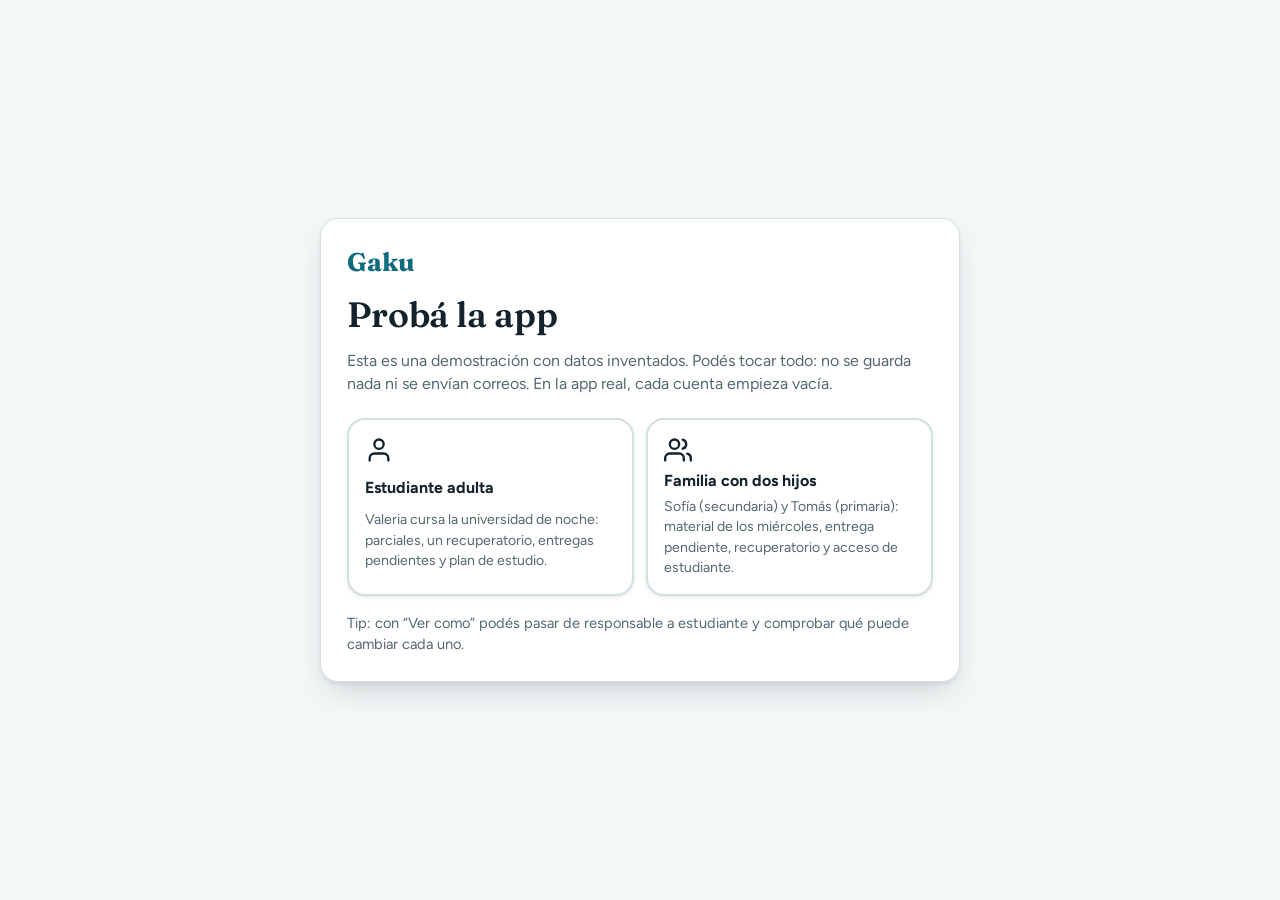
<file: demo.html>
<!doctype html><html lang="es"><head><meta charset="utf-8"><meta name="viewport" content="width=device-width, initial-scale=1, viewport-fit=cover"><title>Gaku — demo</title><style>@font-face{font-family:Fraunces;font-style:normal;font-weight:100 900;font-display:swap;src:url([data-uri]) format('woff2')}@font-face{font-family:Figtree;font-style:normal;font-weight:300 900;font-display:swap;src:url([data-uri]) format('woff2')}
:root {
  --bg: #f4f7f8; --surface: #fff; --surface2: #eaf0f2; --ink: #14232b; --muted: #55676f; --line: #d3dfe3;
  --accent: #0f6b7d; --accent-ink: #fff; --accent-soft: #d8edf1; --accent2: #3f8f6b;
  --ok: #276f4d; --warn: #8f5500; --bad: #b0372b; --info: #28589f;
  --s0: #0f6b7d; --s1: #3f8f6b; --s2: #b9740f; --s3: #a04a8f; --s4: #4a6fc4; --s5: #c0503f; --s6: #6b8e23; --s7: #7a5c3e;
  --shadow: 0 1px 2px rgba(20, 35, 43, .06), 0 8px 24px rgba(20, 35, 43, .08);
  --r: 14px; --fs: 16px; color-scheme: light;
}
:root[data-pal=plum] { --bg: #faf6f9; --surface2: #f3eaf1; --ink: #2a1830; --muted: #6a5470; --line: #e5d6e2; --accent: #7b3f8f; --accent-soft: #eddcf2; --accent2: #c46f8d; }
:root[data-mode=dark] { --bg: #0e171c; --surface: #15232a; --surface2: #1c2d36; --ink: #e8f1f4; --muted: #9db1ba; --line: #29414c; --accent: #5cc0d2; --accent-ink: #06222a; --accent-soft: #17353d; --accent2: #6cc79a; --ok: #7fd3a8; --warn: #f2b55e; --bad: #ff9486; --info: #92b8f6; --s0: #4fbfd4; --s1: #6cc79a; --s2: #e3a23f; --s3: #d98ac8; --s4: #86a5ee; --s5: #ec8575; --s6: #a7c95a; --s7: #c4a07a; --shadow: 0 1px 2px rgba(0, 0, 0, .3), 0 8px 24px rgba(0, 0, 0, .3); color-scheme: dark; }
:root[data-mode=dark][data-pal=plum] { --bg: #1a1020; --surface: #251831; --surface2: #2f2040; --ink: #f4e9f7; --muted: #bba5c3; --line: #43305a; --accent: #d7a1ee; --accent-ink: #2a1033; --accent-soft: #3a2550; --accent2: #f0a3bd; }
:root[data-ts=s] { --fs: 14.5px; } :root[data-ts=l] { --fs: 18px; } :root[data-ts=xl] { --fs: 20px; }
@media (prefers-reduced-motion: reduce) { *, *::before, *::after { animation-duration: .001ms !important; transition-duration: .001ms !important; scroll-behavior: auto !important; } }

*, *::before, *::after { box-sizing: border-box; }
html { font-size: var(--fs); -webkit-text-size-adjust: 100%; }
body { margin: 0; background: var(--bg); color: var(--ink); font-family: Figtree, system-ui, -apple-system, 'Segoe UI', Roboto, sans-serif; line-height: 1.45; min-height: 100vh; }
body.noscroll { overflow: hidden; }
h1, h2, h3, h4 { font-family: Fraunces, Georgia, serif; font-weight: 600; margin: 0; line-height: 1.2; text-wrap: balance; letter-spacing: -.01em; }
h1 { font-size: 1.7rem; } h2 { font-size: 1.15rem; } h3 { font-size: 1.1rem; } h4 { font-size: .95rem; margin: .8rem 0 .3rem; }
p { margin: 0 0 .6rem; } a { color: var(--accent); }
button, input, select, textarea { font: inherit; color: inherit; }
button { cursor: pointer; }
:focus-visible { outline: 3px solid var(--accent); outline-offset: 2px; border-radius: 6px; }
.muted { color: var(--muted); } .small { font-size: .85rem; } .sp { flex: 1; } .center { justify-content: center; }
.skip { position: absolute; left: -999px; top: 0; background: var(--accent); color: var(--accent-ink); padding: .5rem 1rem; z-index: 100; } .skip:focus { left: 8px; top: 8px; }
code { background: var(--surface2); padding: .1em .4em; border-radius: 6px; }

/* botones */
.btn { display: inline-flex; align-items: center; justify-content: center; gap: .4rem; min-height: 40px; padding: .45rem .9rem; border-radius: 10px; border: 1px solid var(--line); background: var(--surface); text-decoration: none; color: var(--ink); font-weight: 600; font-size: .92rem; transition: background .15s, border-color .15s; }
.btn:hover { border-color: var(--accent); }
.btn.primary { background: var(--accent); color: var(--accent-ink); border-color: var(--accent); }
.btn.primary:hover { filter: brightness(1.08); }
.btn.danger { background: var(--bad); color: #fff; border-color: var(--bad); }
.btn.danger-o { color: var(--bad); border-color: color-mix(in srgb, var(--bad) 50%, var(--line)); }
.btn.ghost { border-color: transparent; background: transparent; color: var(--accent); }
.btn.block { width: 100%; } .btn.sm { min-height: 34px; padding: .25rem .65rem; font-size: .85rem; } .btn.lg { min-height: 52px; padding: .6rem 1.6rem; font-size: 1.05rem; }
.btn[disabled] { opacity: .5; cursor: not-allowed; }
.ib { display: inline-grid; place-items: center; width: 40px; height: 40px; border-radius: 10px; border: 0; background: transparent; color: var(--ink); } .ib:hover { background: var(--surface2); }
.ib.sm { width: 32px; height: 32px; } .ib.xs { width: 22px; height: 22px; border-radius: 6px; } .ib.on { color: var(--accent); background: var(--accent-soft); }
.btnrow { display: flex; gap: .5rem; align-items: center; margin-top: .8rem; flex-wrap: wrap; } .btnrow.wrap { flex-wrap: wrap; }
.chips { display: flex; flex-wrap: wrap; gap: .4rem; }
.chip { display: inline-flex; align-items: center; gap: .3rem; min-height: 34px; padding: .2rem .75rem; border-radius: 999px; border: 1px solid var(--line); background: var(--surface); font-size: .88rem; text-decoration: none; color: var(--ink); }
.chip.on { background: var(--accent-soft); border-color: var(--accent); color: var(--ink); font-weight: 600; }
.pill { display: inline-flex; align-items: center; gap: .25rem; padding: .08rem .55rem; border-radius: 999px; font-size: .76rem; font-weight: 600; background: var(--surface2); color: var(--ink); white-space: nowrap; }
.pill.ok { background: color-mix(in srgb, var(--ok) 15%, var(--surface)); color: var(--ok); } .pill.warn { background: color-mix(in srgb, var(--warn) 16%, var(--surface)); color: var(--warn); }
.pill.bad { background: color-mix(in srgb, var(--bad) 14%, var(--surface)); color: var(--bad); } .pill.info { background: color-mix(in srgb, var(--info) 14%, var(--surface)); color: var(--info); }
.stag { display: inline-flex; align-items: center; gap: .35rem; font-size: .8rem; color: var(--muted); } .stag i { width: 9px; height: 9px; border-radius: 3px; display: inline-block; }
.tag { font-size: .78rem; color: var(--muted); display: inline-flex; align-items: center; gap: .15rem; }
.warnbox { display: flex; gap: .4rem; align-items: flex-start; padding: .6rem .8rem; border-radius: 10px; background: color-mix(in srgb, var(--warn) 13%, var(--surface)); color: var(--ink); border: 1px solid color-mix(in srgb, var(--warn) 40%, var(--line)); font-size: .9rem; margin: .5rem 0; }
.okmsg { color: var(--ok); font-weight: 600; display: flex; gap: .3rem; align-items: center; } .err { color: var(--bad); font-weight: 600; }
.hint { font-size: .8rem; color: var(--muted); margin: .25rem 0 0; }

/* layout */
.app { min-height: 100vh; display: grid; grid-template-columns: 1fr; }
.col { min-width: 0; display: flex; flex-direction: column; }
.rail { display: none; }
.top { position: sticky; top: 0; z-index: 20; display: flex; align-items: center; gap: .4rem; padding: .5rem max(14px, env(safe-area-inset-right)) .5rem max(14px, env(safe-area-inset-left)); background: color-mix(in srgb, var(--bg) 92%, transparent); backdrop-filter: blur(8px); border-bottom: 1px solid var(--line); }
.brand { display: flex; align-items: center; gap: .55rem; font-family: Fraunces, serif; font-weight: 700; font-size: 1.05rem; }
.logo { display: none; }
.who { min-width: 0; } .whoname { font-weight: 600; color: var(--muted); }
.stu { display: flex; gap: .3rem; overflow-x: auto; } .stub { display: inline-flex; align-items: center; gap: .4rem; border: 1px solid var(--line); background: var(--surface); border-radius: 999px; padding: .15rem .7rem .15rem .2rem; min-height: 36px; } .stub.on { background: var(--accent-soft); border-color: var(--accent); font-weight: 700; }
.ini { display: inline-grid; place-items: center; width: 28px; height: 28px; border-radius: 50%; background: var(--accent); color: var(--accent-ink); font-size: .72rem; font-weight: 700; }
.avatar { width: 38px; height: 38px; border-radius: 50%; border: 0; background: var(--accent-soft); color: var(--accent); font-weight: 700; }
.savest { font-size: .78rem; color: var(--muted); white-space: nowrap; } .savest.ok::before { content: '✓ '; } .savest.bad { color: var(--bad); font-weight: 700; }
.view { flex: 1; padding: 1rem max(16px, env(safe-area-inset-right)) 120px max(16px, env(safe-area-inset-left)); width: 100%; max-width: 1180px; margin: 0 auto; outline: none; }
.bottom { position: fixed; left: 0; right: 0; bottom: 0; z-index: 30; display: grid; grid-template-columns: repeat(5, 1fr); background: var(--surface); border-top: 1px solid var(--line); padding-bottom: env(safe-area-inset-bottom, 0); }
.nl { display: flex; flex-direction: column; align-items: center; gap: 2px; padding: .5rem .2rem; text-decoration: none; color: var(--muted); font-size: .72rem; font-weight: 600; min-height: 56px; justify-content: center; }
.nl.on { color: var(--accent); } .nl.on svg { stroke-width: 2.6; }
.fab { position: fixed; right: max(16px, env(safe-area-inset-right)); bottom: calc(72px + env(safe-area-inset-bottom, 0)); z-index: 31; width: 56px; height: 56px; border-radius: 18px; border: 0; background: var(--accent); color: var(--accent-ink); box-shadow: var(--shadow); display: grid; place-items: center; }
.m-only { display: flex; }
@media (min-width: 760px) {
  .app { grid-template-columns: 220px 1fr; }
  .rail { display: flex; flex-direction: column; gap: 1rem; position: sticky; top: 0; height: 100vh; padding: 1rem .8rem; border-right: 1px solid var(--line); background: var(--surface); overflow-y: auto; }
  .rail nav { display: flex; flex-direction: column; gap: 2px; } .rail hr { border: 0; border-top: 1px solid var(--line); margin: .5rem 0; width: 100%; }
  .rail .nl { flex-direction: row; gap: .7rem; padding: .55rem .7rem; border-radius: 10px; font-size: .92rem; min-height: 42px; justify-content: flex-start; } .rail .nl.on { background: var(--accent-soft); }
  .rail-foot { margin-top: auto; }
  .bottom, .fab, .m-only { display: none; }
  .view { padding-bottom: 60px; }
}
.demo .rail { top: 38px; height: calc(100vh - 38px); }
.demobar { display: flex; align-items: center; gap: .6rem; flex-wrap: wrap; padding: .35rem 1rem; background: var(--warn); color: #fff; font-size: .82rem; position: sticky; top: 0; z-index: 40; grid-column: 1 / -1; }
:root[data-mode=dark] .demobar { color: #1a1200; }
.demobar .btn { min-height: 28px; padding: .1rem .6rem; color: var(--ink); } .demobar select { border-radius: 8px; padding: .1rem .3rem; background: var(--surface); color: var(--ink); border: 1px solid var(--line); }
@media (max-width: 520px) { .dtxt { display: none; } }
.demo .top { top: 38px; } @media (max-width: 520px) { .demo .top { top: 0; } .demobar { position: static; } }

/* páginas */
.page-h { display: flex; align-items: center; justify-content: space-between; gap: .6rem; margin-bottom: .8rem; flex-wrap: wrap; }
.kicker { font-size: .85rem; color: var(--muted); font-weight: 600; margin: 0 0 2px; }
.sec { margin: 1.4rem 0; } .sec-h { display: flex; align-items: center; justify-content: space-between; gap: .5rem; margin-bottom: .4rem; padding-bottom: .35rem; border-bottom: 1px solid var(--line); flex-wrap: wrap; }
.lnk { font-size: .85rem; font-weight: 600; }
.banner { display: flex; align-items: center; gap: .6rem; padding: .7rem .9rem; border-radius: 12px; background: var(--accent-soft); margin: .6rem 0; } .banner.help { background: color-mix(in srgb, var(--warn) 14%, var(--surface)); } .banner .btn { margin-left: auto; }
.empty { display: grid; justify-items: center; gap: .5rem; text-align: center; color: var(--muted); padding: 1.4rem 1rem; } .empty.big { padding: 4rem 1rem; }
.empty svg { opacity: .6; }
.next { display: flex; align-items: center; gap: .9rem; width: 100%; text-align: left; border: 1px solid var(--line); border-left: 6px solid var(--accent); background: var(--surface); padding: .9rem 1rem; border-radius: 14px; margin: .5rem 0 1rem; }
.next.bad { border-left-color: var(--bad); } .next.warn { border-left-color: var(--warn); } .next.ok, .next.calm { border-left-color: var(--ok); }
.ni { display: grid; place-items: center; width: 42px; height: 42px; border-radius: 12px; background: var(--surface2); flex: none; }
.nb { display: grid; gap: 1px; flex: 1; min-width: 0; } .nb small { color: var(--muted); font-weight: 600; font-size: .75rem; text-transform: uppercase; letter-spacing: .05em; } .nb strong { font-family: Fraunces, serif; font-size: 1.15rem; } .nb span { color: var(--muted); font-size: .9rem; }
.grp { margin: .3rem 0 .8rem; } .grp > small { display: block; font-size: .75rem; font-weight: 700; text-transform: uppercase; letter-spacing: .05em; color: var(--muted); margin: .4rem 0 .2rem; } .bad-t { color: var(--bad) !important; }

/* filas */
.row { display: flex; align-items: center; gap: .6rem; width: 100%; padding: .65rem .2rem; border: 0; border-bottom: 1px solid var(--line); background: transparent; text-align: left; text-decoration: none; color: var(--ink); min-height: 52px; }
button.row:hover, a.row:hover, .row:hover { background: color-mix(in srgb, var(--accent) 5%, transparent); }
.row.on { background: var(--accent-soft); }
.row-main { flex: 1; min-width: 0; display: grid; gap: 2px; background: none; border: 0; text-align: left; padding: 0; color: inherit; } button.row-main { cursor: pointer; } .row-main.link .rt { color: var(--accent); }
.rt { font-weight: 600; overflow-wrap: anywhere; } .row.done .rt { text-decoration: line-through; color: var(--muted); } .row.done .rt { text-decoration-thickness: 1px; }
.meta { display: flex; flex-wrap: wrap; align-items: center; gap: .2rem .6rem; font-size: .8rem; color: var(--muted); } .when { display: inline-flex; align-items: center; gap: .2rem; }
.snip { color: var(--muted); font-size: .85rem; overflow: hidden; text-overflow: ellipsis; white-space: nowrap; }
.tick { flex: none; width: 28px; height: 28px; border-radius: 50%; border: 2px solid var(--muted); background: transparent; display: grid; place-items: center; color: var(--accent-ink); } .tick.on { background: var(--ok); border-color: var(--ok); }
.ico { flex: none; width: 34px; height: 34px; border-radius: 10px; background: var(--surface2); display: grid; place-items: center; } .ico.ex { background: color-mix(in srgb, var(--warn) 18%, var(--surface)); color: var(--warn); }
.row.cls { padding-left: 0; } .row.cls.past { opacity: .6; } .row.cls.canc .rt { text-decoration: line-through; color: var(--muted); } .row.cls.now { background: color-mix(in srgb, var(--ok) 9%, var(--surface)); border-radius: 12px; }
.ctime { width: 4.3rem; flex: none; display: grid; text-align: right; line-height: 1.15; } .ctime b { font-variant-numeric: tabular-nums; } .ctime small { color: var(--muted); }
.cbar { width: 5px; align-self: stretch; border-radius: 4px; background: var(--c, var(--accent)); flex: none; min-height: 28px; } .cbar.big { height: 40px; width: 6px; }
.timeline { display: grid; } .allday { margin-bottom: .6rem; padding-bottom: .4rem; border-bottom: 1px dashed var(--line); } .allday > small { font-size: .75rem; font-weight: 700; text-transform: uppercase; color: var(--muted); letter-spacing: .05em; }
.nowline { display: flex; align-items: center; gap: .5rem; color: var(--bad); font-size: .78rem; font-weight: 700; margin: 2px 0; } .nowline::after { content: ''; flex: 1; height: 2px; background: var(--bad); border-radius: 2px; }
.chipline { display: flex; flex-wrap: wrap; gap: .3rem .9rem; }
.qn input, .filters input, .searchbar input { width: 100%; min-height: 44px; padding: .5rem .8rem; border-radius: 12px; border: 1px solid var(--line); background: var(--surface); }
.searchbar { display: flex; align-items: center; gap: .5rem; padding: 0 .8rem; border: 1px solid var(--line); border-radius: 12px; background: var(--surface); margin-bottom: 1rem; } .searchbar input { border: 0; background: transparent; }
.stack { display: grid; gap: .6rem; } .stack.sm { gap: .2rem; }

/* agenda */
.seg { display: inline-flex; border: 1px solid var(--line); border-radius: 10px; overflow: hidden; background: var(--surface); } .seg button { border: 0; background: transparent; padding: .4rem .8rem; min-height: 38px; font-weight: 600; font-size: .88rem; } .seg button.on { background: var(--accent); color: var(--accent-ink); }
.ag-nav { display: flex; align-items: center; gap: .3rem; margin-bottom: .8rem; } .ag-title { flex: 1; text-align: center; font-family: Fraunces, serif; font-size: 1.1rem; }
.weekgrid { display: grid; grid-template-columns: 1fr; gap: .8rem; } .daybox { border: 1px solid var(--line); border-radius: 14px; padding: .5rem .7rem .7rem; background: var(--surface); min-width: 0; } .daybox.today { border-color: var(--accent); box-shadow: 0 0 0 1px var(--accent); }
.dayh { display: flex; align-items: center; gap: .5rem; background: none; border: 0; padding: .2rem 0 .4rem; font-weight: 700; width: 100%; text-align: left; } .dayh span { font-family: Fraunces, serif; font-size: 1.2rem; }
.daybox .row { padding: .4rem 0; min-height: 44px; }
@media (min-width: 1000px) { .weekgrid { grid-template-columns: repeat(7, minmax(0, 1fr)); gap: .5rem; } .weekgrid .daybox { padding: .4rem; } .weekgrid .ctime { width: 2.6rem; font-size: .78rem; } .weekgrid .ctime small { display: none; } .weekgrid .meta .pill { display: none; } .weekgrid .tick { width: 22px; height: 22px; } .weekgrid .btn.sm, .weekgrid .row .btn { display: none; } .weekgrid .row { flex-wrap: wrap; } }
.mgrid { display: grid; grid-template-columns: repeat(7, 1fr); gap: 3px; } .mh { text-align: center; font-size: .75rem; font-weight: 700; color: var(--muted); padding: .2rem 0; }
.mc { aspect-ratio: 1 / .85; min-height: 46px; display: flex; flex-direction: column; align-items: center; justify-content: flex-start; gap: 3px; padding: 4px 2px; border-radius: 10px; border: 1px solid var(--line); background: var(--surface); } .mc.out { opacity: .45; } .mc.today { border-color: var(--accent); font-weight: 800; } .mc.sel { background: var(--accent-soft); box-shadow: 0 0 0 2px var(--accent); } .mc.off { background: repeating-linear-gradient(45deg, var(--surface), var(--surface) 6px, var(--surface2) 6px, var(--surface2) 12px); }
.dots { display: flex; gap: 3px; } .dots i, .legend i { min-width: 8px; height: 8px; border-radius: 50%; display: inline-grid; place-items: center; font-size: .55rem; font-style: normal; color: #fff; } .dots .t, .legend .t { background: var(--info); min-width: 12px; height: 12px; border-radius: 4px; } .dots .c, .legend .c { background: var(--accent); } .dots .e, .legend .e { background: var(--warn); min-width: 12px; height: 12px; border-radius: 4px; font-weight: 800; }
.legend { color: var(--muted); font-size: .78rem; display: flex; gap: .4rem; align-items: center; flex-wrap: wrap; margin-top: .5rem; }
.split { display: grid; gap: 1rem; } @media (min-width: 900px) { .split { grid-template-columns: minmax(320px, 1fr) minmax(300px, 1fr); align-items: start; } }

/* master / detalle */
.md { display: grid; gap: 1.2rem; } .md .detail { min-width: 0; } .md .master { min-width: 0; }
.has-detail .md .master { display: none; } .md .detail:empty { display: none; }
.v-materias:not(.has-detail) .md .detail, .v-apuntes:not(.has-detail) .md .detail { display: none; }
@media (min-width: 900px) { .md { grid-template-columns: 330px 1fr; align-items: start; } .has-detail .md .master, .v-materias:not(.has-detail) .md .detail, .v-apuntes:not(.has-detail) .md .detail { display: block; } .md .master { position: sticky; top: 70px; max-height: calc(100vh - 90px); overflow-y: auto; padding-right: .3rem; } .back { display: none !important; } }
.scard { display: flex; align-items: center; gap: .7rem; padding: .7rem .8rem; border: 1px solid var(--line); border-radius: 14px; margin-bottom: .5rem; text-decoration: none; color: var(--ink); background: var(--surface); } .scard.on { border-color: var(--accent); background: var(--accent-soft); }
.sc-b { display: grid; flex: 1; min-width: 0; } .sc-b small { color: var(--muted); }
.sd-h { display: flex; align-items: center; gap: .5rem; margin-bottom: .6rem; flex-wrap: wrap; }
.tabs { display: flex; gap: .2rem; overflow-x: auto; border-bottom: 1px solid var(--line); margin-bottom: 1rem; } .tabs a { padding: .55rem .8rem; text-decoration: none; color: var(--muted); font-weight: 600; border-bottom: 3px solid transparent; white-space: nowrap; } .tabs a.on { color: var(--accent); border-bottom-color: var(--accent); }
.facts { display: grid; grid-template-columns: repeat(auto-fit, minmax(160px, 1fr)); gap: .6rem; margin-bottom: 1rem; } .fact { padding: .6rem .8rem; border-radius: 12px; background: var(--surface); border: 1px solid var(--line); display: grid; } .fact small { color: var(--muted); font-size: .75rem; text-transform: uppercase; letter-spacing: .05em; font-weight: 700; } .fact strong { font-size: 1rem; }
.avg { display: flex; align-items: center; gap: .8rem; } .avg-n { font-family: Fraunces, serif; font-size: 2.4rem; font-weight: 700; }
.gbar { position: relative; height: 10px; border-radius: 6px; background: var(--surface2); margin: .5rem 0; } .gbar i { position: absolute; inset: 0 auto 0 0; border-radius: 6px; background: var(--ok); } .gbar i.bad { background: var(--bad); } .gbar b { position: absolute; top: -4px; bottom: -4px; width: 2px; background: var(--ink); }
.glist { list-style: none; padding: 0; margin: .4rem 0; } .glist li { display: flex; justify-content: space-between; gap: .8rem; padding: .35rem 0; border-bottom: 1px dashed var(--line); font-size: .9rem; } .glist small { color: var(--muted); }
.filters { display: grid; gap: .5rem; margin-bottom: .8rem; } .filters select { min-height: 42px; border-radius: 10px; border: 1px solid var(--line); background: var(--surface); padding: 0 .6rem; }

/* editor de apuntes */
.ne { display: grid; gap: .7rem; }
.title-in { flex: 1; min-width: 160px; font-family: Fraunces, serif; font-size: 1.4rem; font-weight: 600; border: 0; background: transparent; border-bottom: 2px solid transparent; padding: .2rem 0; } .title-in:focus { outline: 0; border-bottom-color: var(--accent); }
.privnote { font-size: .8rem; color: var(--muted); display: flex; align-items: center; gap: .3rem; margin: 0; }
.nmeta { display: grid; grid-template-columns: repeat(auto-fit, minmax(150px, 1fr)); gap: .5rem; } .nmeta label { font-size: .75rem; font-weight: 700; color: var(--muted); display: grid; gap: 2px; text-transform: uppercase; letter-spacing: .04em; } .nmeta select, .nmeta input { min-height: 38px; border: 1px solid var(--line); border-radius: 8px; background: var(--surface); padding: 0 .5rem; font-weight: 400; text-transform: none; letter-spacing: 0; }
.toolbar { display: flex; gap: .2rem; flex-wrap: wrap; padding: .3rem; border: 1px solid var(--line); border-radius: 10px; background: var(--surface); } .tbtn { min-width: 36px; height: 36px; border-radius: 8px; border: 0; background: transparent; font-weight: 700; } .tbtn:hover { background: var(--surface2); }
.editor { min-height: 280px; padding: 1rem; border: 1px solid var(--line); border-radius: 12px; background: var(--surface); line-height: 1.6; outline: none; } .editor:focus { border-color: var(--accent); box-shadow: 0 0 0 2px var(--accent-soft); } .editor h3 { margin: .6rem 0 .2rem; } .editor ul, .editor ol { padding-left: 1.4rem; margin: .3rem 0; }
.ck { position: relative; padding: .15rem 0 .15rem 2rem; min-height: 1.6rem; } .ck::before { content: ''; position: absolute; left: 0; top: .3rem; width: 1.15rem; height: 1.15rem; border: 2px solid var(--muted); border-radius: 5px; cursor: pointer; } .ck.done { color: var(--muted); text-decoration: line-through; } .ck.done::before { background: var(--ok); border-color: var(--ok); } .ck.done::after { content: '✓'; position: absolute; left: .18rem; top: .1rem; color: #fff; font-size: .85rem; font-weight: 800; }
.nacts { display: flex; gap: .4rem; flex-wrap: wrap; align-items: center; } .nacts small { font-weight: 700; color: var(--muted); }
.made { display: flex; gap: .4rem; flex-wrap: wrap; align-items: center; } .made small { font-weight: 700; color: var(--muted); }
.nfoot { display: grid; gap: .5rem; } .tags { display: flex; gap: .4rem; flex-wrap: wrap; align-items: center; } .tags input { border: 1px dashed var(--line); border-radius: 8px; padding: .2rem .5rem; background: transparent; width: 9rem; } .nl2 { display: flex; gap: .5rem; flex-wrap: wrap; align-items: center; } .nlinks { display: flex; gap: .4rem; flex-wrap: wrap; }

/* formularios */
.form { display: flex; flex-wrap: wrap; gap: .8rem; } .field { flex: 1 1 100%; min-width: 0; display: grid; gap: .25rem; align-content: start; } .field.half { flex: 1 1 calc(50% - .4rem); min-width: 140px; }
.field > label { font-weight: 600; font-size: .85rem; } .req { color: var(--bad); }
input[type=text], input[type=email], input[type=password], input[type=url], input[type=number], input[type=date], input[type=time], input[type=search], select, textarea { width: 100%; min-height: 42px; padding: .45rem .65rem; border: 1px solid var(--line); border-radius: 10px; background: var(--surface); } textarea { resize: vertical; min-height: 80px; }
input:focus, select:focus, textarea:focus { border-color: var(--accent); }
.dt { display: grid; grid-template-columns: 1.4fr 1fr; gap: .5rem; } .chk { display: flex; gap: .6rem; align-items: center; min-height: 40px; } .chk input { width: 20px; height: 20px; accent-color: var(--accent); } .chk.big { font-weight: 600; margin: .4rem 0; }
.le { display: grid; gap: .4rem; } .le-row { display: flex; gap: .4rem; align-items: center; } .le-row input[type=text], .le-row input[type=url] { flex: 1; min-width: 0; } .le-row input[type=checkbox] { width: 20px; height: 20px; accent-color: var(--accent); } .le-row select { width: auto; min-height: 36px; }
.swatches { display: flex; gap: .5rem; flex-wrap: wrap; } .sw { width: 36px; height: 36px; border-radius: 50%; border: 3px solid transparent; display: grid; place-items: center; color: #fff; } .sw.on { border-color: var(--ink); }
.inline { display: flex; gap: .5rem; }
.cfg { display: grid; gap: .8rem; } .row-inputs { display: grid; grid-template-columns: repeat(auto-fit, minmax(110px, 1fr)); gap: .6rem; } .lbl { display: grid; gap: 2px; font-size: .8rem; font-weight: 600; }

/* hoja / diálogo */
.overlay { position: fixed; inset: 0; z-index: 60; background: rgba(8, 16, 20, .55); display: flex; align-items: flex-end; justify-content: center; }
.sheet { width: 100%; max-width: 560px; max-height: 92vh; display: flex; flex-direction: column; background: var(--surface); border-radius: 20px 20px 0 0; box-shadow: var(--shadow); animation: up .2s ease-out; padding-bottom: env(safe-area-inset-bottom, 0); } .sheet.wide { max-width: 720px; }
@keyframes up { from { transform: translateY(24px); opacity: 0; } to { transform: none; opacity: 1; } }
.sheet-head { display: flex; align-items: center; justify-content: space-between; padding: .8rem 1rem .4rem 1.2rem; } .sheet-body { overflow-y: auto; padding: .4rem 1.2rem 1.2rem; display: grid; gap: .8rem; align-content: start; }
@media (min-width: 760px) { .overlay { align-items: center; } .sheet { border-radius: 20px; } }
.cf-msg { font-weight: 600; font-size: 1.05rem; }
.qa { display: grid; grid-template-columns: repeat(auto-fit, minmax(130px, 1fr)); gap: .6rem; } .qa-b { display: grid; justify-items: center; gap: .4rem; padding: 1rem .5rem; border: 1px solid var(--line); border-radius: 14px; background: var(--surface); font-weight: 600; } .qa-b:hover { border-color: var(--accent); background: var(--accent-soft); }
#toasts { position: fixed; z-index: 90; left: 50%; transform: translateX(-50%); bottom: calc(80px + env(safe-area-inset-bottom, 0)); display: grid; gap: .4rem; width: min(92vw, 420px); }
.toast { background: var(--ink); color: var(--bg); padding: .7rem 1rem; border-radius: 12px; font-weight: 600; box-shadow: var(--shadow); animation: up .2s; } .toast.bad { background: var(--bad); color: #fff; } .toast.out { opacity: 0; transition: opacity .4s; }
@media (min-width: 760px) { #toasts { bottom: 24px; } }

/* acceso y onboarding */
.auth { min-height: 100vh; display: grid; place-items: center; padding: 1.2rem; } .auth-card { width: 100%; max-width: 420px; background: var(--surface); border: 1px solid var(--line); border-radius: 20px; padding: 1.6rem; box-shadow: var(--shadow); display: grid; gap: .8rem; } .auth-card.wide { max-width: 640px; }
.brand-lg { display: flex; align-items: center; gap: .6rem; font-family: Fraunces, serif; font-weight: 700; font-size: 1.15rem; }
.links { display: flex; justify-content: space-between; gap: 1rem; flex-wrap: wrap; font-size: .9rem; margin: 0; }
.onb { min-height: 100vh; padding: 1rem; display: grid; place-items: start center; } .onb-card { width: 100%; max-width: 720px; background: var(--surface); border: 1px solid var(--line); border-radius: 20px; padding: 1.4rem; display: grid; gap: 1rem; box-shadow: var(--shadow); margin-top: 1rem; }
.onb-top { display: flex; justify-content: space-between; align-items: center; flex-wrap: wrap; gap: .4rem; } .onb-top p { margin: 0; }
.prog { display: grid; grid-template-columns: repeat(5, 1fr); gap: 6px; } .prog i { height: 6px; border-radius: 4px; background: var(--surface2); } .prog i.on { background: var(--accent); }
.onb-body { display: grid; gap: .9rem; }
.choice { display: grid; grid-template-columns: repeat(auto-fit, minmax(220px, 1fr)); gap: .8rem; } .ch { display: grid; gap: .3rem; justify-items: start; text-align: left; padding: 1rem; border-radius: 16px; border: 2px solid var(--line); background: var(--surface); } .ch span { color: var(--muted); font-size: .88rem; } .ch.on, .ch:hover { border-color: var(--accent); background: var(--accent-soft); }
.swatchrow { display: flex; gap: 4px; } .swatchrow i { width: 26px; height: 26px; border-radius: 8px; display: block; }
.pal-ocean .swatchrow i:nth-child(1) { background: #0f6b7d; } .pal-ocean .swatchrow i:nth-child(2) { background: #2a4f6e; } .pal-ocean .swatchrow i:nth-child(3) { background: #9fd1b5; }
.pal-plum .swatchrow i:nth-child(1) { background: #7b3f8f; } .pal-plum .swatchrow i:nth-child(2) { background: #b9a4e0; } .pal-plum .swatchrow i:nth-child(3) { background: #d98aa5; }
.card { border: 1px solid var(--line); border-radius: 14px; padding: .9rem; background: var(--surface); } .card.row { display: flex; justify-content: space-between; align-items: center; } .card-h { display: flex; justify-content: space-between; align-items: center; margin-bottom: .6rem; }
.menu { display: grid; gap: .5rem; } .mrow { display: flex; align-items: center; gap: .8rem; padding: .8rem; border: 1px solid var(--line); border-radius: 14px; text-decoration: none; color: var(--ink); background: var(--surface); } .mrow span:nth-child(2) { display: grid; flex: 1; } .mrow small { color: var(--muted); }
.bigcode { font-family: ui-monospace, monospace; font-size: 1.8rem; letter-spacing: .15em; text-align: center; font-weight: 700; margin: .5rem 0; }
.mailstat { margin-top: .8rem; } details summary { cursor: pointer; font-weight: 600; margin: .4rem 0; }

/* estudio */
.ex-prog { display: grid; gap: .3rem; padding: .6rem 0; border-bottom: 1px solid var(--line); } .pbar { height: 8px; background: var(--surface2); border-radius: 6px; overflow: hidden; } .pbar i { display: block; height: 100%; background: var(--accent); border-radius: 6px; transition: width .3s; }
.srow { display: flex; align-items: center; } .srow .row { flex: 1; }
.tips { margin: 0; padding-left: 1.2rem; display: grid; gap: .3rem; }
.big-clock { font-family: Fraunces, serif; font-size: 4.5rem; text-align: center; font-variant-numeric: tabular-nums; font-weight: 600; margin: .4rem 0; }
.quiz { display: grid; gap: .8rem; } .qtext { font-family: Fraunces, serif; font-size: 1.3rem; margin: 0; } .qans { padding: .8rem; background: var(--accent-soft); border-radius: 12px; }
.sheet .grp { margin: 0; }
@media print { .rail, .bottom, .fab, .top, .demobar { display: none !important; } }

.demobar label { display: inline-flex; align-items: center; gap: .4rem; margin: 0; }
@media (max-width: 520px) { .demobar { padding: .3rem .7rem; gap: .4rem; } .demobar label { font-size: 0; } .demobar label select { font-size: .8rem; max-width: 150px; } .top .brand span:last-child { display: none; } .stub .nm { max-width: 6.5rem; overflow: hidden; text-overflow: ellipsis; white-space: nowrap; } .stub:not(.on) .nm { display: none; } .stub:not(.on) { padding-right: .2rem; } }
.ne .sd-h .sp { display: none; } .title-in { flex: 3 1 240px; min-width: 0; width: auto; } .ne .sd-h { gap: .3rem; }
.ne .sd-h .savest { margin-left: auto; }
.banner svg, .next svg, .warnbox svg { flex: none; }


/* ===== marca: solo el nombre ===== */
.brand, .brand-lg { font-family: Fraunces, serif; font-weight: 700; letter-spacing: .01em; }
.brand-lg { font-size: 1.6rem; color: var(--accent); }
.brand { font-size: 1.25rem; color: var(--accent); }
.gk-banner { display: flex; align-items: center; gap: .6rem; flex-wrap: wrap; padding: .55rem .9rem; margin: 0 0 .9rem; border-radius: 12px; background: var(--accent-soft); border: 1px solid color-mix(in srgb, var(--accent) 35%, var(--line)); font-size: .92rem; }
.gk-banner.bad { background: color-mix(in srgb, var(--bad) 12%, var(--surface)); border-color: color-mix(in srgb, var(--bad) 45%, var(--line)); }
.gk-banner .sp { flex: 1; }
.lockcard .k { font: 700 1.1rem ui-monospace, Menlo, Consolas, monospace; letter-spacing: .05em; }
.lockcard .fine { font-size: .82rem; color: var(--muted); }
.embed .demobar { display: none; } .embed .demo .top { top: 0; }

/* ===== mejoras visuales: tamaños, sombras, relieve y movimiento (solo estilo) ===== */
:root { --r: 16px; --sh1: 0 1px 2px rgba(20, 35, 43, .06), 0 2px 8px -2px rgba(20, 35, 43, .08); --sh2: 0 2px 4px rgba(20, 35, 43, .06), 0 14px 30px -10px rgba(20, 35, 43, .22); --ease: .2s ease; }
:root[data-mode=dark] { --sh1: 0 1px 2px rgba(0, 0, 0, .35), 0 2px 8px -2px rgba(0, 0, 0, .4); --sh2: 0 2px 4px rgba(0, 0, 0, .4), 0 14px 30px -10px rgba(0, 0, 0, .65); }

/* tamaños y espacio */
h1 { font-size: clamp(1.7rem, 1.35rem + 1.1vw, 2.2rem); }
h2 { font-size: clamp(1.15rem, 1.05rem + .45vw, 1.4rem); }
h3 { font-size: clamp(1.1rem, 1.03rem + .3vw, 1.25rem); }
.small, .hint, .tag, .stag, .savest { font-size: clamp(.85rem, .82rem + .12vw, .92rem); }
.meta { font-size: clamp(.82rem, .8rem + .1vw, .88rem); }
.kicker { font-size: clamp(.88rem, .85rem + .12vw, .96rem); }
.nb strong { font-size: clamp(1.15rem, 1.08rem + .3vw, 1.3rem); }
.view { padding-top: 1.4rem; }
@media (min-width: 1500px) { .view { max-width: 1280px; } }
@media (min-width: 760px) { .app { grid-template-columns: 228px 1fr; } .view { padding-top: 1.8rem; padding-left: clamp(20px, 1.6vw, 28px); padding-right: clamp(20px, 1.6vw, 28px); } }
@media (min-width: 1000px) { .weekgrid { gap: .4rem; } .weekgrid .daybox { padding: .35rem; } .weekgrid .rt { overflow-wrap: break-word; hyphens: auto; } }
.page-h { margin-bottom: 1.1rem; }
.sec { margin: 1.9rem 0; }
.sec-h { margin-bottom: .6rem; padding-bottom: .5rem; }
.stack { gap: .85rem; }
.stack.sm { gap: .3rem; }
.scard { margin-bottom: .75rem; padding: .85rem 1rem; }
.facts { gap: .85rem; }
.qa { gap: .85rem; }
.form { gap: 1rem; }
.cfg { gap: 1rem; }
.menu { gap: .7rem; }
.row { min-height: 56px; padding-top: .75rem; padding-bottom: .75rem; }
.btn { min-height: 44px; padding: .55rem 1.1rem; font-size: .95rem; }
.btn.sm { min-height: 36px; padding: .3rem .75rem; font-size: .88rem; }
.btn.lg { min-height: 56px; padding: .7rem 1.8rem; font-size: 1.08rem; }
.chip, .stub { min-height: 38px; }
input[type=text], input[type=email], input[type=password], input[type=url], input[type=number], input[type=date], input[type=time], input[type=search], select, textarea { min-height: 46px; padding: .55rem .8rem; border-radius: 12px; font-size: 1rem; transition: border-color var(--ease), box-shadow var(--ease), background var(--ease); }
.qn input, .filters input, .searchbar input { min-height: 48px; }
.filters select { min-height: 46px; }
.field > label, .lbl { font-size: .9rem; }
.chk { min-height: 44px; }
.weekgrid .meta { font-size: .8rem; }

/* tarjetas */
.card, .scard, .daybox, .fact, .mrow, .qa-b, .ch, .next, .stub, .auth-card, .onb-card, .gk-banner, .banner { border-radius: 18px; }
.card, .scard, .daybox, .fact, .mrow, .qa-b, .ch, .next { box-shadow: var(--sh1); transition: transform var(--ease), box-shadow var(--ease), border-color var(--ease), background var(--ease); }
.card { padding: 1.1rem 1.15rem; }
.daybox { padding: .6rem .85rem .8rem; }
.auth-card, .onb-card { box-shadow: var(--sh2); }
.sheet { box-shadow: var(--sh2); }
@media (min-width: 760px) { .sheet { border-radius: 22px; } }
.overlay { backdrop-filter: blur(3px); }
@media (hover: hover) and (pointer: fine) {
  .card:not(:has(input, select, textarea)):hover, .scard:hover, .fact:hover, .mrow:hover, .qa-b:hover, .ch:hover, button.next:hover, a.next:hover { transform: translateY(-2px); box-shadow: var(--sh2); }
  .card:hover, .daybox:hover { box-shadow: var(--sh2); }
  .scard:hover, .mrow:hover { border-color: color-mix(in srgb, var(--accent) 55%, var(--line)); }
}
.next { padding: 1.05rem 1.2rem; }
.ni { width: 46px; height: 46px; border-radius: 14px; }
.daybox.today { box-shadow: 0 0 0 1px var(--accent), var(--sh1); }
.mc { transition: transform var(--ease), box-shadow var(--ease), border-color var(--ease); }

/* botones */
.btn { box-shadow: 0 1px 2px rgba(20, 35, 43, .07); transition: background var(--ease), border-color var(--ease), box-shadow var(--ease), transform var(--ease), filter var(--ease), color var(--ease); }
.btn:hover { box-shadow: 0 4px 12px -4px rgba(20, 35, 43, .22); }
.btn:active { transform: scale(.98); box-shadow: 0 1px 2px rgba(20, 35, 43, .1); }
.btn.primary { box-shadow: inset 0 1px 0 rgba(255, 255, 255, .2), 0 6px 14px -8px var(--accent); }
.btn.primary:hover { box-shadow: inset 0 1px 0 rgba(255, 255, 255, .22), 0 10px 22px -8px var(--accent); }
.btn.danger { box-shadow: inset 0 1px 0 rgba(255, 255, 255, .18), 0 6px 14px -8px var(--bad); }
.btn.danger:hover { filter: brightness(1.08); box-shadow: inset 0 1px 0 rgba(255, 255, 255, .2), 0 10px 22px -8px var(--bad); }
.btn.danger-o:hover { background: color-mix(in srgb, var(--bad) 9%, var(--surface)); border-color: var(--bad); }
.btn.ghost { box-shadow: none; }
.btn.ghost:hover { background: var(--accent-soft); box-shadow: none; }
.btn[disabled], .btn[disabled]:hover, .btn[disabled]:active { box-shadow: none; transform: none; filter: none; }
.ib { transition: background var(--ease), color var(--ease), transform var(--ease); }
.ib:active { transform: scale(.94); }
.fab { width: 60px; height: 60px; border-radius: 20px; box-shadow: var(--sh2); transition: transform var(--ease), box-shadow var(--ease), filter var(--ease); }
.fab:hover { filter: brightness(1.08); }
.fab:active { transform: scale(.95); }
.chip, .seg button, .tabs a, .stub, .tick { transition: background var(--ease), border-color var(--ease), color var(--ease), box-shadow var(--ease), transform var(--ease); }
.chip:hover { border-color: var(--accent); }
.tick:hover { border-color: var(--accent); transform: scale(1.06); }
.seg button:hover:not(.on) { background: var(--surface2); }
.tabs a:hover:not(.on) { color: var(--ink); border-bottom-color: var(--line); }
.row { transition: background var(--ease); }

/* barra lateral y navegación inferior */
.nl { transition: background var(--ease), color var(--ease); }
.nl svg { transition: transform var(--ease), stroke-width var(--ease); }
.bottom .nl svg { width: 24px; height: 24px; }
.bottom .nl { font-size: .74rem; }
@media (min-width: 760px) {
  .rail { padding: 1.2rem .9rem; box-shadow: 1px 0 0 var(--line); }
  .rail .nl { position: relative; padding: .65rem .8rem; gap: .8rem; font-size: .95rem; min-height: 46px; }
  .rail .nl svg { width: 22px; height: 22px; flex: none; }
  .rail .nl:hover { background: color-mix(in srgb, var(--accent) 8%, transparent); color: var(--ink); }
  .rail .nl:hover svg { transform: scale(1.08); }
  .rail .nl.on { background: var(--accent-soft); color: var(--accent); font-weight: 700; }
  .rail .nl.on::before { content: ''; position: absolute; left: -.9rem; top: 9px; bottom: 9px; width: 4px; border-radius: 0 4px 4px 0; background: var(--accent); }
  .rail .brand { font-size: 1.5rem; padding-left: .3rem; }
  .rail .btn.primary { min-height: 48px; }
}

/* estados vacíos */
.empty { gap: .8rem; padding: 2rem 1rem; font-size: clamp(1rem, .96rem + .2vw, 1.1rem); }
.empty.big { padding: 4.5rem 1rem; }
.empty svg { box-sizing: content-box; width: 40px; height: 40px; padding: 16px; border-radius: 50%; background: var(--accent-soft); color: var(--accent); opacity: 1; }
.empty .btn { min-height: 48px; padding: .6rem 1.4rem; font-size: 1rem; }
.empty .btn:not(.primary):not(.ghost) { border-color: var(--accent); color: var(--accent); font-weight: 700; background: var(--accent-soft); }

/* foco de teclado */
:focus-visible { outline: 2px solid var(--accent); outline-offset: 2px; }
input:focus-visible, select:focus-visible, textarea:focus-visible { outline: 2px solid var(--accent); outline-offset: 1px; }
input:focus, select:focus, textarea:focus { border-color: var(--accent); box-shadow: 0 0 0 4px color-mix(in srgb, var(--accent) 18%, transparent); }
.editor:focus { box-shadow: 0 0 0 4px color-mix(in srgb, var(--accent) 18%, transparent); }

/* movimiento reducido: sin transiciones ni desplazamientos */
@media (prefers-reduced-motion: reduce) {
  .card:hover, .scard:hover, .fact:hover, .mrow:hover, .qa-b:hover, .ch:hover, .next:hover, .btn:active, .ib:active, .fab:active, .tick:hover, .rail .nl:hover svg { transform: none !important; }
  .sheet, .toast, .overlay { animation: none !important; }
  * { transition: none !important; }
}
</style></head><body><div id="root"></div><script>window.MRE_DEMO=true;
'use strict';
/* ===== Núcleo: utilidades, DOM, iconos, fechas, estado, API ===== */
const BRAND = window.MRE_BRAND || (() => { try { return JSON.parse(document.querySelector('meta[name=mre-brand]').content); } catch (e) { return { name: 'Gaku', short: 'Gaku' }; } })();
const DEMO = !!window.MRE_DEMO;
const LOCAL = !!window.GAKU_LOCAL;   // versión de un solo archivo (pago único)
const NOSRV = DEMO || LOCAL;        // sin servidor propio: sin correo, sin adjuntos, sin cuentas
const $ = (s, r = document) => r.querySelector(s);
/* append tolerante: aplana listas e ignora null/false */
(() => { const o = Element.prototype.append; Element.prototype.append = function (...a) { return o.apply(this, a.flat(Infinity).filter((x) => x != null && x !== false)); }; })();

function h(tag, a, ...kids) {
  const el = document.createElement(tag);
  if (a) for (const k in a) {
    const v = a[k];
    if (v == null || v === false) continue;
    if (k === 'class') el.className = v;
    else if (k.startsWith('on')) el.addEventListener(k.slice(2), v);
    else if (k === 'html') el.innerHTML = v;
    else if (k === 'value' || k === 'checked' || k === 'disabled' || k === 'selected') el[k] = v;
    else if (k === 'style' && typeof v === 'object') { for (const sk in v) sk.startsWith('--') ? el.style.setProperty(sk, v[sk]) : (el.style[sk] = v[sk]); }
    else if (v === true) el.setAttribute(k, '');
    else el.setAttribute(k, v);
  }
  add(el, kids);
  return el;
}
function add(el, kids) { for (const c of kids.flat(Infinity)) { if (c == null || c === false) continue; el.append(c.nodeType ? c : document.createTextNode(String(c))); } return el; }
const clear = (el) => { while (el.firstChild) el.removeChild(el.firstChild); return el; };
const esc = (s) => String(s ?? '').replace(/[&<>"']/g, (c) => ({ '&': '&amp;', '<': '&lt;', '>': '&gt;', '"': '&quot;', "'": '&#39;' }[c]));
const uid = () => { const a = 'abcdefghijklmnopqrstuvwxyz0123456789'; let s = ''; const r = crypto.getRandomValues(new Uint8Array(12)); for (const b of r) s += a[b % 36]; return s; };
const debounce = (fn, ms) => { let t; const f = (...a) => { clearTimeout(t); t = setTimeout(() => fn(...a), ms); }; f.flush = (...a) => { clearTimeout(t); fn(...a); }; f.cancel = () => clearTimeout(t); return f; };
const by = (f, dir = 1) => (a, b) => { const x = f(a), y = f(b); return x < y ? -dir : x > y ? dir : 0; };
const plural = (n, a, b) => n === 1 ? `${n} ${a}` : `${n} ${b}`;
const norm = (s) => String(s ?? '').normalize('NFD').replace(/[̀-ͯ]/g, '').toLowerCase();

/* ---------- iconos ---------- */
const IC = {
  home: 'M3 9l9-7 9 7v11a2 2 0 0 1-2 2H5a2 2 0 0 1-2-2z M9 22V12h6v10',
  calendar: 'M5 4h14a2 2 0 0 1 2 2v14a2 2 0 0 1-2 2H5a2 2 0 0 1-2-2V6a2 2 0 0 1 2-2z M16 2v4 M8 2v4 M3 10h18',
  book: 'M4 19.5A2.5 2.5 0 0 1 6.5 17H20 M6.5 2H20v20H6.5A2.5 2.5 0 0 1 4 19.5v-15A2.5 2.5 0 0 1 6.5 2z',
  note: 'M14 2H6a2 2 0 0 0-2 2v16a2 2 0 0 0 2 2h12a2 2 0 0 0 2-2V8z M14 2v6h6 M16 13H8 M16 17H8 M10 9H8',
  more: 'M3 6h18 M3 12h18 M3 18h18',
  plus: 'M12 5v14 M5 12h14',
  search: 'M11 19a8 8 0 1 0 0-16 8 8 0 0 0 0 16z M21 21l-4.35-4.35',
  check: 'M20 6L9 17l-5-5',
  x: 'M18 6L6 18 M6 6l12 12',
  clock: 'M12 22a10 10 0 1 0 0-20 10 10 0 0 0 0 20z M12 6v6l4 2',
  bag: 'M4 7h16a2 2 0 0 1 2 2v10a2 2 0 0 1-2 2H4a2 2 0 0 1-2-2V9a2 2 0 0 1 2-2z M16 21V5a2 2 0 0 0-2-2h-4a2 2 0 0 0-2 2v16',
  user: 'M20 21v-2a4 4 0 0 0-4-4H8a4 4 0 0 0-4 4v2 M12 11a4 4 0 1 0 0-8 4 4 0 0 0 0 8z',
  users: 'M17 21v-2a4 4 0 0 0-4-4H5a4 4 0 0 0-4 4v2 M9 11a4 4 0 1 0 0-8 4 4 0 0 0 0 8z M23 21v-2a4 4 0 0 0-3-3.87 M16 3.13a4 4 0 0 1 0 7.75',
  bell: 'M18 8A6 6 0 0 0 6 8c0 7-3 9-3 9h18s-3-2-3-9 M13.73 21a2 2 0 0 1-3.46 0',
  trash: 'M3 6h18 M19 6l-1 14a2 2 0 0 1-2 2H8a2 2 0 0 1-2-2L5 6 M10 11v6 M14 11v6 M9 6V4a1 1 0 0 1 1-1h4a1 1 0 0 1 1 1v2',
  edit: 'M12 20h9 M16.5 3.5a2.12 2.12 0 0 1 3 3L7 19l-4 1 1-4z',
  chevL: 'M15 18l-6-6 6-6', chevR: 'M9 18l6-6-6-6', chevD: 'M6 9l6 6 6-6',
  star: 'M12 2l3.09 6.26L22 9.27l-5 4.87 1.18 6.88L12 17.77l-6.18 3.25L7 14.14 2 9.27l6.91-1.01z',
  link: 'M10 13a5 5 0 0 0 7.54.54l3-3a5 5 0 0 0-7.07-7.07l-1.72 1.71 M14 11a5 5 0 0 0-7.54-.54l-3 3a5 5 0 0 0 7.07 7.07l1.71-1.71',
  clip: 'M21.44 11.05l-9.19 9.19a6 6 0 0 1-8.49-8.49l9.19-9.19a4 4 0 0 1 5.66 5.66l-9.2 9.19a2 2 0 0 1-2.83-2.83l8.49-8.48',
  alert: 'M10.29 3.86L1.82 18a2 2 0 0 0 1.71 3h16.94a2 2 0 0 0 1.71-3L13.71 3.86a2 2 0 0 0-3.42 0z M12 9v4 M12 17h.01',
  flag: 'M4 15s1-1 4-1 5 2 8 2 4-1 4-1V3s-1 1-4 1-5-2-8-2-4 1-4 1z M4 22v-7',
  play: 'M5 3l14 9-14 9z', pause: 'M6 4h4v16H6z M14 4h4v16h-4z',
  sun: 'M12 17a5 5 0 1 0 0-10 5 5 0 0 0 0 10z M12 1v2 M12 21v2 M4.22 4.22l1.42 1.42 M18.36 18.36l1.42 1.42 M1 12h2 M21 12h2 M4.22 19.78l1.42-1.42 M18.36 5.64l1.42-1.42',
  moon: 'M21 12.79A9 9 0 1 1 11.21 3 7 7 0 0 0 21 12.79z',
  sliders: 'M4 21v-7 M4 10V3 M12 21v-9 M12 8V3 M20 21v-5 M20 12V3 M1 14h6 M9 8h6 M17 16h6',
  download: 'M21 15v4a2 2 0 0 1-2 2H5a2 2 0 0 1-2-2v-4 M7 10l5 5 5-5 M12 15V3',
  upload: 'M21 15v4a2 2 0 0 1-2 2H5a2 2 0 0 1-2-2v-4 M17 8l-5-5-5 5 M12 3v12',
  help: 'M12 22a10 10 0 1 0 0-20 10 10 0 0 0 0 20z M9.09 9a3 3 0 0 1 5.83 1c0 2-3 3-3 3 M12 17h.01',
  mail: 'M4 4h16a2 2 0 0 1 2 2v12a2 2 0 0 1-2 2H4a2 2 0 0 1-2-2V6a2 2 0 0 1 2-2z M22 6l-10 7L2 6',
  list: 'M8 6h13 M8 12h13 M8 18h13 M3 6h.01 M3 12h.01 M3 18h.01',
  cap: 'M22 10L12 5 2 10l10 5 10-5z M6 12v5c3 3 9 3 12 0v-5',
  target: 'M12 22a10 10 0 1 0 0-20 10 10 0 0 0 0 20z M12 18a6 6 0 1 0 0-12 6 6 0 0 0 0 12z M12 14a2 2 0 1 0 0-4 2 2 0 0 0 0 4z',
  lock: 'M5 11h14a2 2 0 0 1 2 2v7a2 2 0 0 1-2 2H5a2 2 0 0 1-2-2v-7a2 2 0 0 1 2-2z M7 11V7a5 5 0 0 1 10 0v4',
  logout: 'M9 21H5a2 2 0 0 1-2-2V5a2 2 0 0 1 2-2h4 M16 17l5-5-5-5 M21 12H9',
  copy: 'M20 9h-9a2 2 0 0 0-2 2v9a2 2 0 0 0 2 2h9a2 2 0 0 0 2-2v-9a2 2 0 0 0-2-2z M5 15H4a2 2 0 0 1-2-2V4a2 2 0 0 1 2-2h9a2 2 0 0 1 2 2v1',
  repeat: 'M17 1l4 4-4 4 M3 11V9a4 4 0 0 1 4-4h14 M7 23l-4-4 4-4 M21 13v2a4 4 0 0 1-4 4H3',
  bold: 'M6 4h8a4 4 0 0 1 0 8H6z M6 12h9a4 4 0 0 1 0 8H6z',
  italic: 'M19 4h-9 M14 20H5 M15 4L9 20',
  box: 'M5 3h14a2 2 0 0 1 2 2v14a2 2 0 0 1-2 2H5a2 2 0 0 1-2-2V5a2 2 0 0 1 2-2z',
};
/* sin logo: la marca es solo el nombre */
function logoMark() { return null; }
function icon(name, size = 20, cls = '') {
  const s = document.createElementNS('http://www.w3.org/2000/svg', 'svg');
  s.setAttribute('viewBox', '0 0 24 24'); s.setAttribute('width', size); s.setAttribute('height', size);
  s.setAttribute('fill', 'none'); s.setAttribute('stroke', 'currentColor'); s.setAttribute('stroke-width', '2');
  s.setAttribute('stroke-linecap', 'round'); s.setAttribute('stroke-linejoin', 'round'); s.setAttribute('aria-hidden', 'true');
  if (cls) s.setAttribute('class', cls);
  for (const d of (IC[name] || '').split(' M')) { const p = document.createElementNS('http://www.w3.org/2000/svg', 'path'); p.setAttribute('d', (d.startsWith('M') ? '' : 'M') + d); s.append(p); }
  return s;
}

/* ---------- fechas (cadenas locales YYYY-MM-DD / HH:mm) ---------- */
const DOWN = ['domingo', 'lunes', 'martes', 'miércoles', 'jueves', 'viernes', 'sábado'];
const DOWS = ['Dom', 'Lun', 'Mar', 'Mié', 'Jue', 'Vie', 'Sáb'];
const DOWL = ['D', 'L', 'M', 'M', 'J', 'V', 'S'];
const MON = ['enero', 'febrero', 'marzo', 'abril', 'mayo', 'junio', 'julio', 'agosto', 'septiembre', 'octubre', 'noviembre', 'diciembre'];
const p2 = (n) => String(n).padStart(2, '0');
const D = {
  parse: (s) => { const [y, m, d] = s.slice(0, 10).split('-').map(Number); return new Date(y, m - 1, d, 12); },
  str: (d) => `${d.getFullYear()}-${p2(d.getMonth() + 1)}-${p2(d.getDate())}`,
  add: (s, n) => { const d = D.parse(s); d.setDate(d.getDate() + n); return D.str(d); },
  dow: (s) => D.parse(s).getDay(),
  diff: (a, b) => Math.round((D.parse(b) - D.parse(a)) / 864e5),
  weekStart: (s, ws) => D.add(s, -((D.dow(s) - ws + 7) % 7)),
  monthStart: (s) => s.slice(0, 8) + '01',
  addMonths: (s, n) => { const d = D.parse(s); d.setDate(1); d.setMonth(d.getMonth() + n); return D.str(d); },
  daysIn: (s) => { const d = D.parse(s); return new Date(d.getFullYear(), d.getMonth() + 1, 0).getDate(); },
  long: (s) => { const d = D.parse(s); return `${DOWN[d.getDay()]} ${d.getDate()} de ${MON[d.getMonth()]}`; },
  short: (s) => { const d = D.parse(s); return `${DOWS[d.getDay()]} ${d.getDate()}/${d.getMonth() + 1}`; },
  month: (s) => { const d = D.parse(s); return `${MON[d.getMonth()]} ${d.getFullYear()}`; },
  rel: (s, today) => { const n = D.diff(today, s); return n === 0 ? 'hoy' : n === 1 ? 'mañana' : n === -1 ? 'ayer' : n > 1 && n < 7 ? 'el ' + DOWN[D.dow(s)] : D.short(s); },
};
const cap1 = (s) => s.charAt(0).toUpperCase() + s.slice(1);
const mins = (t) => { const [a, b] = String(t || '0:0').split(':').map(Number); return a * 60 + (b || 0); };
const hm = (m) => `${p2(Math.floor(m / 60) % 24)}:${p2(m % 60)}`;
function fmtTime(t) {
  if (!t) return '';
  if (!S.me?.settings?.hour12) return t;
  const [a, b] = t.split(':').map(Number);
  return `${a % 12 || 12}:${p2(b)} ${a < 12 ? 'a. m.' : 'p. m.'}`;
}
function nowIn(tz) {
  try {
    const f = new Intl.DateTimeFormat('en-CA', { timeZone: tz, year: 'numeric', month: '2-digit', day: '2-digit', hour: '2-digit', minute: '2-digit', hourCycle: 'h23' });
    const o = {}; for (const p of f.formatToParts(new Date())) o[p.type] = p.value;
    return { date: `${o.year}-${o.month}-${o.day}`, time: `${o.hour}:${o.minute}` };
  } catch (e) { const d = new Date(); return { date: D.str(d), time: `${p2(d.getHours())}:${p2(d.getMinutes())}` }; }
}
function clock() { const st = curStudent(); return nowIn(S.me?.settings?.tz || st?.tz || Intl.DateTimeFormat().resolvedOptions().timeZone); }
const today = () => clock().date;

/* ---------- estado ---------- */
const S = {
  me: null, member: null, family: null, students: [], recs: new Map(), members: [], invites: [],
  since: 0, csrf: '', meta: null, ver: 0, sid: null, online: true, lastSync: 0,
};
const isGuardian = () => S.member?.role === 'guardian';
const isFamily = () => S.family?.mode === 'family';
const liveStudents = () => S.students.filter((s) => !s.deleted);
const activeStudents = () => liveStudents().filter((s) => !s.settings?.archived);
function curStudent() {
  const l = liveStudents();
  if (S.member?.role === 'student') return l.find((s) => s.id === S.member.student_id) || l[0];
  return l.find((s) => s.id === S.sid) || activeStudents()[0] || l[0];
}
function flat(r) { return { ...r.data, id: r.id, _type: r.type, _sid: r.student_id, _vis: r.visibility, _by: r.created_by, _upd: r.updated_at }; }
const META = ['id', '_type', '_sid', '_vis', '_by', '_upd'];
const stripMeta = (o) => { const x = { ...o }; for (const k of META) delete x[k]; return x; };
let _rc = { ver: -1, sid: null, map: {} };
function R(type, sid) {
  const st = sid === undefined ? curStudent() : { id: sid };
  const key = type + '|' + (st?.id || '');
  if (_rc.ver !== S.ver) _rc = { ver: S.ver, map: {} };
  if (_rc.map[key]) return _rc.map[key];
  const out = [];
  for (const r of S.recs.values()) if (r.type === type && !r.deleted && (r.student_id === null || r.student_id === st?.id)) out.push(flat(r));
  return (_rc.map[key] = out);
}
const get = (id) => { const r = S.recs.get(id); return r && !r.deleted ? flat(r) : null; };
const subjectOf = (id) => id ? get(id) : null;
const teacherOf = (id) => id ? get(id) : null;
const colorOf = (sub) => `var(--s${(sub?.color ?? 0) % 8})`;
const myUid = () => S.me?.id;
const canWrite = (type) => isGuardian() || ['task', 'material', 'note', 'quiz', 'question', 'help', 'bag', 'session', 'plan'].includes(type);
const canEditRec = (o) => isGuardian() || (o._by === myUid() && canWrite(o._type));

/* ---------- eventos de cambio ---------- */
const listeners = new Set();
function bump() { S.ver++; for (const f of listeners) f(); }

/* ---------- API ---------- */
class ApiError extends Error { constructor(m, status, code) { super(m); this.status = status; this.code = code; } }
const Remote = {
  async call(method, path, body, params) {
    const url = 'api.php?r=' + path + (params ? '&' + new URLSearchParams(params) : '');
    const opt = { method, headers: { 'X-CSRF': S.csrf }, credentials: 'same-origin' };
    if (body instanceof FormData) opt.body = body; else if (body !== undefined) { opt.headers['Content-Type'] = 'application/json'; opt.body = JSON.stringify(body); }
    let res;
    try { res = await fetch(url, opt); } catch (e) { S.online = false; throw new ApiError('Sin conexión con el servidor. Reintentamos solos.', 0, 'offline'); }
    S.online = true;
    let j = null; try { j = await res.json(); } catch (e) { }
    if (j && j.csrf) S.csrf = j.csrf;
    if (!res.ok) {
      if (res.status === 402 && j?.access) { S.access = j.access; setTimeout(updateChrome, 0); }
      if (j?.error === 'csrf' && !opt._retry) { await Remote.call('GET', 'meta'); return Remote.call(method, path, body, params); }
      throw new ApiError(j?.message || 'Error del servidor', res.status, j?.error);
    }
    return j;
  },
};
let Backend = Remote;
const api = (m, p, b, q) => Backend.call(m, p, b, q);

/* ---------- aplicar respuesta de sync ---------- */
function applySync(j) {
  if (j.user || j.member !== undefined) {
    if (j.user) S.me = j.user; S.member = j.member; S.family = j.family;
  }
  if (j.csrf) S.csrf = j.csrf;
  if (j.access !== undefined) S.access = j.access;
  if (j.students) S.students = j.students;
  if (j.members) S.members = j.members;
  if (j.invites) S.invites = j.invites;
  if (j.full) S.recs = new Map();
  for (const r of j.records || []) { if (r.deleted) S.recs.delete(r.id); else S.recs.set(r.id, r); }
  if (j.server_time) S.since = Math.max(S.since, ...(j.records || []).map((r) => r.updated_at), 0);
  if (j.full && !(j.records || []).length) S.since = Math.max(S.since, 1);
  S.lastSync = Date.now();
  bump();
}
async function syncNow(full) {
  const j = await api('GET', 'sync', undefined, full || !S.since ? undefined : { since: S.since });
  applySync(j);
  return j;
}

/* ---------- mutaciones optimistas ---------- */
const saving = { n: 0, err: null };
const saveListeners = new Set();
function saveState(delta, err) { saving.n += delta; if (err !== undefined) saving.err = err; for (const f of saveListeners) f(); }
async function mutate(opt, fn, rollback) {
  saveState(1);
  try { const r = await fn(); saveState(-1, null); return r; }
  catch (e) { rollback && rollback(); bump(); saveState(-1, e.message); toast(e.message || 'No se pudo guardar', 'bad'); throw e; }
}
/** Crea o modifica un registro. obj puede traer id (modifica) o no (crea). */
function put(type, obj, opts = {}) {
  const cur = obj.id ? S.recs.get(obj.id) : null;
  const sid = opts.sid !== undefined ? opts.sid : (cur ? cur.student_id : (opts.family ? null : curStudent()?.id ?? null));
  const data = stripMeta(obj);
  if (cur) {
    const old = cur.data; const patch = {};
    for (const k of new Set([...Object.keys(old), ...Object.keys(data)])) if (JSON.stringify(old[k]) !== JSON.stringify(data[k])) patch[k] = data[k] === undefined ? null : data[k];
    if (!Object.keys(patch).length && !opts.vis) return Promise.resolve(obj);
    const prev = cur; const next = { ...cur, data: { ...old, ...data }, updated_at: Date.now() };
    if (opts.vis) next.visibility = opts.vis;
    S.recs.set(cur.id, next); bump();
    return mutate(opts, async () => {
      const r = await api('PATCH', 'records/' + cur.id, { data: patch, ...(opts.vis ? { visibility: opts.vis } : {}) });
      S.recs.set(cur.id, r.record); S.since = Math.max(S.since, r.record.updated_at); bump(); return flat(r.record);
    }, () => S.recs.set(prev.id, prev));
  }
  const id = uid();
  const rec = { id, type, student_id: sid, data, visibility: opts.vis || 'family', created_by: myUid(), updated_by: myUid(), created_at: Date.now(), updated_at: Date.now(), deleted: false };
  S.recs.set(id, rec); bump();
  return mutate(opts, async () => {
    const r = await api('POST', 'records', { id, type, student_id: sid, data, visibility: opts.vis || 'family' });
    S.recs.set(id, r.record); S.since = Math.max(S.since, r.record.updated_at); bump(); return flat(r.record);
  }, () => S.recs.delete(id));
}
function del(id) {
  const prev = S.recs.get(id); if (!prev) return Promise.resolve();
  S.recs.delete(id); bump();
  return mutate({}, async () => { await api('DELETE', 'records/' + id); }, () => S.recs.set(id, prev));
}
async function delMany(ids) { for (const id of ids) await del(id); }

/* ---------- toasts, diálogos, hojas ---------- */
function toast(msg, kind = '') {
  let box = $('#toasts'); if (!box) { box = h('div', { id: 'toasts', role: 'status', 'aria-live': 'polite' }); document.body.append(box); }
  const t = h('div', { class: 'toast ' + kind }, msg); box.append(t);
  setTimeout(() => t.classList.add('out'), 3600); setTimeout(() => t.remove(), 4000);
}
let sheetStack = [];
function sheet(title, build, opts = {}) {
  const prevFocus = document.activeElement;
  const body = h('div', { class: 'sheet-body' });
  const close = () => { ov.remove(); sheetStack = sheetStack.filter((x) => x !== ov); document.body.classList.toggle('noscroll', sheetStack.length > 0); if (opts.onClose) opts.onClose(); if (!sheetStack.length && typeof refresh === 'function') refresh(); prevFocus && prevFocus.focus && prevFocus.focus(); };
  const ov = h('div', { class: 'overlay', onmousedown: (e) => { if (e.target === ov) close(); } },
    h('div', { class: 'sheet' + (opts.wide ? ' wide' : ''), role: 'dialog', 'aria-modal': 'true', 'aria-label': title },
      h('div', { class: 'sheet-head' }, h('h2', null, title), h('button', { class: 'ib', 'aria-label': 'Cerrar', onclick: close }, icon('x'))), body));
  ov.addEventListener('keydown', (e) => {
    if (e.key === 'Escape') { e.stopPropagation(); close(); }
    if (e.key === 'Tab') {
      const f = [...ov.querySelectorAll('button,[href],input,select,textarea,[tabindex]:not([tabindex="-1"]),[contenteditable=true]')].filter((x) => !x.disabled && x.offsetParent !== null);
      if (!f.length) return; const first = f[0], last = f[f.length - 1];
      if (e.shiftKey && document.activeElement === first) { e.preventDefault(); last.focus(); } else if (!e.shiftKey && document.activeElement === last) { e.preventDefault(); first.focus(); }
    }
  });
  document.body.append(ov); sheetStack.push(ov); document.body.classList.add('noscroll');
  add(body, build(close));
  setTimeout(() => { const f = body.querySelector('input:not([type=hidden]),select,textarea,button.primary'); f && f.focus(); }, 30);
  return close;
}
const sheetOpen = () => sheetStack.length > 0;
function confirmDlg(msg, okLabel = 'Confirmar', danger = false, detail = '') {
  return new Promise((res) => {
    let done = false;
    const close = sheet('Confirmar', (cl) => [
      h('p', { class: 'cf-msg' }, msg), detail && h('p', { class: 'muted' }, detail),
      h('div', { class: 'btnrow' }, h('button', { class: 'btn', onclick: () => { done = true; cl(); res(false); } }, 'Cancelar'),
        h('button', { class: 'btn ' + (danger ? 'danger' : 'primary'), onclick: () => { done = true; cl(); res(true); } }, okLabel)),
    ], { onClose: () => { if (!done) res(false); } });
  });
}

/* ---------- formularios dirigidos por esquema ---------- */
/** field: {k,label,type,options,required,hint,placeholder,min,max,rows,show:(v)=>bool} */
function buildForm(fields, value, onChange) {
  const v = { ...value };
  const wrap = h('div', { class: 'form' });
  const els = {};
  const paint = () => {
    clear(wrap);
    for (const f of fields) {
      if (f.show && !f.show(v)) continue;
      const id = 'f_' + f.k;
      let inp;
      const ch = (val) => { v[f.k] = val; onChange && onChange(v, f.k); if (f.reactive) paint(); };
      switch (f.type) {
        case 'textarea': inp = h('textarea', { id, rows: f.rows || 3, placeholder: f.placeholder || '', value: v[f.k] ?? '', oninput: (e) => { v[f.k] = e.target.value; } }); break;
        case 'select': inp = h('select', { id, onchange: (e) => ch(e.target.value) }, (typeof f.options === 'function' ? f.options(v) : f.options).map((o) => { const [val, lab] = Array.isArray(o) ? o : [o, o]; return h('option', { value: val, selected: String(v[f.k] ?? '') === String(val) }, lab); })); break;
        case 'checkbox': inp = h('label', { class: 'chk', for: id }, h('input', { type: 'checkbox', id, checked: !!v[f.k], onchange: (e) => ch(e.target.checked) }), h('span', null, f.text || f.label)); break;
        case 'number': inp = h('input', { id, type: 'number', inputmode: 'decimal', step: f.step || 'any', min: f.min, max: f.max, value: v[f.k] ?? '', placeholder: f.placeholder || '', oninput: (e) => { v[f.k] = e.target.value === '' ? null : Number(e.target.value); } }); break;
        case 'date': inp = h('input', { id, type: 'date', value: v[f.k] ?? '', oninput: (e) => ch(e.target.value) }); break;
        case 'time': inp = h('input', { id, type: 'time', value: v[f.k] ?? '', oninput: (e) => ch(e.target.value) }); break;
        case 'datetime': {
          const [dd, tt] = String(v[f.k] || '').split('T');
          const upd = () => { const d = $('#' + id + '_d', wrap).value, t = $('#' + id + '_t', wrap).value; v[f.k] = d ? (t ? d + 'T' + t : d) : ''; };
          inp = h('div', { class: 'dt' }, h('input', { id: id + '_d', type: 'date', value: dd || '', 'aria-label': f.label + ' (fecha)', oninput: upd }), h('input', { id: id + '_t', type: 'time', value: tt || '', 'aria-label': f.label + ' (hora)', oninput: upd }));
          break;
        }
        case 'chips': inp = h('div', { class: 'chips', role: 'group', 'aria-label': f.label }, f.options.map((o) => { const [val, lab] = Array.isArray(o) ? o : [o, o]; const on = f.multi ? (v[f.k] || []).includes(val) : v[f.k] === val; return h('button', { type: 'button', class: 'chip' + (on ? ' on' : ''), 'aria-pressed': on, onclick: () => { if (f.multi) { const a = new Set(v[f.k] || []); a.has(val) ? a.delete(val) : a.add(val); ch([...a]); } else ch(val); paint(); } }, on && icon('check', 14), lab); })); break;
        case 'color': inp = h('div', { class: 'swatches', role: 'radiogroup', 'aria-label': 'Color' }, [0, 1, 2, 3, 4, 5, 6, 7].map((i) => h('button', { type: 'button', role: 'radio', 'aria-checked': (v[f.k] ?? 0) === i, 'aria-label': 'Color ' + (i + 1), class: 'sw' + ((v[f.k] ?? 0) === i ? ' on' : ''), style: { background: `var(--s${i})` }, onclick: () => { ch(i); paint(); } }, (v[f.k] ?? 0) === i && icon('check', 14)))); break;
        case 'custom': inp = f.render(v, paint); break;
        default: inp = h('input', { id, type: f.type || 'text', value: v[f.k] ?? '', placeholder: f.placeholder || '', autocomplete: f.autocomplete || 'off', maxlength: f.max || 200, oninput: (e) => { v[f.k] = e.target.value; onChange && onChange(v, f.k); } });
      }
      els[f.k] = inp;
      wrap.append(h('div', { class: 'field' + (f.half ? ' half' : '') }, f.type !== 'checkbox' && h('label', { for: id }, f.label, f.required && h('span', { class: 'req', 'aria-hidden': 'true' }, ' *')), inp, f.hint && h('p', { class: 'hint' }, f.hint)));
    }
  };
  paint();
  return {
    el: wrap, v,
    validate() { for (const f of fields) { if (f.show && !f.show(v)) continue; if (f.required && (v[f.k] == null || String(v[f.k]).trim() === '')) { const e = els[f.k]; e && e.focus && e.focus(); toast(`Completá: ${f.label}`, 'bad'); return false; } } return true; },
  };
}
/** Hoja de edición estándar con guardar/eliminar. */
function editSheet(title, fields, value, { onSave, onDelete, extra, saveLabel = 'Guardar', wide } = {}) {
  return sheet(title, (close) => {
    const form = buildForm(fields, value);
    let busy = false;
    return [form.el, extra && extra(form, close), h('div', { class: 'btnrow' },
      onDelete && h('button', { class: 'btn danger-o', onclick: async () => { if (await confirmDlg('¿Eliminar este elemento?', 'Eliminar', true, 'Esta acción no se puede deshacer.')) { close(); onDelete(); } } }, icon('trash', 16), 'Eliminar'),
      h('span', { class: 'sp' }),
      h('button', { class: 'btn', onclick: close }, 'Cancelar'),
      h('button', { class: 'btn primary', onclick: async () => { if (busy || !form.validate()) return; busy = true; try { const r = await onSave(form.v, close); if (r !== false) close(); } catch (e) { busy = false; } } }, saveLabel))];
  }, { wide });
}

/* ---------- componentes chicos ---------- */
const ib = (name, label, fn, cls = '') => h('button', { class: 'ib ' + cls, 'aria-label': label, title: label, onclick: fn }, icon(name));
function empty(msg, label, fn, ic = 'check') { return h('div', { class: 'empty' }, icon(ic, 28), h('p', null, msg), label && h('button', { class: 'btn', onclick: fn }, icon('plus', 16), label)); }
const pill = (txt, cls = '', ic) => h('span', { class: 'pill ' + cls }, ic && icon(ic, 12), txt);
function subjTag(sub) { return sub ? h('span', { class: 'stag' }, h('i', { style: { background: colorOf(sub) } }), sub.name) : null; }
function copyText(txt) { return (navigator.clipboard?.writeText(txt) || Promise.reject()).then(() => toast('Copiado'), () => { prompt1(txt); }); }
function prompt1(txt) { sheet('Copiá este texto', () => [h('textarea', { rows: 3, readonly: true, onfocus: (e) => e.target.select() }, txt)]); }
function download(name, text, mime = 'application/json') {
  const a = h('a', { href: URL.createObjectURL(new Blob([text], { type: mime })), download: name }); document.body.append(a); a.click(); a.remove();
}

'use strict';
/* ===== Lógica: clases (recurrencia, excepciones, solapes), notas, promedios, planificador ===== */
const DONE_TASK = ['terminada', 'entregada', 'revisada'];
const TASK_ST = ['pendiente', 'en proceso', 'terminada', 'entregada', 'revisada'];
const MAT_ST = ['conseguir', 'tenemos', 'mochila', 'llevado'];
const MAT_LABEL = { conseguir: 'Hay que conseguirlo', tenemos: 'Lo tenemos', mochila: 'En la mochila', llevado: 'Llevado' };
const isDoneTask = (t) => DONE_TASK.includes(t.status);
const isReadyMat = (m) => m.status === 'mochila' || m.status === 'llevado';
const PRI = { alta: 0, media: 1, baja: 2 };
const taskDueDate = (t) => (t.due || '').slice(0, 10);
const taskDueTime = (t) => (t.due || '').length > 10 ? t.due.slice(11, 16) : '';

/* ---------- períodos / no-lectivos ---------- */
function offPeriod(date) {
  for (const p of R('period')) if (!p.archived && (p.kind === 'vacaciones' || p.kind === 'feriado') && p.from && date >= p.from && date <= (p.to || p.from)) return p;
  return null;
}
function termOf(date) { return R('period').find((p) => p.kind === 'periodo' && p.from <= date && date <= (p.to || p.from)) || null; }

/* ---------- clases ---------- */
function slotRuns(sl, date) {
  if (D.dow(date) !== Number(sl.dow)) return false;
  if (sl.from && date < sl.from) return false;
  if (sl.to && date > sl.to) return false;
  if (sl.recur === 'biweekly') {
    const a = sl.from || '2000-01-03';
    const w = Math.floor(D.diff(a, date) / 7);
    if (((w % 2) + 2) % 2 !== 0) return false;
  }
  return true;
}
/** Ocurrencias de clase de una fecha (incluye canceladas marcadas). */
function classesOn(date, sid) {
  const sl = R('slot', sid), ex = R('exception', sid);
  const off = offPeriod(date);
  const out = [];
  for (const s of sl) {
    if (!slotRuns(s, date)) continue;
    const o = { slot: s, sub: subjectOf(s.subjectId), start: s.start, end: s.end, room: s.room || '', date, cancelled: false, moved: false, note: '' };
    const e = ex.find((x) => x.slotId === s.id && x.date === date);
    if (e) { if (e.kind === 'cancel') { o.cancelled = true; o.note = e.note || ''; } else { o.moved = true; o.start = e.start || o.start; o.end = e.end || o.end; o.room = e.room ?? o.room; o.note = e.note || ''; } o.exc = e; }
    if (off) o.cancelled = true, o.off = off;
    out.push(o);
  }
  // clases sueltas por excepción 'add'
  for (const e of ex) if (e.kind === 'add' && e.date === date) out.push({ slot: null, sub: subjectOf(e.subjectId), start: e.start, end: e.end, room: e.room || '', date, cancelled: false, moved: false, extra: true, exc: e, note: e.note || '' });
  return out.sort(by((o) => o.start));
}
const classesActive = (date, sid) => classesOn(date, sid).filter((c) => !c.cancelled);
const overlapT = (a1, a2, b1, b2) => mins(a1) < mins(b2) && mins(b1) < mins(a2);
/** Busca choques de horario con otras clases del estudiante (hasta 20 semanas). */
function findOverlaps(draft, ignoreId, sid) {
  const out = [];
  if (!draft.start || !draft.end || draft.dow == null || draft.dow === '') return out;
  if (mins(draft.end) <= mins(draft.start)) return out;
  const from = draft.from || today();
  const limit = draft.to && draft.to < D.add(from, 7 * 20) ? draft.to : D.add(from, 7 * 20);
  let d = from; while (D.dow(d) !== Number(draft.dow)) d = D.add(d, 1);
  const me = { ...draft, id: '__draft', from: draft.from || '2000-01-03' };
  if (draft.recur === 'biweekly' && !draft.from) me.from = d;
  for (; d <= limit; d = D.add(d, 7)) {
    if (!slotRuns(me, d)) continue;
    for (const o of classesOn(d, sid)) {
      if (o.cancelled || (o.slot && o.slot.id === ignoreId)) continue;
      if (overlapT(draft.start, draft.end, o.start, o.end)) { out.push({ date: d, other: o }); break; }
    }
    if (out.length >= 3) break;
  }
  return out;
}
/** Aplica un cambio sobre una ocurrencia: scope = 'this' | 'following' | 'all'. changes=null → eliminar. */
async function applySlotScope(sl, date, scope, changes) {
  const sid = sl._sid;
  const exs = R('exception', sid).filter((x) => x.slotId === sl.id);
  if (scope === 'all') {
    if (changes === null) { await del(sl.id); await delMany(exs.map((x) => x.id)); return; }
    await put('slot', { ...sl, ...changes }, { sid }); return;
  }
  if (scope === 'following') {
    const atStart = !sl.from || date <= sl.from;
    if (atStart) return applySlotScope(sl, date, 'all', changes);
    const oldTo = sl.to || '';
    await put('slot', { ...sl, to: D.add(date, -1) }, { sid });
    if (changes !== null) {
      const ns = { ...stripMeta(sl), ...changes, from: date, to: oldTo };
      delete ns.id;
      const created = await put('slot', ns, { sid });
      for (const x of exs.filter((x) => x.date >= date)) await put('exception', { ...x, slotId: created.id }, { sid });
    } else await delMany(exs.filter((x) => x.date >= date).map((x) => x.id));
    return;
  }
  // solo esta
  const prev = exs.find((x) => x.date === date);
  const e = changes === null ? { slotId: sl.id, date, kind: 'cancel' } : { slotId: sl.id, date, kind: 'move', start: changes.start ?? sl.start, end: changes.end ?? sl.end, room: changes.room ?? sl.room ?? '', note: changes.note || '' };
  await put('exception', prev ? { ...prev, ...e } : e, { sid });
}

/* ---------- agenda: eventos del día ---------- */
function dayItems(date, sid) {
  const items = [];
  for (const c of classesOn(date, sid)) items.push({ kind: 'class', time: c.start, c, date });
  for (const t of R('task', sid)) if (taskDueDate(t) === date) items.push({ kind: 'task', time: taskDueTime(t), t, date });
  for (const e of R('exam', sid)) if (e.date === date) items.push({ kind: 'exam', time: e.time || '', e, date });
  for (const m of R('material', sid)) if (m.needDate === date) items.push({ kind: 'material', time: '', m, date });
  for (const v of R('event', sid)) if (v.date === date) items.push({ kind: 'event', time: v.time || '', v, date });
  for (const s of R('session', sid)) if (s.date === date) items.push({ kind: 'session', time: s.start, s, date });
  return items.sort(by((x) => x.time || '99:99'));
}

/* ---------- materiales ---------- */
/** Materiales recurrentes (ej. "todos los miércoles") se evalúan por fecha. */
function materialsFor(date, sid) {
  const out = [];
  for (const m of R('material', sid)) {
    if (m.recur === 'weekly') { if (Number(m.dow) === D.dow(date)) out.push({ m, date, recurring: true, status: (m.log || []).find((l) => l.date === date)?.s || 'conseguir' }); }
    else if (m.needDate === date) out.push({ m, date, recurring: false, status: m.status });
  }
  return out;
}
async function setMaterialStatus(m, date, s) {
  const log = (m.log || []).filter((l) => l.date !== date);
  if (m.recur === 'weekly') { log.push({ date, s, at: Date.now() }); return put('material', { ...m, log: log.slice(-60) }); }
  return put('material', { ...m, status: s, log: [...(m.log || []).slice(-20), { date, s, at: Date.now() }] });
}

/* ---------- apuntes: saneado de HTML ---------- */
const OK_TAGS = new Set(['B', 'STRONG', 'I', 'EM', 'U', 'UL', 'OL', 'LI', 'H3', 'H4', 'P', 'DIV', 'BR', 'SPAN', 'A', 'MARK']);
const OK_CLASS = new Set(['ck', 'done']);
function sanitize(html) {
  const doc = new DOMParser().parseFromString('<body>' + (html || '') + '</body>', 'text/html');
  const walk = (node) => {
    for (const c of [...node.childNodes]) {
      if (c.nodeType === 3) continue;
      if (c.nodeType !== 1) { c.remove(); continue; }
      if (!OK_TAGS.has(c.tagName)) {
        if (['SCRIPT', 'STYLE', 'IFRAME', 'OBJECT', 'EMBED', 'SVG', 'MATH', 'TEMPLATE'].includes(c.tagName.toUpperCase())) { c.remove(); continue; }
        walk(c); c.replaceWith(...c.childNodes); continue;
      }
      for (const a of [...c.attributes]) {
        if (a.name === 'class') { const k = a.value.split(/\s+/).filter((x) => OK_CLASS.has(x)).join(' '); k ? c.setAttribute('class', k) : c.removeAttribute('class'); }
        else if (a.name === 'href' && c.tagName === 'A' && /^https?:\/\//i.test(a.value)) { c.setAttribute('rel', 'noopener noreferrer'); c.setAttribute('target', '_blank'); }
        else c.removeAttribute(a.name);
      }
      if (c.tagName === 'A' && !c.getAttribute('href')) { walk(c); c.replaceWith(...c.childNodes); continue; }
      walk(c);
    }
  };
  walk(doc.body);
  return doc.body.innerHTML;
}
const htmlText = (html) => { const d = new DOMParser().parseFromString('<body>' + (html || '').replace(/<\/(li|p|div|h[1-6])>|<br\s*\/?>/gi, ' ') + '</body>', 'text/html'); return (d.body.textContent || '').replace(/\s+/g, ' ').trim(); };

/* ---------- notas y promedios ---------- */
const scale = () => ({ min: 0, max: 10, pass: 6, decimals: 1, ...(S.family?.settings?.scale || {}) });
const fmtGrade = (g) => g == null || g === '' ? '—' : Number(g).toLocaleString('es-AR', { minimumFractionDigits: 0, maximumFractionDigits: scale().decimals });
function examGradeEff(e, sub) {
  // Si tiene recuperatorios vinculados con nota, aplica la política de la materia.
  const recs = R('exam').filter((x) => x.kind === 'recup' && x.parentId === e.id && x.grade != null);
  if (e.grade == null && !recs.length) return null;
  const best = recs.length ? recs.sort(by((x) => x.date)).slice(-1)[0] : null;
  if (!best) return { g: e.grade, note: '' };
  if (e.grade == null) return { g: best.grade, note: 'recuperatorio' };
  const pol = sub?.recup || 'replace';
  if (pol === 'avg') return { g: (Number(e.grade) + Number(best.grade)) / 2, note: 'promedio con recuperatorio' };
  if (pol === 'max') return { g: Math.max(e.grade, best.grade), note: 'la mejor de las dos' };
  return { g: best.grade, note: 'reemplazada por recuperatorio' };
}
function subjectAverage(subjectId, termId) {
  const sub = subjectOf(subjectId); const items = [];
  const term = termId ? get(termId) : null;
  const inTerm = (d) => !term || (d && d >= term.from && d <= (term.to || term.from));
  for (const e of R('exam')) {
    if (e.subjectId !== subjectId || e.kind === 'recup' || !inTerm(e.date)) continue;
    const eg = examGradeEff(e, sub); if (!eg) continue;
    items.push({ label: e.title, g: Number(eg.g), w: Number(e.weight || 1), note: eg.note, id: e.id });
  }
  for (const t of R('task')) if (t.subjectId === subjectId && t.grade != null && t.grade !== '' && inTerm(taskDueDate(t))) items.push({ label: t.title, g: Number(t.grade), w: Number(t.weight || 1), note: '', id: t.id });
  if (!items.length) return null;
  const sw = items.reduce((a, b) => a + b.w, 0);
  const avg = items.reduce((a, b) => a + b.g * b.w, 0) / (sw || 1);
  const sc = scale();
  const expl = items.length === 1 ? `Una sola nota: ${fmtGrade(items[0].g)}.` : `Promedio ponderado = (${items.map((i) => `${fmtGrade(i.g)}×${i.w}`).join(' + ')}) ÷ ${sw} = ${fmtGrade(avg)}`;
  return { avg, items, expl, pass: avg >= sc.pass, sc };
}

/* ---------- planificador de estudio (reglas, sin IA externa) ---------- */
const planCfg = () => {
  const p = R('plan')[0];
  return { days: [1, 2, 3, 4, 5], from: '17:00', to: '20:00', sessionMin: 40, breakMin: 10, ...(p || {}), _rec: p || null };
};
function freeBlocks(date, cfg, busy) {
  if (!cfg.days.includes(D.dow(date))) return [];
  if (offPeriod(date)) return [];
  let free = [[mins(cfg.from), mins(cfg.to)]];
  const cut = (a, b) => { const n = []; for (const [x, y] of free) { if (b <= x || a >= y) n.push([x, y]); else { if (a > x) n.push([x, a]); if (b < y) n.push([b, y]); } } free = n; };
  for (const c of classesActive(date)) cut(mins(c.start) - 15, mins(c.end) + 15);
  for (const b of busy) if (b.date === date) cut(mins(b.start), mins(b.end) + cfg.breakMin);
  const out = [];
  for (const [x, y] of free) { let t = x; while (t + cfg.sessionMin <= y) { out.push({ date, start: hm(t), end: hm(t + cfg.sessionMin) }); t += cfg.sessionMin + cfg.breakMin; } }
  return out;
}
/** Genera sesiones para todos los exámenes próximos. No toca sesiones hechas ni manuales. */
function buildPlan(opts = {}) {
  const cfg = planCfg(); const t0 = today();
  const exams = R('exam').filter((e) => e.date >= t0 && !e.skipPlan).sort(by((e) => e.date));
  const keep = R('session').filter((s) => s.done || !s.auto || s.date < t0);
  const busy = keep.map((s) => ({ date: s.date, start: s.start, end: s.end }));
  const out = []; const warns = [];
  for (const e of exams) {
    const last = D.add(e.date, -1); const startFrom = D.diff(t0, last) > 14 ? D.add(last, -13) : t0;
    const topics = (e.topics || []).filter((x) => !x.done);
    const need = [];
    if (!(e.topics || []).length) { need.push({ topic: e.title || 'Estudiar', w: 2 }); need.push({ topic: 'Repaso', w: 1 }); }
    else { for (const tp of topics) for (let i = 0; i < Math.max(1, Math.min(3, Number(tp.diff) || 1)); i++) need.push({ topic: tp.t, w: 1 }); if (topics.length) need.push({ topic: 'Repaso general', w: 1 }, { topic: 'Autoevaluación', w: 1 }); }
    const doneN = keep.filter((s) => s.examId === e.id && s.done).length;
    if (!need.length) continue;
    const slots = [];
    for (let d = startFrom; d <= last; d = D.add(d, 1)) for (const b of freeBlocks(d, cfg, [...busy, ...out])) slots.push(b);
    const cap = slots.length; const n = need.length;
    // distribuir parejo: tomar n slots repartidos; los últimos dos quedan para repaso
    let pick = [];
    if (cap >= n) { for (let i = 0; i < n; i++) pick.push(slots[Math.floor(i * cap / n)]); } else pick = slots.slice();
    if (cap < n) { const miss = (n - cap) * cfg.sessionMin; warns.push({ examId: e.id, title: e.title, missingMin: miss, sessions: n - cap }); }
    // ordenar: temas por dificultad primero
    pick.forEach((s, i) => { const nd = need[i]; if (nd) out.push({ examId: e.id, topic: nd.topic, date: s.date, start: s.start, end: s.end, auto: true, done: false, subjectId: e.subjectId }); });
    if (cap < n) { for (let i = cap; i < n; i++) { /* quedan sin lugar */ } }
    if (doneN) { /* sesiones hechas se mantienen */ }
  }
  return { sessions: out, warns, cfg };
}
async function applyPlan() {
  const { sessions, warns } = buildPlan();
  const t0 = today();
  const old = R('session').filter((s) => s.auto && !s.done && s.date >= t0);
  const missed = R('session').filter((s) => s.auto && !s.done && s.date < t0);
  await delMany([...old, ...missed].map((s) => s.id));
  for (const s of sessions) await put('session', s);
  return { count: sessions.length, warns, missed: missed.length };
}
function examProgress(e) {
  const ss = R('session').filter((s) => s.examId === e.id);
  const done = ss.filter((s) => s.done).length;
  const tp = e.topics || []; const tdone = tp.filter((x) => x.done).length;
  const parts = []; if (ss.length) parts.push(done / ss.length); if (tp.length) parts.push(tdone / tp.length);
  return { sessions: ss.length, done, topics: tp.length, tdone, pct: parts.length ? Math.round(100 * parts.reduce((a, b) => a + b, 0) / parts.length) : 0 };
}

/* ---------- Hoy: próxima acción y alertas ---------- */
function nextAction(sid) {
  const c = clock(); const t0 = c.date;
  const tasks = R('task', sid).filter((t) => !isDoneTask(t) && taskDueDate(t));
  const od = tasks.filter((t) => taskDueDate(t) < t0).sort(by((t) => t.due));
  if (od.length) return { tone: 'bad', ic: 'alert', title: od[0].title, why: `Estaba para ${D.rel(taskDueDate(od[0]), t0)}. Pasó la fecha, conviene resolverla primero.`, rec: od[0] };
  const ex = R('exam', sid).filter((e) => e.date >= t0 && D.diff(t0, e.date) <= 3).sort(by((e) => e.date + (e.time || '')));
  if (ex.length) { const p = examProgress(ex[0]); return { tone: 'warn', ic: 'flag', title: `${ex[0].kind === 'recup' ? 'Recuperatorio' : 'Examen'}: ${ex[0].title}`, why: `${cap1(D.rel(ex[0].date, t0))}${ex[0].time ? ' a las ' + fmtTime(ex[0].time) : ''}. Progreso de estudio: ${p.pct}%.`, rec: ex[0] }; }
  const soon = tasks.filter((t) => D.diff(t0, taskDueDate(t)) <= 1).sort(by((t) => (PRI[t.priority] ?? 1) * 1e6 + (t.due.length)));
  if (soon.length) return { tone: 'warn', ic: 'clock', title: soon[0].title, why: `Para ${D.rel(taskDueDate(soon[0]), t0)}${taskDueTime(soon[0]) ? ' a las ' + fmtTime(taskDueTime(soon[0])) : ''}.`, rec: soon[0] };
  const tm = D.add(t0, 1);
  const mat = materialsFor(tm, sid).filter((x) => !isReadyMat({ status: x.status }));
  if (mat.length) return { tone: 'warn', ic: 'bag', title: `Preparar: ${mat[0].m.name}`, why: `Se necesita mañana y todavía figura como “${MAT_LABEL[mat[0].status].toLowerCase()}”.`, rec: mat[0].m };
  const sess = R('session', sid).filter((s) => s.date === t0 && !s.done).sort(by((s) => s.start));
  if (sess.length) return { tone: 'ok', ic: 'target', title: `Estudiar: ${sess[0].topic}`, why: `Sesión planificada a las ${fmtTime(sess[0].start)}.`, rec: sess[0] };
  return null;
}
function prepTomorrow(sid) {
  const t0 = today(); const tm = D.add(t0, 1);
  return {
    date: tm, off: offPeriod(tm),
    classes: classesActive(tm, sid),
    mats: materialsFor(tm, sid),
    tasks: R('task', sid).filter((t) => !isDoneTask(t) && taskDueDate(t) === tm),
    exams: R('exam', sid).filter((e) => e.date === tm || (D.diff(tm, e.date) > 0 && D.diff(tm, e.date) <= 3)),
  };
}

/* ---------- búsqueda global ---------- */
function searchAll(q) {
  const n = norm(q).trim(); if (!n) return [];
  const out = [];
  for (const r of S.recs.values()) {
    if (r.deleted) continue;
    const st = curStudent(); if (r.student_id && st && r.student_id !== st.id) continue;
    const d = r.data; let hay = '', title = '';
    switch (r.type) {
      case 'subject': title = d.name; hay = [d.name, d.room, d.notes].join(' '); break;
      case 'teacher': title = d.name; hay = [d.name, d.email, d.notes].join(' '); break;
      case 'task': case 'exam': case 'event': title = d.title; hay = [d.title, d.notes, (d.steps || []).map((s) => s.t).join(' '), (d.topics || []).map((s) => s.t).join(' ')].join(' '); break;
      case 'note': title = d.title || 'Sin título'; hay = [d.title, htmlText(d.html), (d.tags || []).join(' ')].join(' '); break;
      case 'material': title = d.name; hay = [d.name, d.note].join(' '); break;
      case 'question': title = d.text; hay = d.text; break;
      default: continue;
    }
    if (norm(hay + ' ' + title).includes(n)) out.push({ rec: flat(r), type: r.type, title: title || '(sin título)' });
  }
  return out.slice(0, 60);
}

'use strict';
/* ===== Formularios de cada tipo de registro ===== */
const subjOpts = (none = 'Sin materia') => [['', none], ...R('subject').sort(by((s) => norm(s.name))).map((s) => [s.id, s.name])];
const teacherOpts = () => [['', 'Sin docente'], ...R('teacher', null).concat(R('teacher')).filter((t, i, a) => a.findIndex((x) => x.id === t.id) === i).sort(by((t) => norm(t.name))).map((t) => [t.id, t.name])];
const KINDS = ['tarea', 'trabajo práctico', 'lectura', 'práctica', 'proyecto', 'otro'];
const needsDelivery = (k) => !['lectura', 'práctica'].includes(k);

/* editor de listas simples (pasos, temas, enlaces) */
function listEditor(v, key, { ph = 'Escribir…', toggle = false, extra }) {
  v[key] = (v[key] || []).map((x) => ({ ...x }));
  const box = h('div', { class: 'le' });
  const paint = () => {
    clear(box);
    v[key].forEach((it, i) => {
      box.append(h('div', { class: 'le-row' },
        toggle && h('input', { type: 'checkbox', checked: !!it.done, 'aria-label': 'Hecho', onchange: (e) => { it.done = e.target.checked; } }),
        h('input', { type: 'text', value: it.t || '', placeholder: ph, 'aria-label': ph, oninput: (e) => { it.t = e.target.value; } }),
        extra && extra(it, i, paint),
        h('button', { type: 'button', class: 'ib sm', 'aria-label': 'Quitar', onclick: () => { v[key].splice(i, 1); paint(); } }, icon('x', 16))));
    });
    box.append(h('button', { type: 'button', class: 'btn sm', onclick: () => { v[key].push(toggle ? { t: '', done: false } : { t: '' }); paint(); const ins = box.querySelectorAll('input[type=text]'); ins[ins.length - 1]?.focus(); } }, icon('plus', 14), 'Agregar'));
  };
  paint();
  return box;
}
function cleanList(a) { return (a || []).filter((x) => (x.t || '').trim()).map((x) => ({ ...x, t: x.t.trim() })); }

/* archivos adjuntos (solo con servidor) */
function filesEditor(v) {
  v.files = (v.files || []).slice();
  const box = h('div', { class: 'files' });
  const paint = () => {
    clear(box);
    for (const f of v.files) box.append(h('div', { class: 'le-row' }, icon('clip', 16), h('a', { href: 'api.php?r=files/' + f.id, target: '_blank', rel: 'noopener' }, f.name), h('button', { type: 'button', class: 'ib sm', 'aria-label': 'Quitar archivo', onclick: () => { v.files = v.files.filter((x) => x !== f); paint(); } }, icon('x', 16))));
    if (NOSRV) { box.append(h('p', { class: 'hint' }, LOCAL ? 'Adjuntar archivos está en la versión con suscripción.' : 'Adjuntar archivos funciona en la app instalada (aquí, en la demo, no se guardan archivos).')); return; }
    const inp = h('input', { type: 'file', hidden: true, accept: 'image/*,.pdf,.txt,.docx,.xlsx,.pptx', onchange: async (e) => {
      const file = e.target.files[0]; if (!file) return;
      if (file.size > 5 * 1024 * 1024) { toast('El archivo supera los 5 MB', 'bad'); return; }
      const fd = new FormData(); fd.append('file', file); const st = curStudent(); if (st) fd.append('student_id', st.id);
      try { const r = await api('POST', 'files', fd); v.files.push({ id: r.file.id, name: r.file.name }); paint(); } catch (er) { toast(er.message, 'bad'); }
    } });
    box.append(inp, h('button', { type: 'button', class: 'btn sm', onclick: () => inp.click() }, icon('clip', 14), 'Adjuntar archivo'), h('span', { class: 'hint' }, ' Hasta 5 MB: imágenes, PDF, texto, Word, Excel, PowerPoint.'));
  };
  paint();
  return box;
}

/* ---------- tarea ---------- */
function openTask(t, defaults = {}) {
  if (t && !canEditRec(t)) return viewTask(t);
  const v0 = t ? { ...t } : { kind: 'tarea', priority: 'media', status: 'pendiente', deliver: true, steps: [], links: [], files: [], due: defaults.due || '', subjectId: defaults.subjectId || '', title: defaults.title || '', notes: defaults.notes || '', ...defaults.extra };
  const fields = [
    { k: 'title', label: 'Título', required: true, max: 120, placeholder: 'Ej.: Ejercicios 4 a 8 de la página 52' },
    { k: 'subjectId', label: 'Materia', type: 'select', options: () => subjOpts(), half: true },
    { k: 'kind', label: 'Tipo', type: 'select', options: KINDS, half: true, reactive: true },
    { k: 'due', label: 'Para cuándo', type: 'datetime', hint: 'Si no ponés hora, queda para todo el día.' },
    { k: 'priority', label: 'Prioridad', type: 'select', options: ['alta', 'media', 'baja'], half: true },
    { k: 'estimateMin', label: 'Tiempo estimado (min)', type: 'number', min: 0, half: true },
    { k: 'deliver', type: 'checkbox', label: '', text: 'Hay que entregarla (terminar y entregar son pasos distintos)' },
    { k: 'status', label: 'Estado', type: 'select', options: TASK_ST, reactive: true },
    { k: 'steps', label: 'Pasos', type: 'custom', render: (v) => listEditor(v, 'steps', { ph: 'Paso…', toggle: true }) },
    { k: 'links', label: 'Enlaces', type: 'custom', render: (v) => listEditor(v, 'links', { ph: 'Título', extra: (it) => h('input', { type: 'url', value: it.url || '', placeholder: 'https://…', 'aria-label': 'Dirección', oninput: (e) => { it.url = e.target.value; } }) }) },
    { k: 'files', label: 'Archivos', type: 'custom', render: (v) => filesEditor(v) },
    { k: 'notes', label: 'Notas', type: 'textarea' },
    { k: 'grade', label: 'Nota obtenida', type: 'number', half: true, show: (v) => DONE_TASK.includes(v.status) },
    { k: 'weight', label: 'Peso en el promedio', type: 'number', min: 0, half: true, show: (v) => DONE_TASK.includes(v.status) && v.grade != null },
  ];
  return editSheet(t ? 'Tarea' : 'Nueva tarea', fields, v0, {
    wide: true,
    onSave: async (v) => {
      const o = { ...v, steps: cleanList(v.steps), links: cleanList(v.links).filter((l) => l.url), title: v.title.trim() };
      if (v.kind && !needsDelivery(v.kind) && !t) o.deliver = false;
      if (DONE_TASK.includes(o.status) && !o.doneAt) o.doneAt = Date.now();
      const r = await put('task', o);
      if (o.due && !t) toast('Tarea guardada');
      return r;
    },
    onDelete: t && (() => del(t.id).then(() => toast('Tarea eliminada'))),
  });
}
function viewTask(t) {
  return sheet('Tarea', (close) => {
    const sub = subjectOf(t.subjectId);
    const steps = (t.steps || []).map((s) => ({ ...s }));
    const box = h('div', { class: 'stack' });
    const paintSteps = () => { clear(sl); steps.forEach((s) => sl.append(h('label', { class: 'chk' }, h('input', { type: 'checkbox', checked: !!s.done, onchange: (e) => { s.done = e.target.checked; put('task', { ...t, steps }); } }), h('span', null, s.t)))); };
    const sl = h('div', { class: 'stack sm' }); paintSteps();
    add(box, [h('h3', null, t.title), h('div', { class: 'meta' }, subjTag(sub), t.due && pill(`Para ${D.short(taskDueDate(t))}${taskDueTime(t) ? ' ' + fmtTime(taskDueTime(t)) : ''}`, '', 'clock'), t.priority && pill('Prioridad ' + t.priority)),
      t.notes && h('p', null, t.notes), steps.length ? [h('h4', null, 'Pasos'), sl] : null,
      (t.links || []).length ? [h('h4', null, 'Enlaces'), ...t.links.map((l) => h('a', { href: l.url, target: '_blank', rel: 'noopener noreferrer' }, l.t || l.url))] : null,
      (t.files || []).length ? [h('h4', null, 'Archivos'), ...t.files.map((f) => h('a', { href: 'api.php?r=files/' + f.id, target: '_blank', rel: 'noopener' }, f.name))] : null,
      h('div', { class: 'field' }, h('label', { for: 'vt_st' }, 'Tu avance'), h('select', { id: 'vt_st', onchange: (e) => { put('task', { ...t, steps, status: e.target.value }); toast('Estado actualizado'); } }, TASK_ST.map((s) => h('option', { value: s, selected: s === t.status }, cap1(s))))),
      h('div', { class: 'btnrow' }, h('button', { class: 'btn', onclick: () => { close(); openHelp(t); } }, icon('help', 16), 'Pedir ayuda'), h('span', { class: 'sp' }), h('button', { class: 'btn primary', onclick: close }, 'Listo'))]);
    return [box];
  });
}
function openHelp(t) {
  return editSheet('Pedir ayuda', [{ k: 'text', label: 'Qué te cuesta', type: 'textarea', required: true, placeholder: 'Ej.: No entiendo el ejercicio 6' }], { text: '', taskId: t?.id || '', subjectId: t?.subjectId || '' }, { saveLabel: 'Enviar', onSave: async (v) => { await put('help', { ...v, resolved: false }); toast('Pedido enviado a tu familia'); } });
}

/* ---------- examen / recuperatorio ---------- */
function openExam(e, defaults = {}) {
  if (e && !canEditRec(e)) return viewExam(e);
  const v0 = e ? { ...e } : { kind: 'exam', title: '', subjectId: defaults.subjectId || '', date: defaults.date || '', time: '', topics: [], weight: 1, ...defaults.extra };
  const fields = [
    { k: 'kind', label: 'Qué es', type: 'select', options: [['exam', 'Examen'], ['recup', 'Recuperatorio']], reactive: true },
    { k: 'title', label: 'Título', required: true, placeholder: 'Ej.: Parcial 1 — Funciones' },
    { k: 'subjectId', label: 'Materia', type: 'select', options: () => subjOpts(), reactive: true },
    { k: 'parentId', label: 'Examen que recupera', type: 'select', show: (v) => v.kind === 'recup', options: (v) => [['', 'Elegir…'], ...R('exam').filter((x) => x.kind !== 'recup' && x.id !== v.id && (!v.subjectId || x.subjectId === v.subjectId)).map((x) => [x.id, `${x.title} (${D.short(x.date || '2000-01-01')})`])] },
    { k: 'date', label: 'Fecha', type: 'date', required: true, half: true }, { k: 'time', label: 'Hora', type: 'time', half: true },
    { k: 'room', label: 'Aula / lugar', half: true }, { k: 'weight', label: 'Peso en el promedio', type: 'number', min: 0, half: true, hint: 'Ej.: 1 = normal, 2 = vale el doble.' },
    { k: 'topics', label: 'Temas a estudiar', type: 'custom', render: (v) => listEditor(v, 'topics', { ph: 'Tema…', toggle: true, extra: (it) => h('select', { 'aria-label': 'Dificultad', title: 'Dificultad', onchange: (ev) => { it.diff = Number(ev.target.value); } }, [[1, 'Fácil'], [2, 'Media'], [3, 'Difícil']].map(([n, l]) => h('option', { value: n, selected: (it.diff || 2) === n }, l))) }) },
    { k: 'grade', label: `Nota obtenida (${scale().min}–${scale().max})`, type: 'number', half: true }, { k: 'notes', label: 'Notas', type: 'textarea' },
  ];
  return editSheet(e ? (e.kind === 'recup' ? 'Recuperatorio' : 'Examen') : 'Nuevo examen', fields, v0, {
    wide: true,
    onSave: async (v) => {
      const o = { ...v, topics: cleanList(v.topics).map((x) => ({ ...x, diff: x.diff || 2 })), title: v.title.trim() };
      if (o.kind === 'recup' && !o.parentId) { toast('Elegí qué examen recupera', 'bad'); return false; }
      if (o.grade != null && (o.grade < scale().min || o.grade > scale().max)) { toast(`La nota debe estar entre ${scale().min} y ${scale().max}`, 'bad'); return false; }
      const r = await put('exam', o);
      if (!e) { toast('Guardado. Podés armar el plan de estudio en “Estudio”.'); }
      return r;
    },
    onDelete: e && (() => del(e.id).then(async () => { await delMany(R('session').filter((s) => s.examId === e.id).map((s) => s.id)); toast('Examen eliminado'); })),
  });
}
function viewExam(e) {
  return sheet(e.kind === 'recup' ? 'Recuperatorio' : 'Examen', (close) => {
    const topics = (e.topics || []).map((x) => ({ ...x }));
    const p = examProgress(e);
    return [h('h3', null, e.title), h('div', { class: 'meta' }, subjTag(subjectOf(e.subjectId)), pill(`${D.long(e.date)}${e.time ? ' · ' + fmtTime(e.time) : ''}`, '', 'calendar'), e.room && pill(e.room)),
      topics.length ? [h('h4', null, 'Temas'), ...topics.map((x) => h('label', { class: 'chk' }, h('input', { type: 'checkbox', checked: !!x.done, onchange: (ev) => { x.done = ev.target.checked; put('exam', { ...e, topics }); } }), h('span', null, x.t)))] : null,
      h('p', { class: 'muted' }, `Progreso de estudio: ${p.pct}%`), h('div', { class: 'btnrow' }, h('span', { class: 'sp' }), h('button', { class: 'btn primary', onclick: close }, 'Listo'))];
  });
}

/* ---------- materia y docente ---------- */
function openSubject(s) {
  const v0 = s ? { ...s } : { name: '', color: R('subject').length % 8, recup: 'replace', teacherId: '', room: '', newTeacher: '' };
  const fields = [
    { k: 'name', label: 'Nombre de la materia', required: true, max: 60, placeholder: 'Ej.: Matemática' },
    { k: 'color', label: 'Color', type: 'color' },
    { k: 'teacherId', label: 'Docente', type: 'select', options: () => teacherOpts() },
    { k: 'newTeacher', label: 'O agregar un docente nuevo', placeholder: 'Nombre y apellido', hint: 'Si lo completás, se crea y queda asignado.' },
    { k: 'room', label: 'Aula habitual', half: true },
    { k: 'recup', label: 'Si hay recuperatorio, la nota final es…', type: 'select', options: [['replace', 'La del recuperatorio'], ['max', 'La más alta'], ['avg', 'El promedio de ambas']], half: true },
    { k: 'notes', label: 'Notas de la materia', type: 'textarea' },
  ];
  return editSheet(s ? 'Materia' : 'Nueva materia', fields, v0, {
    onSave: async (v) => {
      const o = { ...v, name: v.name.trim() }; delete o.newTeacher;
      if (v.newTeacher && v.newTeacher.trim()) { const t = await put('teacher', { name: v.newTeacher.trim() }, { sid: null }); o.teacherId = t.id; }
      const r = await put('subject', o); if (!s) toast('Materia creada'); return r;
    },
    onDelete: s && (async () => {
      const kids = [...R('slot'), ...R('exception')].filter((x) => x.subjectId === s.id || R('slot').find((sl) => sl.id === x.slotId && sl.subjectId === s.id));
      await delMany(kids.map((k) => k.id)); await del(s.id); toast('Materia eliminada');
      for (const r of [...R('task'), ...R('exam'), ...R('note'), ...R('material')].filter((x) => x.subjectId === s.id)) await put(r._type, { ...r, subjectId: '' });
      if (location.hash.startsWith('#/materias/')) go('materias');
    }),
  });
}
function openTeacher(t) {
  return editSheet(t ? 'Docente' : 'Nuevo docente', [{ k: 'name', label: 'Nombre', required: true }, { k: 'email', label: 'Correo', type: 'email' }, { k: 'notes', label: 'Notas', type: 'textarea' }], t ? { ...t } : { name: '' }, {
    onSave: (v) => put('teacher', v, { sid: null }), onDelete: t && (() => del(t.id)),
  });
}

/* ---------- clases (horarios) ---------- */
function openSlot(sl, defaults = {}) {
  const v0 = sl ? { ...sl } : { subjectId: defaults.subjectId || '', dow: defaults.dow ?? 1, start: defaults.start || '08:00', end: defaults.end || '09:00', room: '', recur: 'weekly', from: defaults.from || '', to: '' };
  const fields = [
    { k: 'subjectId', label: 'Materia', type: 'select', required: true, options: () => subjOpts('Elegir…') },
    { k: 'dow', label: 'Día', type: 'chips', options: [1, 2, 3, 4, 5, 6, 0].map((d) => [d, DOWS[d]]) },
    { k: 'start', label: 'Desde', type: 'time', required: true, half: true }, { k: 'end', label: 'Hasta', type: 'time', required: true, half: true },
    { k: 'room', label: 'Aula', half: true }, { k: 'recur', label: 'Se repite', type: 'select', options: [['weekly', 'Todas las semanas'], ['biweekly', 'Semana por medio']], half: true },
    { k: 'from', label: 'Empieza el', type: 'date', half: true, hint: 'Vacío = desde siempre.' }, { k: 'to', label: 'Termina el', type: 'date', half: true },
  ];
  return editSheet(sl ? 'Clase semanal' : 'Nueva clase semanal', fields, v0, {
    extra: (form) => { const warn = h('div', { class: 'warnbox', hidden: true, role: 'alert' }); form.el.addEventListener('input', () => check()); form.el.addEventListener('click', () => setTimeout(check, 0)); const check = () => { const o = findOverlaps(form.v, sl?.id, sl?._sid); warn.hidden = !o.length; clear(warn); if (o.length) add(warn, [icon('alert', 16), ` Se superpone con ${o[0].other.sub?.name || 'otra clase'} (${fmtTime(o[0].other.start)}–${fmtTime(o[0].other.end)}) el ${D.short(o[0].date)}.`]); }; setTimeout(check, 50); return warn; },
    onSave: async (v) => {
      if (mins(v.end) <= mins(v.start)) { toast('La hora de fin tiene que ser después del inicio', 'bad'); return false; }
      if (v.to && v.from && v.to < v.from) { toast('La fecha final no puede ser anterior a la inicial', 'bad'); return false; }
      const o = findOverlaps(v, sl?.id, sl?._sid);
      if (o.length && !(await confirmDlg(`Se superpone con ${o[0].other.sub?.name || 'otra clase'} el ${D.short(o[0].date)}. ¿Guardar igual?`, 'Guardar igual'))) return false;
      await put('slot', { ...v, dow: Number(v.dow) }); toast('Clase guardada');
    },
    onDelete: sl && (async () => { await del(sl.id); await delMany(R('exception').filter((x) => x.slotId === sl.id).map((x) => x.id)); }),
  });
}
/** Ocurrencia de una clase en una fecha: ver, mover, cancelar, con alcance. */
function openClass(oc) {
  return sheet(oc.sub?.name || 'Clase', (close) => {
    const sl = oc.slot; const date = oc.date;
    const st = { scope: 'this' };
    const scopeSel = () => sl ? h('div', { class: 'field' }, h('label', null, 'Aplicar a'), h('div', { class: 'chips', role: 'radiogroup' }, [['this', 'Solo esta clase'], ['following', 'Esta y las siguientes'], ['all', 'Todas']].map(([k, l]) => h('button', { type: 'button', class: 'chip' + (st.scope === k ? ' on' : ''), role: 'radio', 'aria-checked': st.scope === k, onclick: (e) => { st.scope = k; [...e.target.parentNode.children].forEach((c) => { const on = c === e.target; c.classList.toggle('on', on); c.setAttribute('aria-checked', on); }); } }, l)))) : null;
    const f = buildForm([{ k: 'start', label: 'Desde', type: 'time', half: true }, { k: 'end', label: 'Hasta', type: 'time', half: true }, { k: 'room', label: 'Aula', half: true }, { k: 'note', label: 'Aviso (opcional)', half: true, placeholder: 'Ej.: Viene suplente' }], { start: oc.start, end: oc.end, room: oc.room, note: oc.note });
    const canEdit = isGuardian();
    return [h('div', { class: 'meta' }, pill(D.long(date), '', 'calendar'), oc.cancelled && pill(oc.off ? oc.off.name : 'Cancelada', 'bad', 'x'), oc.moved && pill('Modificada', 'warn', 'edit'), oc.note && pill(oc.note)),
      canEdit && oc.slot ? [scopeSel(), f.el, h('div', { class: 'btnrow wrap' },
        h('button', { class: 'btn primary', onclick: async () => {
          if (mins(f.v.end) <= mins(f.v.start)) { toast('La hora de fin tiene que ser después del inicio', 'bad'); return; }
          if (st.scope === 'this') { const ov = classesActive(date).filter((c) => c !== oc && c.slot?.id !== sl.id && overlapT(f.v.start, f.v.end, c.start, c.end)); if (ov.length && !(await confirmDlg(`Se superpone con ${ov[0].sub?.name || 'otra clase'}. ¿Guardar igual?`, 'Guardar igual'))) return; }
          close(); await applySlotScope(sl, date, st.scope, { start: f.v.start, end: f.v.end, room: f.v.room, note: f.v.note }); toast('Clase actualizada');
        } }, 'Guardar cambios'),
        oc.cancelled && oc.exc ? h('button', { class: 'btn', onclick: async () => { close(); await del(oc.exc.id); toast('Clase restaurada'); } }, 'Restaurar clase') : h('button', { class: 'btn danger-o', onclick: async () => { close(); await applySlotScope(sl, date, st.scope, null); toast(st.scope === 'this' ? 'Clase cancelada solo ese día' : 'Clase eliminada'); } }, icon('x', 16), st.scope === 'this' ? 'Cancelar esta clase' : 'Eliminar'),
        h('button', { class: 'btn', onclick: () => { close(); openSlot(sl); } }, 'Editar la serie…'))] : h('p', { class: 'muted' }, `${fmtTime(oc.start)}–${fmtTime(oc.end)}${oc.room ? ' · ' + oc.room : ''}`),
      !oc.slot && oc.exc && canEdit ? h('button', { class: 'btn danger-o', onclick: async () => { close(); await del(oc.exc.id); } }, 'Quitar clase extra') : null,
      h('div', { class: 'btnrow wrap' }, oc.sub && h('button', { class: 'btn', onclick: () => { close(); go('materias/' + oc.sub.id); } }, icon('book', 16), 'Ir a la materia'),
        h('button', { class: 'btn', onclick: () => { close(); openNote(null, { subjectId: oc.sub?.id || '', date, slotId: sl?.id || '', title: `${oc.sub?.name || 'Clase'} — ${D.short(date)}` }); } }, icon('note', 16), 'Apunte de esta clase'))];
  });
}
function openExtraClass(date) {
  return editSheet('Clase extra o recuperada', [{ k: 'subjectId', label: 'Materia', type: 'select', required: true, options: () => subjOpts('Elegir…') }, { k: 'date', label: 'Fecha', type: 'date', required: true }, { k: 'start', label: 'Desde', type: 'time', required: true, half: true }, { k: 'end', label: 'Hasta', type: 'time', required: true, half: true }, { k: 'room', label: 'Aula' }], { date: date || today(), start: '08:00', end: '09:00', subjectId: '' }, { onSave: async (v) => { if (mins(v.end) <= mins(v.start)) { toast('La hora de fin tiene que ser después del inicio', 'bad'); return false; } await put('exception', { ...v, kind: 'add', slotId: '' }); } });
}

/* ---------- materiales ---------- */
function openMaterial(m, defaults = {}) {
  const v0 = m ? { ...m } : { name: defaults.name || '', subjectId: defaults.subjectId || '', recur: 'none', needDate: defaults.needDate || '', dow: 3, status: 'conseguir', note: '' };
  const fields = [
    { k: 'name', label: 'Qué hay que llevar', required: true, placeholder: 'Ej.: Compás y escuadra' },
    { k: 'subjectId', label: 'Materia', type: 'select', options: () => subjOpts(), half: true },
    { k: 'recur', label: 'Cuándo', type: 'select', options: [['none', 'Una vez'], ['weekly', 'Todas las semanas']], half: true, reactive: true },
    { k: 'needDate', label: 'Para el día', type: 'date', show: (v) => v.recur !== 'weekly', required: true },
    { k: 'dow', label: 'Día de la semana', type: 'select', show: (v) => v.recur === 'weekly', options: [1, 2, 3, 4, 5, 6, 0].map((d) => [d, cap1(DOWN[d])]) },
    { k: 'status', label: 'Estado', type: 'select', options: MAT_ST.map((s) => [s, MAT_LABEL[s]]), show: (v) => v.recur !== 'weekly' },
    { k: 'note', label: 'Nota', placeholder: 'Ej.: Comprar en la librería' },
  ];
  return editSheet(m ? 'Material' : 'Nuevo material', fields, v0, {
    onSave: async (v) => { const o = { ...v, dow: Number(v.dow) }; if (o.recur === 'weekly') o.needDate = ''; await put('material', o); }, onDelete: m && (() => del(m.id)),
  });
}

/* ---------- evento, período, pregunta ---------- */
function openEvent(e, defaults = {}) {
  return editSheet(e ? 'Evento' : 'Nuevo evento', [{ k: 'title', label: 'Título', required: true, placeholder: 'Ej.: Acto escolar, entrega de boletín' }, { k: 'date', label: 'Fecha', type: 'date', required: true, half: true }, { k: 'time', label: 'Hora', type: 'time', half: true }, { k: 'note', label: 'Nota', type: 'textarea' }], e ? { ...e } : { title: '', date: defaults.date || today(), time: '', ...defaults.extra }, { onSave: (v) => put('event', v), onDelete: e && (() => del(e.id)) });
}
const PERIOD_KINDS = [['periodo', 'Período (trimestre, cuatrimestre…)'], ['vacaciones', 'Vacaciones / receso'], ['feriado', 'Feriado / sin clases'], ['inscripcion', 'Inscripción / matrícula'], ['otro', 'Otra fecha importante']];
function openPeriod(p) {
  return editSheet(p ? 'Período' : 'Nuevo período', [{ k: 'name', label: 'Nombre', required: true, placeholder: 'Ej.: 1.er trimestre' }, { k: 'kind', label: 'Tipo', type: 'select', options: PERIOD_KINDS }, { k: 'from', label: 'Desde', type: 'date', required: true, half: true }, { k: 'to', label: 'Hasta', type: 'date', half: true, hint: 'Vacío = un solo día.' }, { k: 'archived', type: 'checkbox', label: '', text: 'Archivado (ya terminó, lo guardo para consultar)' }], p ? { ...p } : { name: '', kind: 'periodo', from: '', to: '' }, {
    onSave: async (v) => { if (v.to && v.to < v.from) { toast('La fecha final no puede ser anterior a la inicial', 'bad'); return false; } await put('period', v); }, onDelete: p && (() => del(p.id)),
  });
}
function openQuestion(q, defaults = {}) {
  return editSheet(q ? 'Pregunta' : 'Pregunta para el docente', [{ k: 'text', label: 'Pregunta', type: 'textarea', required: true }, { k: 'subjectId', label: 'Materia', type: 'select', options: () => subjOpts() }, { k: 'done', type: 'checkbox', label: '', text: 'Ya la pregunté / respondida' }], q ? { ...q } : { text: defaults.text || '', subjectId: defaults.subjectId || '', noteId: defaults.noteId || '', done: false }, { onSave: (v) => put('question', v), onDelete: q && (() => del(q.id)) });
}

/* ---------- agregar rápido (con contexto) ---------- */
function quickAdd(ctx = {}) {
  const c = { subjectId: ctx.subjectId || '', date: ctx.date || '' };
  const items = [
    ['Tarea', 'check', () => openTask(null, { subjectId: c.subjectId, due: c.date }), true],
    ['Examen', 'flag', () => openExam(null, { subjectId: c.subjectId, date: c.date }), isGuardian()],
    ['Apunte', 'note', () => openNote(null, { subjectId: c.subjectId, date: c.date }), true],
    ['Material', 'bag', () => openMaterial(null, { subjectId: c.subjectId, needDate: c.date }), true],
    ['Clase semanal', 'repeat', () => openSlot(null, { subjectId: c.subjectId }), isGuardian()],
    ['Clase extra', 'plus', () => openExtraClass(c.date), isGuardian()],
    ['Evento', 'calendar', () => openEvent(null, { date: c.date }), isGuardian()],
    ['Materia', 'book', () => openSubject(null), isGuardian()],
    ['Pregunta al docente', 'help', () => openQuestion(null, { subjectId: c.subjectId }), true],
  ].filter((x) => x[3]);
  const ctxLabel = c.subjectId ? subjectOf(c.subjectId)?.name : c.date ? D.long(c.date) : '';
  sheet('Agregar', (close) => [ctxLabel && h('p', { class: 'muted' }, 'Se agrega con: ', h('strong', null, ctxLabel)), h('div', { class: 'qa' }, items.map(([l, ic, fn]) => h('button', { class: 'qa-b', onclick: () => { close(); fn(); } }, icon(ic, 22), l)))]);
}

'use strict';
/* ===== Preferencias visuales, acceso y configuración inicial ===== */
const PALETTES = [['ocean', 'Océano', 'Azul petróleo y verde suave'], ['plum', 'Ciruela', 'Ciruela, lavanda y rosa empolvado']];
const hostMode = () => { const t = document.documentElement.getAttribute('data-theme'); return t === 'dark' || t === 'light' ? t : null; };
function applyPrefs() {
  const s = S.me?.settings || lsGet('prefs') || {};
  const r = document.documentElement;
  r.dataset.pal = s.theme || 'ocean';
  const m = s.mode || 'auto';
  r.dataset.mode = m === 'auto' ? (hostMode() || (matchMedia('(prefers-color-scheme: dark)').matches ? 'dark' : 'light')) : m;
  r.dataset.ts = s.textSize || 'm';
  const meta = $('meta[name=theme-color]'); if (meta) meta.content = r.dataset.mode === 'dark' ? '#0e171c' : '#f4f7f8';
}
matchMedia('(prefers-color-scheme: dark)').addEventListener?.('change', () => applyPrefs());
function lsGet(k) { try { return JSON.parse(localStorage.getItem('mre_' + k)); } catch (e) { return null; } }
function lsSet(k, v) { try { localStorage.setItem('mre_' + k, JSON.stringify(v)); } catch (e) { } }
async function saveSettings(patch) {
  const j = await api('PUT', 'settings', patch);
  S.me = j.user; applyPrefs(); lsSet('prefs', { theme: S.me.settings.theme, mode: S.me.settings.mode, textSize: S.me.settings.textSize }); bump(); return j;
}

/* ---------- pantallas de acceso ---------- */
function authShell(title, ...kids) {
  return h('main', { class: 'auth', id: 'main' }, h('div', { class: 'auth-card' },
    h('div', { class: 'brand-lg' }, logoMark(22+4), h('span', null, BRAND.name)),
    h('h1', null, title), ...kids));
}
function errBox() { return h('p', { class: 'err', role: 'alert', hidden: true }); }
function showErr(box, m) { box.textContent = m; box.hidden = false; }
function viewLogin() {
  const err = errBox(); const email = h('input', { type: 'email', id: 'em', autocomplete: 'email', required: true }); const pw = h('input', { type: 'password', id: 'pw', autocomplete: 'current-password', required: true });
  const submit = async (e) => { e.preventDefault(); err.hidden = true; try { const j = await api('POST', 'auth/login', { email: email.value, password: pw.value }); S.me = j.user; applyPrefs(); await afterAuth(); } catch (x) { showErr(err, x.message); } };
  return authShell('Entrar', h('form', { class: 'form', onsubmit: submit },
    h('div', { class: 'field' }, h('label', { for: 'em' }, 'Correo'), email), h('div', { class: 'field' }, h('label', { for: 'pw' }, 'Contraseña'), pw), err,
    h('button', { class: 'btn primary block' }, 'Entrar')),
    h('p', { class: 'links' }, h('a', { href: '#/olvide' }, 'Olvidé mi contraseña'), S.meta?.open_registration !== false && h('a', { href: '#/registro' }, 'Crear una cuenta')));
}
function viewRegister(invite = '') {
  const err = errBox(); const f = {};
  const mk = (k, label, type, extra) => { f[k] = h('input', { type, id: 'r_' + k, required: true, ...extra }); return h('div', { class: 'field' }, h('label', { for: 'r_' + k }, label), f[k]); };
  const submit = async (e) => { e.preventDefault(); err.hidden = true; try { const j = await api('POST', 'auth/register', { name: f.name.value, email: f.email.value, password: f.password.value, invite: invite || (f.invite?.value || '') }); S.me = j.user; applyPrefs(); await afterAuth(); } catch (x) { showErr(err, x.message); } };
  return authShell(invite ? 'Unirte a una familia' : 'Crear cuenta', invite && h('p', { class: 'muted' }, 'Tenés una invitación. Creá tu cuenta para entrar.'), h('form', { class: 'form', onsubmit: submit },
    mk('name', 'Tu nombre', 'text', { autocomplete: 'name', maxlength: 80 }), mk('email', 'Correo', 'email', { autocomplete: 'email' }), mk('password', 'Contraseña (mínimo 8 caracteres)', 'password', { autocomplete: 'new-password', minlength: 8 }),
    err, h('button', { class: 'btn primary block' }, 'Crear cuenta')), h('p', { class: 'links' }, h('a', { href: '#/entrar' }, 'Ya tengo cuenta')));
}
function viewForgot() {
  const err = errBox(); const email = h('input', { type: 'email', id: 'fe', required: true }); const ok = h('p', { class: 'okmsg', hidden: true, role: 'status' });
  return authShell('Recuperar contraseña', h('form', { class: 'form', onsubmit: async (e) => { e.preventDefault(); err.hidden = true; try { const j = await api('POST', 'auth/forgot', { email: email.value }); ok.hidden = false; ok.textContent = j.mail_configured ? 'Si el correo tiene una cuenta, te enviamos un enlace. Vence en 1 hora.' : 'Este servidor todavía no tiene el correo configurado: pedile a quien administra la app que lo configure o que restablezca tu acceso.'; } catch (x) { showErr(err, x.message); } } },
    h('div', { class: 'field' }, h('label', { for: 'fe' }, 'Correo de tu cuenta'), email), err, ok, h('button', { class: 'btn primary block' }, 'Enviar enlace')), h('p', { class: 'links' }, h('a', { href: '#/entrar' }, 'Volver')));
}
function viewReset(token) {
  const err = errBox(); const pw = h('input', { type: 'password', id: 'rp', minlength: 8, required: true, autocomplete: 'new-password' });
  return authShell('Nueva contraseña', h('form', { class: 'form', onsubmit: async (e) => { e.preventDefault(); err.hidden = true; try { await api('POST', 'auth/reset', { token, password: pw.value }); toast('Contraseña cambiada. Ya podés entrar.'); go('entrar'); } catch (x) { showErr(err, x.message); } } },
    h('div', { class: 'field' }, h('label', { for: 'rp' }, 'Contraseña nueva'), pw), err, h('button', { class: 'btn primary block' }, 'Guardar')));
}
function viewVerify(token) {
  const box = h('p', { role: 'status' }, 'Verificando…');
  api('POST', 'auth/verify', { token }).then(() => { box.textContent = '¡Listo! Tu correo quedó confirmado.'; }, (e) => { box.textContent = e.message; });
  return authShell('Confirmar correo', box, h('p', { class: 'links' }, h('a', { href: '#/' }, 'Continuar')));
}
function viewJoin(code) {
  if (S.me && !S.member) {
    const err = errBox();
    return authShell('Unirte a una familia', h('p', null, 'Vas a entrar con el código ', h('strong', null, code), '.'), err, h('button', { class: 'btn primary block', onclick: async () => { try { const j = await api('POST', 'invites/accept', { code }); S.me = j.user; await syncNow(true); toast('¡Listo! Ya estás dentro.'); go('hoy'); } catch (x) { showErr(err, x.message); } } }, 'Aceptar invitación'));
  }
  if (S.me && S.member) return authShell('Ya tenés una familia', h('p', null, 'Esta cuenta ya pertenece a una. Para usar la invitación, entrá con otra cuenta o creá una nueva.'), h('a', { class: 'btn block', href: '#/hoy' }, 'Volver'));
  return viewRegister(code);
}
async function afterAuth() {
  const j = await syncNow(true).catch((e) => { if (e.code === 'no_family') return null; throw e; });
  if (!j) { const me = await api('GET', 'auth/me'); S.me = me.user; S.member = null; S.family = null; }
  applyPrefs(); startPolling(); go(S.member ? 'hoy' : 'bienvenida');
}

/* ---------- configuración inicial (5 pasos) ---------- */
function viewOnboarding() {
  const st = { step: 0, mode: 'self', students: [{ name: S.me?.name || '', level: '', institution: '', grade: '', division: '', shift: '', tz: S.meta?.default_tz || Intl.DateTimeFormat().resolvedOptions().timeZone }], periods: [], prefs: { theme: 'ocean', mode: 'auto', textSize: 'm', hour12: false, weekStart: 1 }, notif: { email: false, leadMin: 1440, daily: true, weekly: false, digestHour: '07:00', quiet: { enabled: false, from: '22:00', to: '07:00' }, cats: { tasks: true, exams: true, materials: true, events: true } } };
  const root = h('main', { class: 'onb', id: 'main' });
  const steps = ['Cómo lo vas a usar', 'Estudiantes', 'Calendario', 'Apariencia', 'Avisos'];
  const paint = () => {
    clear(root);
    const card = h('div', { class: 'onb-card' });
    card.append(h('div', { class: 'onb-top' }, h('div', { class: 'brand-lg' }, logoMark(22+4), h('span', null, BRAND.name)), h('p', { class: 'muted' }, `Paso ${st.step + 1} de 5 · ${steps[st.step]}`)),
      h('div', { class: 'prog', role: 'progressbar', 'aria-valuemin': 1, 'aria-valuemax': 5, 'aria-valuenow': st.step + 1 }, steps.map((_, i) => h('i', { class: i <= st.step ? 'on' : '' }))));
    const body = h('div', { class: 'onb-body' });
    if (st.step === 0) {
      add(body, [h('h1', null, '¿Para quién es?'), h('div', { class: 'choice' }, [['self', 'user', 'Para mí', 'Organizo mi propio estudio.'], ['family', 'users', 'Para mi familia', (LOCAL ? 'Acompaño a uno o más estudiantes desde este dispositivo.' : 'Acompaño a uno o más estudiantes. Después podés darles acceso propio.')]].map(([k, ic, t, d]) => h('button', { class: 'ch' + (st.mode === k ? ' on' : ''), 'aria-pressed': st.mode === k, onclick: () => { st.mode = k; if (k === 'self') st.students = st.students.slice(0, 1); paint(); } }, icon(ic, 26), h('strong', null, t), h('span', null, d))))]);
    } else if (st.step === 1) {
      add(body, [h('h1', null, st.mode === 'self' ? 'Tus datos de estudio' : 'Datos de cada estudiante'), h('p', { class: 'muted' }, 'Solo el nombre es obligatorio. Lo demás ayuda a mostrar mejor la agenda.')]);
      st.students.forEach((s, i) => {
        const f = buildForm([{ k: 'name', label: 'Nombre o apodo', required: true, half: true, max: 60 }, { k: 'level', label: 'Nivel', type: 'select', half: true, options: [['', '—'], 'Primaria', 'Secundaria', 'Terciario', 'Universidad', 'Curso / idioma', 'Otro'] }, { k: 'institution', label: 'Institución', half: true }, { k: 'grade', label: 'Curso o año', half: true }, { k: 'division', label: 'División / comisión', half: true }, { k: 'shift', label: 'Turno', type: 'select', half: true, options: [['', '—'], 'Mañana', 'Tarde', 'Noche', 'Doble'] }, { k: 'tz', label: 'Zona horaria', type: 'select', options: tzOptions() }], s, () => { });
        st.students[i] = f.v;
        body.append(h('div', { class: 'card' }, st.mode === 'family' && h('div', { class: 'card-h' }, h('strong', null, `Estudiante ${i + 1}`), st.students.length > 1 && h('button', { class: 'ib sm', 'aria-label': 'Quitar', onclick: () => { st.students.splice(i, 1); paint(); } }, icon('x', 16))), f.el));
      });
      if (st.mode === 'family' && st.students.length < 6) body.append(h('button', { class: 'btn', onclick: () => { st.students.push({ name: '', tz: st.students[0].tz }); paint(); } }, icon('plus', 16), 'Agregar otro estudiante'));
    } else if (st.step === 2) {
      add(body, [h('h1', null, 'Calendario académico'), h('p', { class: 'muted' }, 'Cargá períodos, vacaciones, feriados o fechas de inscripción. Podés saltear este paso y hacerlo después en Más → Calendario académico. Al terminar un período lo podés archivar sin perder lo que estudiaste.')]);
      st.periods.forEach((p, i) => body.append(h('div', { class: 'card row' }, h('div', null, h('strong', null, p.name), h('div', { class: 'muted' }, `${PERIOD_KINDS.find((k) => k[0] === p.kind)?.[1].split(' (')[0]} · ${D.short(p.from)}${p.to ? ' → ' + D.short(p.to) : ''}`)), h('button', { class: 'ib sm', 'aria-label': 'Quitar', onclick: () => { st.periods.splice(i, 1); paint(); } }, icon('x', 16)))));
      const np = { name: '', kind: 'periodo', from: '', to: '' };
      const f = buildForm([{ k: 'name', label: 'Nombre', placeholder: 'Ej.: 1.er trimestre', half: true }, { k: 'kind', label: 'Tipo', type: 'select', options: PERIOD_KINDS, half: true }, { k: 'from', label: 'Desde', type: 'date', half: true }, { k: 'to', label: 'Hasta', type: 'date', half: true }], np);
      body.append(h('div', { class: 'card' }, f.el, h('button', { class: 'btn', onclick: () => { if (!f.v.name.trim() || !f.v.from) { toast('Poné nombre y fecha de inicio', 'bad'); return; } if (f.v.to && f.v.to < f.v.from) { toast('La fecha final no puede ser anterior a la inicial', 'bad'); return; } st.periods.push({ ...f.v, name: f.v.name.trim() }); paint(); } }, icon('plus', 16), 'Agregar al calendario')));
    } else if (st.step === 3) {
      add(body, [h('h1', null, 'Apariencia'), h('p', { class: 'muted' }, 'Elegí la que te resulte más cómoda. La podés cambiar cuando quieras.'),
        h('div', { class: 'choice' }, PALETTES.map(([k, n, d]) => h('button', { class: 'ch pal pal-' + k + (st.prefs.theme === k ? ' on' : ''), 'aria-pressed': st.prefs.theme === k, onclick: () => { st.prefs.theme = k; document.documentElement.dataset.pal = k; paint(); } }, h('span', { class: 'swatchrow' }, h('i'), h('i'), h('i')), h('strong', null, n), h('span', null, d)))),
        h('div', { class: 'field' }, h('label', null, 'Claro u oscuro'), h('div', { class: 'chips' }, [['auto', 'Según mi dispositivo'], ['light', 'Claro'], ['dark', 'Oscuro']].map(([k, l]) => h('button', { class: 'chip' + (st.prefs.mode === k ? ' on' : ''), 'aria-pressed': st.prefs.mode === k, onclick: () => { st.prefs.mode = k; S.me = S.me || {}; applyTmp(st.prefs); paint(); } }, l)))),
        h('div', { class: 'field' }, h('label', null, 'Tamaño del texto'), h('div', { class: 'chips' }, [['s', 'Chico'], ['m', 'Normal'], ['l', 'Grande'], ['xl', 'Muy grande']].map(([k, l]) => h('button', { class: 'chip' + (st.prefs.textSize === k ? ' on' : ''), 'aria-pressed': st.prefs.textSize === k, onclick: () => { st.prefs.textSize = k; applyTmp(st.prefs); paint(); } }, l)))),
        h('div', { class: 'field' }, h('label', null, 'Formato de hora'), h('div', { class: 'chips' }, [[false, '24 horas (18:30)'], [true, '12 horas (6:30 p. m.)']].map(([k, l]) => h('button', { class: 'chip' + (st.prefs.hour12 === k ? ' on' : ''), 'aria-pressed': st.prefs.hour12 === k, onclick: () => { st.prefs.hour12 = k; paint(); } }, l)))),
        h('div', { class: 'field' }, h('label', null, 'La semana empieza el'), h('div', { class: 'chips' }, [[1, 'Lunes'], [0, 'Domingo'], [6, 'Sábado']].map(([k, l]) => h('button', { class: 'chip' + (st.prefs.weekStart === k ? ' on' : ''), 'aria-pressed': st.prefs.weekStart === k, onclick: () => { st.prefs.weekStart = k; paint(); } }, l))))]);
    } else if (LOCAL) {
      add(body, [h('h1', null, 'Avisos'), h('p', { class: 'muted' }, 'La versión de un archivo no envía correos. Si más adelante querés avisos y sincronización entre tus aparatos, podés pasar a la suscripción desde Ajustes.')]);
    } else {
      add(body, [h('h1', null, 'Avisos'), h('p', { class: 'muted' }, 'Los avisos por correo se mandan desde el servidor, aunque no tengas la app abierta.'),
        !S.meta?.mail_configured && h('div', { class: 'warnbox' }, icon('mail', 16), ' Correo pendiente de configurar en el servidor. Podés dejar tus preferencias guardadas; los avisos se enviarán cuando se configure.'),
        h('label', { class: 'chk big' }, h('input', { type: 'checkbox', checked: st.notif.email, onchange: (e) => { st.notif.email = e.target.checked; paint(); } }), h('span', null, 'Quiero avisos por correo')),
        st.notif.email && buildNotifForm(st.notif).el]);
    }
    card.append(body, h('div', { class: 'btnrow' }, st.step > 0 && h('button', { class: 'btn', onclick: () => { st.step--; paint(); } }, 'Atrás'), h('span', { class: 'sp' }),
      st.step === 2 && h('button', { class: 'btn ghost', onclick: () => { st.step++; paint(); } }, 'Saltear'),
      h('button', { class: 'btn primary', onclick: async () => {
        if (st.step === 1 && st.students.some((s) => !(s.name || '').trim())) { toast('Falta el nombre de un estudiante', 'bad'); return; }
        if (st.step < 4) { st.step++; paint(); window.scrollTo(0, 0); return; }
        try {
          const j = await api('POST', 'family/setup', { mode: st.mode, students: st.students.map((s) => ({ ...s, name: s.name.trim() })) });
          S.me = j.user; await syncNow(true); S.sid = j.first_student;
          const tz = st.students[0].tz;
          await saveSettings({ ...st.prefs, tz, notif: { ...st.notif, students: [] } });
          for (const p of st.periods) await put('period', p, { sid: null });
          toast('¡Todo listo!'); go('hoy'); startPolling();
        } catch (x) { toast(x.message, 'bad'); }
      } }, st.step === 4 ? 'Empezar' : 'Siguiente')));
    root.append(card);
  };
  paint();
  return root;
}
function applyTmp(p) { const r = document.documentElement; r.dataset.mode = p.mode === 'auto' ? (hostMode() || (matchMedia('(prefers-color-scheme: dark)').matches ? 'dark' : 'light')) : p.mode; r.dataset.ts = p.textSize; }
function tzOptions(cur) {
  let list = []; try { list = Intl.supportedValuesOf('timeZone'); } catch (e) { list = ['America/Argentina/Buenos_Aires', 'America/Santiago', 'America/Montevideo', 'America/Bogota', 'America/Lima', 'America/Mexico_City', 'America/New_York', 'Europe/Madrid', 'UTC']; }
  if (cur && !list.includes(cur)) list = [cur, ...list];
  return list.map((z) => [z, z.replace(/_/g, ' ')]);
}
/** Formulario de avisos (se usa en onboarding y Ajustes). */
function buildNotifForm(n) {
  n.quiet = n.quiet || { enabled: false, from: '22:00', to: '07:00' }; n.cats = n.cats || { tasks: true, exams: true, materials: true, events: true };
  return buildForm([
    { k: 'leadMin', label: 'Avisarme antes de cada fecha', type: 'select', options: [[0, 'A la hora'], [60, '1 hora antes'], [180, '3 horas antes'], [720, '12 horas antes'], [1440, '1 día antes'], [2880, '2 días antes'], [10080, '1 semana antes']] },
    { k: 'daily', type: 'checkbox', label: '', text: 'Resumen diario con las clases y lo que vence' }, { k: 'weekly', type: 'checkbox', label: '', text: 'Resumen semanal (el primer día de la semana)' },
    { k: 'digestHour', label: 'Hora de los resúmenes', type: 'time', half: true },
    { k: 'qe', type: 'checkbox', label: '', text: 'No molestar en un horario', reactive: true }, { k: 'qf', label: 'No enviar desde', type: 'time', half: true, show: (v) => v.qe }, { k: 'qt', label: 'hasta', type: 'time', half: true, show: (v) => v.qe },
    { k: 'cats', label: 'Qué avisar', type: 'chips', multi: true, options: [['tasks', 'Tareas'], ['exams', 'Exámenes'], ['materials', 'Materiales'], ['events', 'Eventos']] },
  ], { ...n, leadMin: n.leadMin, qe: n.quiet.enabled, qf: n.quiet.from, qt: n.quiet.to, cats: Object.keys(n.cats).filter((k) => n.cats[k]) }, (v) => {
    n.leadMin = Number(v.leadMin); n.daily = v.daily; n.weekly = v.weekly; n.digestHour = v.digestHour; n.quiet = { enabled: v.qe, from: v.qf, to: v.qt, days: [0, 1, 2, 3, 4, 5, 6] };
    n.cats = { tasks: v.cats.includes('tasks'), exams: v.cats.includes('exams'), materials: v.cats.includes('materials'), events: v.cats.includes('events') };
  });
}

'use strict';
/* ===== Estructura, rutas, Hoy y Agenda ===== */
const NAV = [['hoy', 'Hoy', 'home'], ['agenda', 'Agenda', 'calendar'], ['materias', 'Materias', 'book'], ['apuntes', 'Apuntes', 'note'], ['mas', 'Más', 'more']];
const MORE = [['estudio', 'Plan de estudio', 'target'], ['materiales', 'Qué llevar', 'bag'], ['notas', 'Notas y promedios', 'cap'], ['calendario', 'Calendario académico', 'calendar'], ['familia', 'Familia y accesos', 'users'], ['ajustes', 'Ajustes', 'sliders']];
let cur = { name: '', args: [] };
const go = (p) => { if (location.hash === '#/' + p) route(); else location.hash = '#/' + p; };

const AUTH_ROUTES = new Set(['entrar', 'registro', 'olvide', 'restablecer', 'verificar', 'unirse', 'demo']);
const VIEWS = {};
let viewEl = null;

function route() {
  const parts = (location.hash.replace(/^#\/?/, '') || '').split('/').filter(Boolean).map(decodeURIComponent);
  let name = parts[0] || '';
  const args = parts.slice(1);
  const main = $('#root');
  // guardas
  if (DEMO && !S.me) { name = 'demo'; }
  else if (!S.me) { if (!AUTH_ROUTES.has(name) || name === 'demo') name = 'entrar'; }
  else if (!S.member) { if (name !== 'unirse' && name !== 'verificar') name = 'bienvenida'; }
  else if (!name || AUTH_ROUTES.has(name) && name !== 'verificar' || name === 'bienvenida') name = 'hoy';
  cur = { name, args };
  document.title = (VIEW_TITLE[name] ? VIEW_TITLE[name] + ' · ' : '') + BRAND.name;
  clear(main);
  if (!S.me || !S.member) {
    main.className = '';
    const f = { entrar: viewLogin, registro: () => viewRegister(), olvide: viewForgot, restablecer: () => viewReset(args[0] || ''), verificar: () => viewVerify(args[0] || ''), unirse: () => viewJoin(args[0] || ''), bienvenida: viewOnboarding, demo: viewDemoChooser }[name] || viewLogin;
    main.append(DEMO && S.me ? demoBar() : null, f());
    return;
  }
  main.append(shell());
  renderView();
  window.scrollTo(0, 0);
}
const VIEW_TITLE = { hoy: 'Hoy', agenda: 'Agenda', materias: 'Materias', apuntes: 'Apuntes', mas: 'Más', estudio: 'Plan de estudio', materiales: 'Qué llevar', notas: 'Notas y promedios', calendario: 'Calendario académico', familia: 'Familia', ajustes: 'Ajustes', buscar: 'Buscar' };

function renderView() {
  const box = $('#view'); if (!box) return;
  const sc = window.scrollY;
  const f = VIEWS[cur.name] || VIEWS.hoy;
  const node = f(...cur.args);
  clear(box); box.append(node);
  box.className = 'view v-' + cur.name + (cur.args.length ? ' has-detail' : '');
  window.scrollTo(0, sc);
  $$nav();
}
function $$nav() {
  const act = ['hoy', 'agenda', 'materias', 'apuntes'].includes(cur.name) ? cur.name : 'mas';
  document.querySelectorAll('[data-nav]').forEach((a) => { const on = a.dataset.nav === act || a.dataset.nav === cur.name; a.classList.toggle('on', on); on ? a.setAttribute('aria-current', 'page') : a.removeAttribute('aria-current'); });
}
let refreshQueued = false;
function refresh() {
  if (!S.me || !S.member || refreshQueued) return;
  refreshQueued = true;
  requestAnimationFrame(() => {
    refreshQueued = false;
    if (sheetOpen() || window.NOTE_EDITING) { updateChrome(); return; }
    renderView(); updateChrome();
  });
}
listeners.add(refresh);

function initials(n) { return (n || '?').trim().split(/\s+/).filter((x) => /^\p{L}/u.test(x)).slice(0, 2).map((x) => x[0]).join('').toUpperCase() || '?'; }
function shell() {
  const gu = isGuardian();
  const wrap = h('div', { class: 'app' + (DEMO ? ' demo' : '') });
  if (DEMO) wrap.append(demoBar());
  const navLink = (id, label, ic, cls = '') => h('a', { href: '#/' + id, 'data-nav': id, class: 'nl ' + cls }, icon(ic, 22), h('span', null, label));
  wrap.append(h('a', { class: 'skip', href: '#view' }, 'Saltar al contenido'));
  wrap.append(h('aside', { class: 'rail', 'aria-label': 'Principal' }, h('div', { class: 'brand' }, logoMark(20+4), h('span', null, BRAND.name)),
    h('nav', { 'aria-label': 'Secciones' }, NAV.slice(0, 4).map(([i, l, ic]) => navLink(i, l, ic)), h('hr'), MORE.filter(([i]) => gu || !['familia'].includes(i) || true).map(([i, l, ic]) => navLink(i, l, ic))),
    h('div', { class: 'rail-foot' }, h('button', { class: 'btn primary block', onclick: () => quickAdd(ctxNow()) }, icon('plus', 18), 'Agregar'))));
  const top = h('header', { class: 'top' },
    h('div', { class: 'brand m-only' }, logoMark(18+4), h('span', null, BRAND.short)),
    h('div', { class: 'who', id: 'who' }), h('span', { class: 'sp' }),
    h('span', { class: 'savest', id: 'savest', 'aria-live': 'polite' }),
    ib('search', 'Buscar', () => go('buscar')), h('button', { class: 'avatar', 'aria-label': 'Mi cuenta', onclick: accountMenu }, initials(S.me.name)));
  wrap.append(h('div', { class: 'col' }, top, h('div', { id: 'accbar' }), localBanner(), h('main', { id: 'view', class: 'view', tabindex: '-1' })));
  wrap.append(h('nav', { class: 'bottom', 'aria-label': 'Principal' }, NAV.map(([i, l, ic]) => navLink(i, l, ic))));
  wrap.append(h('button', { class: 'fab', 'aria-label': 'Agregar', onclick: () => quickAdd(ctxNow()) }, icon('plus', 26)));
  setTimeout(updateChrome, 0);
  return wrap;
}
function ctxNow() {
  if (cur.name === 'materias' && cur.args[0]) return { subjectId: cur.args[0] };
  if (cur.name === 'agenda' && agendaState.sel) return { date: agendaState.sel };
  return {};
}
function accessBar() {
  const box = $('#accbar'); if (!box) return; clear(box);
  const a = S.access; if (!a || NOSRV) return;
  const days = a.until ? Math.ceil((a.until - Date.now() / 1000) / 86400) : null;
  const link = (t) => a.owner && a.plan_url ? h('a', { class: 'btn sm primary', href: a.plan_url, target: '_blank', rel: 'noopener' }, t) : null;
  if (a.state === 'readonly') box.append(h('div', { class: 'gk-banner bad', role: 'status' }, icon('lock', 16), h('span', null, a.owner ? 'Tu suscripción no está al día. Podés ver tus datos, pero no guardar cambios.' : 'La suscripción del responsable de la cuenta no está al día. Podés ver tus datos, pero no guardar cambios.'), h('span', { class: 'sp' }), link('Renovar suscripción')));
  else if (a.state === 'active' && (a.kind === 'trial' || a.kind === 'manual') && days !== null && days <= 5 && a.owner) box.append(h('div', { class: 'gk-banner', role: 'status' }, icon('clock', 16), h('span', null, days <= 0 ? 'Tu período de prueba termina hoy.' : `Tu período de prueba termina en ${plural(days, 'día', 'días')}.`), h('span', { class: 'sp' }), link('Suscribirme')));
}
function updateChrome() {
  accessBar();
  const who = $('#who'); if (who) {
    clear(who);
    const act = activeStudents();
    if (isGuardian() && act.length > 1) {
      const st = curStudent();
      who.append(h('div', { class: 'stu', role: 'group', 'aria-label': 'Estudiante' }, act.map((s) => h('button', { class: 'stub' + (s.id === st.id ? ' on' : ''), 'aria-pressed': s.id === st.id, onclick: () => { S.sid = s.id; lsSet('sid', s.id); bump(); } }, h('span', { class: 'ini' }, initials(s.name)), h('span', { class: 'nm' }, s.name)))));
    } else if (curStudent()) who.append(h('span', { class: 'whoname' }, curStudent().name));
  }
  const ss = $('#savest'); if (ss) {
    ss.textContent = ''; ss.className = 'savest';
    if (!S.online && !LOCAL) { ss.textContent = 'Sin conexión'; ss.classList.add('bad'); }
    else if (saving.n > 0) { ss.textContent = 'Guardando…'; }
    else if (saving.err) { ss.textContent = 'No se guardó'; ss.classList.add('bad'); }
    else if (S.lastSync) { ss.textContent = 'Guardado'; ss.classList.add('ok'); }
  }
}
saveListeners.add(updateChrome);
function accountMenu() {
  sheet('Mi cuenta', (close) => [h('p', null, h('strong', null, S.me.name), h('br'), h('span', { class: 'muted' }, S.me.email || '(cuenta de demostración)')), S.me.email && !S.me.verified && !DEMO && h('p', { class: 'warnbox' }, icon('mail', 16), ' Tu correo todavía no está confirmado. ', h('a', { href: '#/ajustes', onclick: close }, 'Ir a Ajustes')),
    h('div', { class: 'stack' }, h('a', { class: 'btn block', href: '#/ajustes', onclick: close }, icon('sliders', 16), 'Ajustes'), isGuardian() && h('a', { class: 'btn block', href: '#/familia', onclick: close }, icon('users', 16), 'Familia y accesos'),
      h('button', { class: 'btn block', onclick: async () => { close(); await doLogout(); } }, icon('logout', 16), DEMO ? 'Salir de la demo' : LOCAL ? 'Bloquear Gaku' : 'Cerrar sesión'))]);
}
async function doLogout() {
  if (LOCAL) { location.reload(); return; }
  stopPolling();
  try { const j = await api('POST', 'auth/logout'); if (j?.csrf) S.csrf = j.csrf; } catch (e) { }
  S.me = S.member = S.family = null; S.recs = new Map(); S.students = []; S.since = 0; S.sid = null; bump();
  applyPrefs(); go(DEMO ? 'demo' : 'entrar');
}

/* ---------- filas reutilizables ---------- */
function statusPill(t) {
  const t0 = today();
  if (t.status === 'terminada' && t.deliver !== false && needsDelivery(t.kind || 'tarea')) return pill('Terminada · falta entregar', 'warn', 'clock');
  if (!isDoneTask(t) && taskDueDate(t) && taskDueDate(t) < t0) return pill('Atrasada', 'bad', 'alert');
  const map = { pendiente: ['', null], 'en proceso': ['info', 'play'], terminada: ['ok', 'check'], entregada: ['ok', 'check'], revisada: ['ok', 'check'] };
  const [c, i] = map[t.status] || ['', null];
  return pill(cap1(t.status || 'pendiente'), c, i);
}
function taskRow(t, opts = {}) {
  const sub = subjectOf(t.subjectId); const t0 = today(); const done = isDoneTask(t);
  const steps = t.steps || []; const sd = steps.filter((s) => s.done).length;
  const next = !done ? 'terminada' : 'pendiente';
  return h('div', { class: 'row task' + (done ? ' done' : '') },
    h('button', { class: 'tick' + (done ? ' on' : ''), 'aria-label': (done ? 'Marcar pendiente: ' : 'Marcar terminada: ') + t.title, 'aria-pressed': done, onclick: (e) => { e.stopPropagation(); put('task', { ...t, status: next, doneAt: next === 'terminada' ? Date.now() : null }); } }, done && icon('check', 14)),
    h('button', { class: 'row-main', onclick: () => openTask(t) },
      h('span', { class: 'rt' }, t.title),
      h('span', { class: 'meta' }, !opts.noSubject && subjTag(sub), t.due && h('span', { class: 'when' }, icon('clock', 12), ' ', opts.noDate ? fmtTime(taskDueTime(t)) || 'Todo el día' : `${cap1(D.rel(taskDueDate(t), t0))}${taskDueTime(t) ? ' ' + fmtTime(taskDueTime(t)) : ''}`),
        t.priority === 'alta' && pill('Alta', 'bad', 'flag'), t.estimateMin ? h('span', { class: 'when' }, `~${t.estimateMin} min`) : null, steps.length ? h('span', { class: 'when' }, `${sd}/${steps.length} pasos`) : null, statusPill(t))));
}
function examRow(e, opts = {}) {
  const sub = subjectOf(e.subjectId); const t0 = today(); const p = examProgress(e); const n = D.diff(t0, e.date);
  return h('button', { class: 'row exam', onclick: () => openExam(e) }, h('span', { class: 'ico ex' }, icon('flag', 16)),
    h('span', { class: 'row-main' }, h('span', { class: 'rt' }, `${e.kind === 'recup' ? 'Recuperatorio' : 'Examen'}: ${e.title}`),
      h('span', { class: 'meta' }, !opts.noSubject && subjTag(sub), h('span', { class: 'when' }, icon('calendar', 12), ` ${cap1(D.rel(e.date, t0))}${e.time ? ' ' + fmtTime(e.time) : ''}`), n >= 0 && n <= 14 ? pill(n === 0 ? 'Hoy' : `Faltan ${n} d`, n <= 3 ? 'warn' : '') : null, (p.sessions || p.topics) ? h('span', { class: 'when' }, `Estudio ${p.pct}%`) : null, e.grade != null ? pill('Nota ' + fmtGrade(e.grade), 'ok') : null)));
}
function classRow(oc, now) {
  const isNow = now && !oc.cancelled && oc.date === now.date && now.time >= oc.start && now.time < oc.end;
  const past = now && oc.date === now.date && now.time >= oc.end;
  return h('button', { class: 'row cls' + (isNow ? ' now' : '') + (past ? ' past' : '') + (oc.cancelled ? ' canc' : ''), onclick: () => openClass(oc), style: { '--c': colorOf(oc.sub) } },
    h('span', { class: 'ctime' }, h('b', null, fmtTime(oc.start)), h('small', null, fmtTime(oc.end))),
    h('span', { class: 'cbar' }),
    h('span', { class: 'row-main' }, h('span', { class: 'rt' }, oc.sub?.name || 'Clase'),
      h('span', { class: 'meta' }, oc.room && h('span', { class: 'when' }, icon('target', 12), ' ', oc.room), isNow && pill('Ahora', 'ok', 'play'), oc.cancelled && pill(oc.off ? oc.off.name : 'Cancelada', 'bad', 'x'), oc.moved && pill('Cambió', 'warn', 'edit'), oc.extra && pill('Extra', 'info'), oc.note && h('span', { class: 'when' }, oc.note))));
}
function matRow(x, opts = {}) {
  const { m, date, status } = x; const sub = subjectOf(m.subjectId);
  const ready = status === 'mochila' || status === 'llevado';
  const nextS = status === 'conseguir' ? 'tenemos' : status === 'tenemos' ? 'mochila' : status === 'mochila' ? 'llevado' : 'conseguir';
  return h('div', { class: 'row mat' + (ready ? ' done' : '') },
    h('button', { class: 'tick' + (ready ? ' on' : ''), 'aria-label': `${m.name}: ${MAT_LABEL[status]}. Cambiar estado`, onclick: () => setMaterialStatus(m, date, ready && status === 'mochila' ? 'tenemos' : ready ? 'conseguir' : status === 'conseguir' ? 'tenemos' : 'mochila') }, ready && icon('check', 14)),
    h('button', { class: 'row-main', onclick: () => openMaterial(m) }, h('span', { class: 'rt' }, m.name), h('span', { class: 'meta' }, !opts.noSubject && subjTag(sub), pill(MAT_LABEL[status], status === 'conseguir' ? 'warn' : 'ok', status === 'conseguir' ? 'alert' : 'check'), x.recurring && h('span', { class: 'when' }, icon('repeat', 12), ' Todas las semanas'), m.note && h('span', { class: 'when' }, m.note))),
    h('button', { class: 'btn sm', onclick: () => setMaterialStatus(m, date, nextS) }, ({ conseguir: 'Ya lo tenemos', tenemos: 'A la mochila', mochila: 'Llevado', llevado: 'Reiniciar' })[status]));
}
function sessionRow(s) {
  const sub = subjectOf(s.subjectId);
  return h('div', { class: 'row sess' + (s.done ? ' done' : '') },
    h('button', { class: 'tick' + (s.done ? ' on' : ''), 'aria-label': (s.done ? 'Desmarcar sesión: ' : 'Marcar sesión hecha: ') + s.topic, 'aria-pressed': !!s.done, onclick: () => put('session', { ...s, done: !s.done }) }, s.done && icon('check', 14)),
    h('button', { class: 'row-main', onclick: () => startFocus(s) }, h('span', { class: 'rt' }, `Estudiar: ${s.topic}`), h('span', { class: 'meta' }, subjTag(sub), h('span', { class: 'when' }, icon('clock', 12), ` ${fmtTime(s.start)}–${fmtTime(s.end)}`), !s.done && pill('Iniciar enfoque', '', 'play'))));
}
function eventRow(v) { return h('button', { class: 'row', onclick: () => openEvent(v) }, h('span', { class: 'ico' }, icon('calendar', 16)), h('span', { class: 'row-main' }, h('span', { class: 'rt' }, v.title), h('span', { class: 'meta' }, h('span', { class: 'when' }, `${D.short(v.date)}${v.time ? ' ' + fmtTime(v.time) : ''}`), v.note && h('span', { class: 'when' }, v.note)))); }
function itemRow(it, opts = {}) {
  switch (it.kind) { case 'class': return classRow(it.c, opts.now); case 'task': return taskRow(it.t, { noDate: true, ...opts }); case 'exam': return examRow(it.e, opts); case 'material': return matRow({ m: it.m, date: it.date, status: it.m.status, recurring: false }, opts); case 'session': return sessionRow(it.s); default: return eventRow(it.v); }
}
function section(title, kids, right, cls = '') { return h('section', { class: 'sec ' + cls }, h('div', { class: 'sec-h' }, h('h2', null, title), right), kids); }

/* ---------- HOY ---------- */
VIEWS.hoy = function () {
  const st = curStudent(); const now = clock(); const t0 = now.date;
  const root = h('div', { class: 'hoy' });
  const off = offPeriod(t0);
  root.append(h('div', { class: 'page-h' }, h('div', null, h('p', { class: 'kicker' }, cap1(D.long(t0))), h('h1', null, isFamily() && isGuardian() ? `Hoy · ${st.name}` : 'Hoy')), termOf(t0) && pill(termOf(t0).name, 'info')));
  if (off) root.append(h('div', { class: 'banner' }, icon('sun', 18), h('span', null, `Hoy no hay clases: ${off.name}.`)));
  const na = nextAction(st.id);
  if (na) root.append(h('button', { class: 'next ' + na.tone, onclick: () => nextOpen(na.rec) }, h('span', { class: 'ni' }, icon(na.ic, 22)), h('span', { class: 'nb' }, h('small', null, 'Lo próximo que conviene hacer'), h('strong', null, na.title), h('span', null, na.why)), icon('chevR', 18)));
  else root.append(h('div', { class: 'next calm' }, h('span', { class: 'ni' }, icon('check', 22)), h('span', { class: 'nb' }, h('small', null, 'Lo próximo que conviene hacer'), h('strong', null, 'Nada urgente por ahora'), h('span', null, 'Aprovechá para adelantar o repasar algo.'))));
  if (isGuardian()) {
    const helps = R('help').filter((x) => !x.resolved);
    for (const hp of helps) root.append(h('div', { class: 'banner help' }, icon('help', 18), h('span', null, h('strong', null, S.members.find((m) => m.user_id === hp._by)?.name || 'Pidió ayuda'), ': ', hp.text, hp.subjectId && [' · ', subjectOf(hp.subjectId)?.name]), h('button', { class: 'btn sm', onclick: () => put('help', { ...hp, resolved: true }) }, 'Resuelto')));
  }
  // línea del día
  const items = dayItems(t0, st.id).filter((i) => i.kind !== 'material');
  const timed = items.filter((i) => i.time || i.kind === 'class'); const allday = items.filter((i) => !i.time && i.kind !== 'class');
  const tl = h('div', { class: 'timeline' });
  if (allday.length) tl.append(h('div', { class: 'allday' }, h('small', null, 'Para hoy'), allday.map((i) => itemRow(i, { now }))));
  let nowDrawn = false;
  for (const i of timed) {
    if (!nowDrawn && i.time > now.time && timed.some((x) => x.time <= now.time)) { tl.append(h('div', { class: 'nowline', 'aria-label': 'Ahora ' + fmtTime(now.time) }, h('span', null, fmtTime(now.time)))); nowDrawn = true; }
    tl.append(itemRow(i, { now }));
  }
  root.append(section('Tu día', items.length ? tl : empty(off ? 'Día libre. Disfrutalo.' : 'No hay nada cargado para hoy.', isGuardian() ? 'Cargar horario' : null, () => go('materias'), 'sun'), null, 'day'));
  // próximos
  const soon = []; const tasks = R('task', st.id).filter((t) => !isDoneTask(t) && taskDueDate(t) > t0 && D.diff(t0, taskDueDate(t)) <= 10);
  tasks.forEach((t) => soon.push({ d: taskDueDate(t) + (taskDueTime(t) || '99'), el: () => taskRow(t) }));
  R('exam', st.id).filter((e) => e.date > t0 && D.diff(t0, e.date) <= 21).forEach((e) => soon.push({ d: e.date + (e.time || '99'), el: () => examRow(e) }));
  const late = R('task', st.id).filter((t) => !isDoneTask(t) && taskDueDate(t) && taskDueDate(t) < t0);
  const delivery = R('task', st.id).filter((t) => t.status === 'terminada' && t.deliver !== false && needsDelivery(t.kind || 'tarea'));
  const sub = [];
  if (late.length) sub.push(h('div', { class: 'grp' }, h('small', { class: 'bad-t' }, 'Atrasadas'), late.map((t) => taskRow(t))));
  if (delivery.length) sub.push(h('div', { class: 'grp' }, h('small', null, 'Terminadas, falta entregar'), delivery.map((t) => taskRow(t))));
  soon.sort(by((x) => x.d));
  if (soon.length) sub.push(h('div', { class: 'grp' }, h('small', null, 'Próximos días'), soon.slice(0, 8).map((x) => x.el())));
  root.append(section('Para entregar y rendir', sub.length ? sub : h('p', { class: 'muted' }, 'Sin entregas ni exámenes cerca.'), h('a', { href: '#/agenda', class: 'lnk' }, 'Ver agenda')));
  root.append(prepSection(st));
  root.append(quickNotes(st));
  return root;
};
function nextOpen(rec) {
  if (rec._type === 'task') openTask(rec); else if (rec._type === 'exam') openExam(rec); else if (rec._type === 'material') openMaterial(rec); else if (rec._type === 'session') startFocus(rec);
}
function prepSection(st) {
  const p = prepTomorrow(st.id); const hasAny = p.classes.length || p.mats.length || p.tasks.length || p.exams.length;
  const body = h('div', { class: 'prep-b' });
  if (p.off) body.append(h('p', { class: 'muted' }, `Mañana no hay clases: ${p.off.name}.`));
  if (p.classes.length) body.append(h('div', { class: 'grp' }, h('small', null, `Mañana, ${D.long(p.date)}: ${plural(p.classes.length, 'clase', 'clases')}`), h('p', { class: 'chipline' }, p.classes.map((c) => h('span', { class: 'stag' }, h('i', { style: { background: colorOf(c.sub) } }), `${fmtTime(c.start)} ${c.sub?.name || 'Clase'}`)))));
  if (p.mats.length) body.append(h('div', { class: 'grp' }, h('small', null, 'Qué llevar'), p.mats.map((x) => matRow(x, { noSubject: false }))));
  if (p.tasks.length) body.append(h('div', { class: 'grp' }, h('small', null, 'Para entregar mañana'), p.tasks.map((t) => taskRow(t))));
  if (p.exams.length) body.append(h('div', { class: 'grp' }, h('small', null, 'Exámenes cerca'), p.exams.map((e) => examRow(e))));
  const ready = p.mats.length > 0 && p.mats.every((x) => isReadyMat({ status: x.status }));
  return section('Preparar para mañana', hasAny ? body : h('p', { class: 'muted' }, 'Todo en orden para mañana.'), [ready && pill('Mochila lista', 'ok', 'check'), h('button', { class: 'btn sm', onclick: () => openMaterial(null, { needDate: p.date }) }, icon('plus', 14), 'Material')], 'prep');
}
function quickNotes(st) {
  const inp = h('input', { type: 'text', 'aria-label': 'Nota rápida', placeholder: 'Nota rápida: escribí y Enter…', maxlength: 300, onkeydown: async (e) => { if (e.key === 'Enter' && inp.value.trim()) { const txt = inp.value.trim(); inp.value = ''; await put('note', { title: txt.slice(0, 60), html: '<p>' + esc(txt) + '</p>', quick: true, tags: [] }, { vis: isGuardian() ? 'family' : 'private' }); toast('Nota guardada'); } } });
  const last = R('note', st.id).filter((n) => n.quick).sort(by((n) => n._upd, -1)).slice(0, 3);
  return section('Notas rápidas', [h('div', { class: 'qn' }, inp), last.map((n) => h('button', { class: 'row', onclick: () => go('apuntes/' + n.id) }, h('span', { class: 'ico' }, icon('note', 16)), h('span', { class: 'row-main' }, h('span', { class: 'rt' }, n.title))))]);
}

/* ---------- AGENDA ---------- */
const agendaState = { mode: 'week', sel: null, anchor: null };
VIEWS.agenda = function () {
  const A = agendaState; const t0 = today(); const ws = S.me.settings.weekStart ?? 1; const st = curStudent();
  if (!A.sel) A.sel = t0; if (!A.anchor) A.anchor = t0;
  const mv = (n) => { A.anchor = A.mode === 'month' ? D.addMonths(A.anchor, n) : D.add(A.anchor, n * (A.mode === 'day' ? 1 : A.mode === 'week' ? 7 : 14)); if (A.mode === 'day') A.sel = A.anchor; refresh(); };
  const root = h('div', { class: 'agenda' });
  const title = A.mode === 'month' ? cap1(D.month(A.anchor)) : A.mode === 'day' ? cap1(D.long(A.anchor)) : A.mode === 'week' ? `${D.short(D.weekStart(A.anchor, ws))} – ${D.short(D.add(D.weekStart(A.anchor, ws), 6))}` : 'Próximos 14 días';
  root.append(h('div', { class: 'page-h' }, h('h1', null, 'Agenda'), h('div', { class: 'seg', role: 'group', 'aria-label': 'Vista' }, [['day', 'Día'], ['week', 'Semana'], ['month', 'Mes'], ['list', 'Lista']].map(([k, l]) => h('button', { class: A.mode === k ? 'on' : '', 'aria-pressed': A.mode === k, onclick: () => { A.mode = k; if (k === 'day') A.anchor = A.sel; refresh(); } }, l)))));
  root.append(h('div', { class: 'ag-nav' }, ib('chevL', 'Anterior', () => mv(-1)), h('strong', { class: 'ag-title', 'aria-live': 'polite' }, title), ib('chevR', 'Siguiente', () => mv(1)), h('button', { class: 'btn sm', onclick: () => { A.anchor = A.sel = t0; refresh(); } }, 'Hoy')));
  const dayBlock = (d, compact) => {
    const off = offPeriod(d); const items = dayItems(d, st.id);
    return h('div', { class: 'daybox' + (d === t0 ? ' today' : '') + (d === A.sel ? ' sel' : '') },
      h('button', { class: 'dayh', onclick: () => { A.sel = d; if (A.mode !== 'week' && A.mode !== 'list') A.anchor = d; refresh(); } }, h('b', null, compact ? DOWS[D.dow(d)] : cap1(D.long(d))), compact && h('span', null, D.parse(d).getDate()), off && pill(off.name, 'info')),
      items.length ? items.map((i) => itemRow(i, { now: d === t0 ? clock() : null, noSubject: false })) : h('p', { class: 'muted small' }, off ? 'Sin clases' : 'Nada cargado'),
      h('button', { class: 'btn ghost sm', onclick: () => quickAdd({ date: d }) }, icon('plus', 14), 'Agregar'));
  };
  if (A.mode === 'day') root.append(dayBlock(A.anchor, false));
  else if (A.mode === 'week') { const w = D.weekStart(A.anchor, ws); root.append(h('div', { class: 'weekgrid' }, [0, 1, 2, 3, 4, 5, 6].map((i) => dayBlock(D.add(w, i), true)))); }
  else if (A.mode === 'month') {
    const first = D.monthStart(A.anchor); const gs = D.weekStart(first, ws); const nd = D.daysIn(first);
    const cells = Math.ceil(((D.diff(gs, first)) + nd) / 7) * 7;
    const grid = h('div', { class: 'mgrid', role: 'grid', 'aria-label': D.month(A.anchor) });
    for (let i = 0; i < 7; i++) grid.append(h('div', { class: 'mh', role: 'columnheader' }, DOWS[(ws + i) % 7]));
    for (let i = 0; i < cells; i++) {
      const d = D.add(gs, i); const inM = d.slice(0, 7) === first.slice(0, 7); const its = dayItems(d, st.id); const off = offPeriod(d);
      const nT = its.filter((x) => x.kind === 'task').length, nE = its.filter((x) => x.kind === 'exam').length, nC = its.filter((x) => x.kind === 'class').length;
      grid.append(h('button', { class: 'mc' + (inM ? '' : ' out') + (d === t0 ? ' today' : '') + (d === A.sel ? ' sel' : '') + (off ? ' off' : ''), role: 'gridcell', 'aria-label': `${D.long(d)}: ${nC} clases, ${nT} tareas, ${nE} exámenes`, onclick: () => { A.sel = d; refresh(); } },
        h('b', null, D.parse(d).getDate()), h('span', { class: 'dots' }, nC > 0 && h('i', { class: 'c' }), nT > 0 && h('i', { class: 't' }, nT > 1 ? nT : ''), nE > 0 && h('i', { class: 'e' }, '!'))));
    }
    root.append(h('div', { class: 'split' }, h('div', null, grid, h('p', { class: 'legend' }, h('i', { class: 'c' }), ' clases ', h('i', { class: 't' }), ' tareas ', h('i', { class: 'e' }, '!'), ' exámenes')), h('div', { class: 'daypanel' }, dayBlock(A.sel, false))));
  } else {
    const list = h('div', { class: 'listv' }); let n = 0;
    for (let i = 0; i < 30; i++) { const d = D.add(A.anchor, i); const its = dayItems(d, st.id).filter((x) => x.kind !== 'class'); if (!its.length) continue; n++; list.append(h('div', { class: 'grp' }, h('small', null, cap1(D.long(d)) + (d === t0 ? ' · hoy' : '')), its.map((x) => itemRow(x)))); }
    root.append(n ? list : empty('No hay tareas, exámenes ni eventos en los próximos 30 días.', 'Agregar', () => quickAdd({})));
  }
  return root;
};

'use strict';
/* ===== Materias, docentes, calendario académico, notas y materiales ===== */
function nextClassOf(subjectId, sid) {
  const c = clock();
  for (let i = 0; i < 21; i++) { const d = D.add(c.date, i); const oc = classesActive(d, sid).find((o) => o.sub?.id === subjectId && (i > 0 || o.end > c.time)); if (oc) return oc; }
  return null;
}
const SUB_TABS = [['resumen', 'Resumen'], ['clases', 'Clases'], ['tareas', 'Tareas'], ['examenes', 'Exámenes'], ['apuntes', 'Apuntes'], ['material', 'Material'], ['notas', 'Notas']];

VIEWS.materias = function (id, tab = 'resumen') {
  const subs = R('subject').sort(by((s) => norm(s.name)));
  const sel = id ? get(id) : null;
  const list = h('div', { class: 'master' }, h('div', { class: 'page-h' }, h('h1', null, 'Materias'), isGuardian() && h('button', { class: 'btn primary sm', onclick: () => openSubject(null) }, icon('plus', 16), 'Nueva')));
  if (!subs.length) list.append(empty(isGuardian() ? 'Todavía no hay materias. Empezá creando la primera.' : 'Tu familia todavía no cargó materias.', isGuardian() ? 'Crear materia' : null, () => openSubject(null), 'book'));
  for (const s of subs) {
    const nc = nextClassOf(s.id, s._sid ?? curStudent().id); const t = teacherOf(s.teacherId);
    const pend = R('task').filter((x) => x.subjectId === s.id && !isDoneTask(x)).length;
    list.append(h('a', { class: 'scard' + (sel && sel.id === s.id ? ' on' : ''), href: '#/materias/' + s.id, style: { '--c': colorOf(s) } }, h('span', { class: 'cbar' }),
      h('span', { class: 'sc-b' }, h('strong', null, s.name), h('small', null, t ? t.name : 'Sin docente asignado'), h('small', null, nc ? `Próxima: ${cap1(D.rel(nc.date, today()))} ${fmtTime(nc.start)}` : 'Sin clases próximas')), pend > 0 && pill(plural(pend, 'tarea', 'tareas'), 'info')));
  }
  list.append(teachersBlock());
  const detail = h('div', { class: 'detail' });
  if (sel) detail.append(subjectDetail(sel, tab)); else detail.append(h('div', { class: 'empty big' }, icon('book', 32), h('p', null, 'Elegí una materia para ver sus clases, tareas, exámenes y apuntes.')));
  return h('div', { class: 'md' }, list, detail);
};
function teachersBlock() {
  const ts = R('teacher').sort(by((t) => norm(t.name)));
  return section('Docentes', ts.length ? ts.map((t) => h('button', { class: 'row', onclick: () => isGuardian() ? openTeacher(t) : null }, h('span', { class: 'ico' }, icon('user', 16)), h('span', { class: 'row-main' }, h('span', { class: 'rt' }, t.name), h('span', { class: 'meta' }, R('subject').filter((s) => s.teacherId === t.id).map((s) => subjTag(s)), t.email && h('span', { class: 'when' }, t.email))))) : h('p', { class: 'muted' }, 'Sin docentes cargados.'), isGuardian() && h('button', { class: 'btn sm', onclick: () => openTeacher(null) }, icon('plus', 14), 'Docente'));
}
function subjectDetail(s, tab) {
  const wrap = h('div', { class: 'sd', style: { '--c': colorOf(s) } });
  wrap.append(h('div', { class: 'sd-h' }, h('a', { class: 'ib back', href: '#/materias', 'aria-label': 'Volver a materias' }, icon('chevL')), h('span', { class: 'cbar big' }), h('div', null, h('h1', null, s.name), h('p', { class: 'muted' }, teacherOf(s.teacherId)?.name || 'Sin docente')), h('span', { class: 'sp' }), isGuardian() && ib('edit', 'Editar materia', () => openSubject(s)), h('button', { class: 'btn primary sm', onclick: () => quickAdd({ subjectId: s.id }) }, icon('plus', 16), 'Agregar')));
  wrap.append(h('div', { class: 'tabs', role: 'tablist' }, SUB_TABS.map(([k, l]) => h('a', { href: `#/materias/${s.id}/${k}`, role: 'tab', 'aria-selected': tab === k, class: tab === k ? 'on' : '' }, l))));
  const body = h('div', { class: 'tab-b', role: 'tabpanel' });
  const sid = curStudent().id;
  if (tab === 'resumen') {
    const nc = nextClassOf(s.id, sid); const tasks = R('task').filter((t) => t.subjectId === s.id && !isDoneTask(t)).sort(by((t) => t.due || '9')); const ex = R('exam').filter((e) => e.subjectId === s.id && e.date >= today()).sort(by((e) => e.date)); const avg = subjectAverage(s.id);
    body.append(h('div', { class: 'facts' }, fact('Próxima clase', nc ? `${cap1(D.rel(nc.date, today()))} · ${fmtTime(nc.start)}${nc.room ? ' · ' + nc.room : ''}` : 'Sin clases próximas'), fact('Aula habitual', s.room || '—'), fact('Promedio', avg ? `${fmtGrade(avg.avg)} · ${avg.pass ? 'Aprobando' : 'Por debajo del mínimo'}` : 'Sin notas todavía'), fact('Pendientes', plural(tasks.length, 'tarea', 'tareas'))));
    body.append(section('Tareas pendientes', tasks.length ? tasks.slice(0, 5).map((t) => taskRow(t, { noSubject: true })) : h('p', { class: 'muted' }, 'Sin tareas pendientes.')));
    body.append(section('Próximos exámenes', ex.length ? ex.map((e) => examRow(e, { noSubject: true })) : h('p', { class: 'muted' }, 'Sin exámenes próximos.')));
    if (s.notes) body.append(section('Notas de la materia', h('p', null, s.notes)));
  } else if (tab === 'clases') {
    const sl = R('slot').filter((x) => x.subjectId === s.id).sort(by((x) => ((x.dow + 6) % 7) * 2400 + mins(x.start)));
    body.append(section('Horario semanal', sl.length ? sl.map((x) => h('button', { class: 'row', onclick: () => isGuardian() && openSlot(x) }, h('span', { class: 'ctime' }, h('b', null, DOWS[x.dow]), h('small', null, fmtTime(x.start))), h('span', { class: 'cbar' }), h('span', { class: 'row-main' }, h('span', { class: 'rt' }, `${fmtTime(x.start)} – ${fmtTime(x.end)}`), h('span', { class: 'meta' }, x.room && h('span', { class: 'when' }, x.room), x.recur === 'biweekly' && pill('Semana por medio', 'info', 'repeat'), x.from && h('span', { class: 'when' }, 'desde ' + D.short(x.from)), x.to && h('span', { class: 'when' }, 'hasta ' + D.short(x.to)))))) : h('p', { class: 'muted' }, 'Sin horario cargado.'), isGuardian() && h('button', { class: 'btn sm', onclick: () => openSlot(null, { subjectId: s.id }) }, icon('plus', 14), 'Clase')));
    const ids = new Set(sl.map((x) => x.id)); const chg = R('exception').filter((e) => (ids.has(e.slotId) || e.subjectId === s.id) && e.date >= today()).sort(by((e) => e.date));
    if (chg.length) body.append(section('Cambios próximos', chg.map((e) => h('div', { class: 'row' }, h('span', { class: 'ico' }, icon(e.kind === 'cancel' ? 'x' : 'edit', 16)), h('span', { class: 'row-main' }, h('span', { class: 'rt' }, `${D.long(e.date)} · ${e.kind === 'cancel' ? 'Clase cancelada' : e.kind === 'add' ? 'Clase extra' : 'Clase modificada'}`), h('span', { class: 'meta' }, e.kind !== 'cancel' && h('span', { class: 'when' }, `${fmtTime(e.start)}–${fmtTime(e.end)} ${e.room || ''}`), e.note && h('span', { class: 'when' }, e.note)))), isGuardian() && ib('x', 'Quitar este cambio', () => del(e.id)))));
  } else if (tab === 'tareas') {
    const all = R('task').filter((t) => t.subjectId === s.id).sort(by((t) => (isDoneTask(t) ? '1' : '0') + (t.due || '9')));
    body.append(all.length ? all.map((t) => taskRow(t, { noSubject: true })) : empty('Sin tareas en esta materia.', 'Nueva tarea', () => openTask(null, { subjectId: s.id })));
  } else if (tab === 'examenes') {
    const ex = R('exam').filter((e) => e.subjectId === s.id).sort(by((e) => e.date, -1));
    body.append(ex.length ? ex.map((e) => examRow(e, { noSubject: true })) : empty('Sin exámenes cargados.', isGuardian() ? 'Nuevo examen' : null, () => openExam(null, { subjectId: s.id }), 'flag'));
  } else if (tab === 'apuntes') {
    const ns = R('note').filter((n) => n.subjectId === s.id).sort(by((n) => n._upd, -1));
    body.append(ns.length ? ns.map(noteRow) : empty('Sin apuntes en esta materia.', 'Nuevo apunte', () => openNote(null, { subjectId: s.id }), 'note'));
  } else if (tab === 'material') {
    const ms = R('material').filter((m) => m.subjectId === s.id);
    body.append(ms.length ? ms.map((m) => { const date = m.recur === 'weekly' ? nextDow(Number(m.dow)) : m.needDate; return matRow({ m, date, status: m.recur === 'weekly' ? ((m.log || []).find((l) => l.date === date)?.s || 'conseguir') : m.status, recurring: m.recur === 'weekly' }, { noSubject: true }); }) : empty('Sin materiales para esta materia.', 'Agregar material', () => openMaterial(null, { subjectId: s.id }), 'bag'));
  } else if (tab === 'notas') body.append(gradesFor(s));
  wrap.append(body);
  return wrap;
}
const nextDow = (dow) => { let d = today(); while (D.dow(d) !== dow) d = D.add(d, 1); return d; };
function fact(l, v) { return h('div', { class: 'fact' }, h('small', null, l), h('strong', null, v)); }
function gradesFor(s, termId) {
  const a = subjectAverage(s.id, termId); const sc = scale();
  if (!a) return empty('Todavía no hay notas cargadas. Cargalas en cada examen o tarea.', null, null, 'cap');
  const pct = Math.max(0, Math.min(100, ((a.avg - sc.min) / (sc.max - sc.min)) * 100)); const pp = ((sc.pass - sc.min) / (sc.max - sc.min)) * 100;
  return h('div', { class: 'grades' },
    h('div', { class: 'avg' }, h('span', { class: 'avg-n' }, fmtGrade(a.avg)), h('span', null, a.pass ? pill('Aprobando', 'ok', 'check') : pill('Por debajo del mínimo (' + fmtGrade(sc.pass) + ')', 'bad', 'alert'))),
    h('div', { class: 'gbar', role: 'img', 'aria-label': `Promedio ${fmtGrade(a.avg)} de ${sc.max}; mínimo para aprobar ${fmtGrade(sc.pass)}` }, h('i', { style: { width: pct + '%' }, class: a.pass ? 'ok' : 'bad' }), h('b', { style: { left: pp + '%' }, title: 'Mínimo' })),
    h('p', { class: 'muted' }, a.expl), h('ul', { class: 'glist' }, a.items.map((i) => h('li', null, h('span', null, i.label, i.note && h('small', null, ' · ' + i.note)), h('span', null, `${fmtGrade(i.g)}  (peso ${i.w})`)))));
}

/* ---------- Calendario académico ---------- */
VIEWS.calendario = function () {
  const ps = R('period', null).sort(by((p) => p.from)); const t0 = today();
  const grp = { 'Vigentes y próximos': ps.filter((p) => !p.archived && (p.to || p.from) >= t0), 'Ya pasaron': ps.filter((p) => !p.archived && (p.to || p.from) < t0), Archivados: ps.filter((p) => p.archived) };
  const root = h('div', { class: 'page' }, h('div', { class: 'page-h' }, h('h1', null, 'Calendario académico'), isGuardian() && h('button', { class: 'btn primary sm', onclick: () => openPeriod(null) }, icon('plus', 16), 'Agregar')));
  root.append(h('p', { class: 'muted' }, 'Períodos, vacaciones, feriados e inscripciones. Los días de vacaciones y feriados no muestran clases en la agenda. Al terminar un período podés archivarlo y sus notas se conservan.'));
  for (const [k, arr] of Object.entries(grp)) if (arr.length) root.append(section(k, arr.map((p) => h('button', { class: 'row', onclick: () => isGuardian() && openPeriod(p) }, h('span', { class: 'ico' }, icon(p.kind === 'vacaciones' ? 'sun' : p.kind === 'periodo' ? 'calendar' : 'flag', 16)), h('span', { class: 'row-main' }, h('span', { class: 'rt' }, p.name), h('span', { class: 'meta' }, pill(PERIOD_KINDS.find((x) => x[0] === p.kind)?.[1].split(' (')[0] || p.kind), h('span', { class: 'when' }, `${D.short(p.from)}${p.to ? ' → ' + D.short(p.to) : ''}`))), isGuardian() && !p.archived && h('span', { class: 'btn sm', role: 'button', tabindex: 0, onclick: (e) => { e.stopPropagation(); put('period', { ...p, archived: true }, { sid: null }); toast('Archivado'); } }, 'Archivar')))));
  if (!ps.length) root.append(empty('Todavía no cargaste períodos ni vacaciones.', isGuardian() ? 'Agregar el primero' : null, () => openPeriod(null), 'calendar'));
  return root;
};

/* ---------- Notas y promedios ---------- */
VIEWS.notas = function () {
  const subs = R('subject').sort(by((s) => norm(s.name))); const terms = R('period', null).filter((p) => p.kind === 'periodo');
  const st = { term: '' };
  const box = h('div');
  const paint = () => {
    clear(box);
    const avgs = subs.map((s) => ({ s, a: subjectAverage(s.id, st.term) })).filter((x) => x.a);
    if (avgs.length) { const g = avgs.reduce((a, b) => a + b.a.avg, 0) / avgs.length; box.append(h('div', { class: 'facts' }, fact('Promedio general', fmtGrade(g)), fact('Materias con nota', `${avgs.length} de ${subs.length}`), fact('Por debajo del mínimo', String(avgs.filter((x) => !x.a.pass).length)))); }
    for (const s of subs) box.append(section(s.name, gradesFor(s, st.term), h('a', { href: '#/materias/' + s.id + '/notas', class: 'lnk' }, 'Abrir'), 'g'));
    if (!subs.length) box.append(empty('Cuando haya materias y notas, acá vas a ver los promedios explicados.', null, null, 'cap'));
  };
  paint();
  const sc = scale();
  return h('div', { class: 'page' }, h('div', { class: 'page-h' }, h('h1', null, 'Notas y promedios'), terms.length > 0 && h('select', { 'aria-label': 'Período', onchange: (e) => { st.term = e.target.value; paint(); } }, [['', 'Todo el año'], ...terms.map((t) => [t.id, t.name])].map(([v, l]) => h('option', { value: v }, l)))),
    h('p', { class: 'muted' }, `Escala: ${fmtGrade(sc.min)} a ${fmtGrade(sc.max)} · aprueba desde ${fmtGrade(sc.pass)}. ${isGuardian() ? 'Se puede cambiar en Ajustes.' : ''}`), box);
};

/* ---------- Qué llevar ---------- */
VIEWS.materiales = function () {
  const st = curStudent(); const t0 = today(); const root = h('div', { class: 'page' });
  root.append(h('div', { class: 'page-h' }, h('h1', null, 'Qué llevar'), h('button', { class: 'btn primary sm', onclick: () => openMaterial(null) }, icon('plus', 16), 'Material')));
  root.append(h('p', { class: 'muted' }, 'Cada cosa pasa por: hay que conseguirla → la tenemos → en la mochila → llevada. Los recordatorios por correo dejan de avisar cuando ya está lista.'));
  let any = false;
  for (let i = 0; i < 8; i++) {
    const d = D.add(t0, i); const ms = materialsFor(d, st.id); if (!ms.length) continue; any = true;
    root.append(section(cap1(D.rel(d, t0)) + ' · ' + D.long(d), ms.map((x) => matRow(x))));
  }
  const free = R('material').filter((m) => m.recur !== 'weekly' && m.needDate && m.needDate > D.add(t0, 7));
  if (free.length) { any = true; root.append(section('Más adelante', free.sort(by((m) => m.needDate)).map((m) => matRow({ m, date: m.needDate, status: m.status })))); }
  const nodate = R('material').filter((m) => m.recur !== 'weekly' && !m.needDate); if (nodate.length) { any = true; root.append(section('Sin fecha', nodate.map((m) => matRow({ m, date: today(), status: m.status })))); }
  if (!any) root.append(empty('No hay materiales cargados. Agregá lo que haya que llevar (por ejemplo “todos los miércoles: ropa de gimnasia”).', 'Agregar material', () => openMaterial(null), 'bag'));
  return root;
};

'use strict';
/* ===== Apuntes ===== */
window.NOTE_EDITING = false;
const noteSnippet = (n) => htmlText(n.html).slice(0, 110);
function noteRow(n) {
  const sub = subjectOf(n.subjectId); const ex = n.examId ? get(n.examId) : null;
  return h('a', { class: 'row note', href: '#/apuntes/' + n.id }, h('span', { class: 'ico' }, icon(n.fav ? 'star' : 'note', 16)),
    h('span', { class: 'row-main' }, h('span', { class: 'rt' }, n.title || 'Sin título'), h('span', { class: 'snip' }, noteSnippet(n)),
      h('span', { class: 'meta' }, subjTag(sub), ex && pill(ex.title, 'warn', 'flag'), n.date && h('span', { class: 'when' }, icon('calendar', 12), ' ' + D.short(n.date)), n._vis === 'private' && pill('Privado', '', 'lock'), (n.tags || []).map((t) => h('span', { class: 'tag' }, '#' + t)))));
}
async function openNote(n, defaults = {}) {
  if (n) { go('apuntes/' + n.id); return; }
  const nn = await put('note', { title: defaults.title || '', html: '', subjectId: defaults.subjectId || '', date: defaults.date || '', slotId: defaults.slotId || '', examId: defaults.examId || '', topic: defaults.topic || '', tags: [], fav: false, files: [], links: [], fresh: true }, { vis: isGuardian() ? 'family' : 'private' });
  go('apuntes/' + nn.id);
}
const noteFilter = { q: '', subject: '', fav: false };
VIEWS.apuntes = function (id) {
  const sel = id ? get(id) : null;
  const all = R('note').sort(by((n) => n._upd, -1));
  const list = h('div', { class: 'master' });
  const results = h('div', { class: 'results' });
  const paint = () => {
    clear(results);
    const q = norm(noteFilter.q);
    const arr = all.filter((n) => (!noteFilter.subject || n.subjectId === noteFilter.subject) && (!noteFilter.fav || n.fav) && (!q || norm([n.title, htmlText(n.html), (n.tags || []).join(' ')].join(' ')).includes(q)));
    if (arr.length) results.append(arr.map((n) => { const r = noteRow(n); if (sel && sel.id === n.id) r.classList.add('on'); return r; }));
    else results.append(empty(all.length ? 'Ningún apunte coincide con la búsqueda.' : 'Todavía no hay apuntes. Escribí el primero.', all.length ? null : 'Nuevo apunte', () => openNote(null, {}), 'note'));
  };
  list.append(h('div', { class: 'page-h' }, h('h1', null, 'Apuntes'), h('button', { class: 'btn primary sm', onclick: () => openNote(null, {}) }, icon('plus', 16), 'Nuevo')));
  list.append(h('div', { class: 'filters' },
    h('input', { type: 'search', 'aria-label': 'Buscar en apuntes', placeholder: 'Buscar en apuntes…', value: noteFilter.q, oninput: (e) => { noteFilter.q = e.target.value; paint(); } }),
    h('select', { 'aria-label': 'Filtrar por materia', onchange: (e) => { noteFilter.subject = e.target.value; paint(); } }, subjOpts('Todas las materias').map(([v, l]) => h('option', { value: v, selected: v === noteFilter.subject }, l))),
    h('button', { class: 'chip' + (noteFilter.fav ? ' on' : ''), 'aria-pressed': noteFilter.fav, onclick: (e) => { noteFilter.fav = !noteFilter.fav; e.currentTarget.classList.toggle('on', noteFilter.fav); e.currentTarget.setAttribute('aria-pressed', noteFilter.fav); paint(); } }, icon('star', 14), 'Favoritos')));
  list.append(results); paint();
  const detail = h('div', { class: 'detail' });
  if (id && !sel) detail.append(empty('Este apunte no existe o no tenés acceso.', 'Volver', () => go('apuntes')));
  else if (sel) detail.append(noteEditor(sel)); else detail.append(h('div', { class: 'empty big' }, icon('note', 32), h('p', null, 'Elegí un apunte o creá uno nuevo.')));
  return h('div', { class: 'md' }, list, detail);
};

function noteEditor(n0) {
  let n = { ...n0 };
  const mine = isGuardian() || n._by === myUid();
  const status = h('span', { class: 'savest', 'aria-live': 'polite' }, 'Guardado');
  const setSt = (t, c = '') => { status.textContent = t; status.className = 'savest ' + c; };
  const ed = h('div', { class: 'editor', contenteditable: mine ? 'true' : 'false', role: 'textbox', 'aria-multiline': 'true', 'aria-label': 'Contenido del apunte', spellcheck: 'true' });
  ed.innerHTML = sanitize(n.html) || (mine ? '<p><br></p>' : '');
  let dirty = false;
  const doSave = async () => {
    if (!mine || !dirty) { window.NOTE_EDITING = document.activeElement === ed; return; }
    dirty = false; setSt('Guardando…');
    try { n.html = sanitize(ed.innerHTML); n.fresh = false; const r = await put('note', n); n._upd = r._upd; setSt('Guardado', 'ok'); } catch (e) { dirty = true; setSt('No se guardó. Reintento…', 'bad'); setTimeout(doSave, 4000); }
    window.NOTE_EDITING = document.activeElement === ed;
  };
  const save = debounce(doSave, 900);
  const touch = () => { dirty = true; window.NOTE_EDITING = true; setSt('Sin guardar…'); save(); };
  ed.addEventListener('input', touch);
  ed.addEventListener('focus', () => { window.NOTE_EDITING = true; });
  ed.addEventListener('blur', () => { save.cancel(); doSave(); });
  ed.addEventListener('paste', (e) => { e.preventDefault(); const t = e.clipboardData.getData('text/plain'); document.execCommand('insertText', false, t); });
  ed.addEventListener('click', (e) => { const el = e.target; if (el.classList && el.classList.contains('ck') && e.offsetX < 34) { el.classList.toggle('done'); touch(); } if (el.tagName === 'A') { e.preventDefault(); window.open(el.href, '_blank', 'noopener'); } });
  const fmt = (cmd, arg) => () => { ed.focus(); document.execCommand(cmd, false, arg); touch(); };
  const tb = (ic, label, fn, txt) => h('button', { type: 'button', class: 'tbtn', 'aria-label': label, title: label, onmousedown: (e) => e.preventDefault(), onclick: fn }, txt || icon(ic, 16));
  const updMeta = (patch) => { n = { ...n, ...patch }; dirty = true; doSave().then(() => { if (!sheetOpen()) refresh(); }); };
  const titleIn = h('input', { class: 'title-in', type: 'text', value: n.title || '', placeholder: 'Título del apunte', 'aria-label': 'Título', maxlength: 120, disabled: !mine, oninput: (e) => { n.title = e.target.value; touch(); } });
  if (n0.fresh && mine) setTimeout(() => titleIn.focus(), 60);
  const exams = R('exam').filter((e) => !n.subjectId || e.subjectId === n.subjectId);
  const metaRow = h('div', { class: 'nmeta' },
    h('label', null, 'Materia', h('select', { disabled: !mine, onchange: (e) => updMeta({ subjectId: e.target.value, examId: '' }) }, subjOpts().map(([v, l]) => h('option', { value: v, selected: v === (n.subjectId || '') }, l)))),
    h('label', null, 'Examen', h('select', { disabled: !mine, onchange: (e) => updMeta({ examId: e.target.value }) }, [['', 'Ninguno'], ...exams.map((x) => [x.id, x.title])].map(([v, l]) => h('option', { value: v, selected: v === (n.examId || '') }, l)))),
    h('label', null, 'Clase del día', h('input', { type: 'date', disabled: !mine, value: n.date || '', onchange: (e) => updMeta({ date: e.target.value }) })),
    h('label', null, 'Tema', h('input', { type: 'text', disabled: !mine, value: n.topic || '', placeholder: 'Ej.: Funciones lineales', maxlength: 80, onchange: (e) => updMeta({ topic: e.target.value }) })));
  const tagsBox = h('div', { class: 'tags' });
  const paintTags = () => { clear(tagsBox); (n.tags || []).forEach((t) => tagsBox.append(h('span', { class: 'tag' }, '#' + t, mine && h('button', { class: 'ib xs', 'aria-label': 'Quitar etiqueta ' + t, onclick: () => { n.tags = n.tags.filter((x) => x !== t); paintTags(); touch(); } }, icon('x', 12))))); if (mine) tagsBox.append(h('input', { type: 'text', placeholder: '+ etiqueta', 'aria-label': 'Nueva etiqueta', maxlength: 24, onkeydown: (e) => { if ((e.key === 'Enter' || e.key === ',') && e.target.value.trim()) { e.preventDefault(); n.tags = [...new Set([...(n.tags || []), e.target.value.trim().replace(/^#/, '').toLowerCase()])].slice(0, 12); paintTags(); touch(); } } })); };
  paintTags();
  const selText = () => { const s = window.getSelection(); return s && ed.contains(s.anchorNode) ? s.toString().trim() : ''; };
  const act = (label, ic, fn) => h('button', { type: 'button', class: 'btn sm', onmousedown: (e) => e.preventDefault(), onclick: () => { const t = selText(); fn(t); } }, icon(ic, 14), label);
  const base = () => ({ subjectId: n.subjectId || '', extra: { fromNote: n.id } });
  const actions = h('div', { class: 'nacts' }, h('small', null, 'Convertir selección en…'),
    act('Tarea', 'check', (t) => openTask(null, { title: t || n.title, subjectId: n.subjectId, extra: { fromNote: n.id } })),
    act('Recordatorio', 'bell', (t) => openEvent(null, { date: today(), title: t || n.title, extra: { fromNote: n.id, title: t || n.title, subjectId: n.subjectId } })),
    act('Tema de estudio', 'target', (t) => topicFromNote(n, t || n.topic || n.title)),
    act('Pregunta al docente', 'help', (t) => openQuestion(null, { text: t, subjectId: n.subjectId, noteId: n.id })),
    act('Tarjeta de repaso', 'copy', (t) => cardFromNote(n, t)));
  const made = [...R('task'), ...R('event'), ...R('question'), ...R('quiz')].filter((x) => x.fromNote === n.id || x.noteId === n.id);
  const madeBox = made.length ? h('div', { class: 'made' }, h('small', null, 'Creado desde este apunte'), made.map((x) => h('button', { class: 'chip', onclick: () => ({ task: openTask, event: openEvent, question: openQuestion, quiz: () => go('estudio') })[x._type](x) }, icon(x._type === 'task' ? 'check' : x._type === 'event' ? 'bell' : x._type === 'question' ? 'help' : 'copy', 12), x.title || x.text || x.q))) : null;
  const linksBox = h('div', { class: 'nlinks' });
  const paintLinks = () => { clear(linksBox); (n.links || []).forEach((l) => linksBox.append(h('span', { class: 'chip' }, icon('link', 12), h('a', { href: l.url, target: '_blank', rel: 'noopener noreferrer' }, l.t || l.url), mine && h('button', { class: 'ib xs', 'aria-label': 'Quitar enlace', onclick: () => { n.links = n.links.filter((x) => x !== l); paintLinks(); touch(); } }, icon('x', 12))))); (n.files || []).forEach((f) => linksBox.append(h('span', { class: 'chip' }, icon('clip', 12), h('a', { href: 'api.php?r=files/' + f.id, target: '_blank', rel: 'noopener' }, f.name), mine && h('button', { class: 'ib xs', 'aria-label': 'Quitar archivo', onclick: () => { n.files = n.files.filter((x) => x !== f); paintLinks(); touch(); } }, icon('x', 12))))); };
  paintLinks();
  const addLink = () => editSheet('Agregar enlace', [{ k: 't', label: 'Título', placeholder: 'Ej.: Video explicativo' }, { k: 'url', label: 'Dirección', type: 'url', required: true, placeholder: 'https://…' }], { t: '', url: '' }, { onSave: (v) => { if (!/^https?:\/\//i.test(v.url)) { toast('La dirección debe empezar con http:// o https://', 'bad'); return false; } n.links = [...(n.links || []), { t: v.t, url: v.url }]; paintLinks(); touch(); } });
  const attach = NOSRV ? null : (() => { const inp = h('input', { type: 'file', hidden: true, accept: 'image/*,.pdf,.txt,.docx,.xlsx,.pptx', onchange: async (e) => { const f = e.target.files[0]; if (!f) return; if (f.size > 5 * 1024 * 1024) { toast('El archivo supera los 5 MB', 'bad'); return; } const fd = new FormData(); fd.append('file', f); if (n._sid) fd.append('student_id', n._sid); try { const r = await api('POST', 'files', fd); n.files = [...(n.files || []), { id: r.file.id, name: r.file.name }]; paintLinks(); touch(); } catch (er) { toast(er.message, 'bad'); } } }); return h('span', null, inp, h('button', { type: 'button', class: 'btn sm', onclick: () => inp.click() }, icon('clip', 14), 'Archivo')); })();
  const priv = n._vis === 'private';
  const head = h('div', { class: 'sd-h' }, h('a', { class: 'ib back', href: '#/apuntes', 'aria-label': 'Volver a apuntes', onclick: () => { doSave(); } }, icon('chevL')), titleIn, h('span', { class: 'sp' }), status,
    mine && ib(n.fav ? 'star' : 'star', n.fav ? 'Quitar de favoritos' : 'Marcar favorito', () => updMeta({ fav: !n.fav }), n.fav ? 'on' : ''),
    mine && ib('lock', priv ? 'Privado: solo lo ves vos. Tocar para compartir con la familia' : 'Compartido con la familia. Tocar para hacerlo privado', async () => { dirty = false; await doSave(); await put('note', n, { vis: priv ? 'family' : 'private' }); toast(priv ? 'Ahora lo ve tu familia' : 'Ahora es privado'); refresh(); }, priv ? 'on' : ''),
    mine && ib('trash', 'Eliminar apunte', async () => { if (await confirmDlg('¿Eliminar este apunte?', 'Eliminar', true, 'Esta acción no se puede deshacer.')) { dirty = false; await del(n.id); go('apuntes'); } }));
  const wrap = h('div', { class: 'ne' }, head,
    h('p', { class: 'privnote' }, icon('lock', 14), priv ? ' Privado: solo vos lo ves.' : ' Compartido con la familia.', !mine && ' (Solo lectura)'),
    metaRow, mine && h('div', { class: 'toolbar', role: 'toolbar', 'aria-label': 'Formato' },
      tb('bold', 'Negrita', fmt('bold')), tb('italic', 'Cursiva', fmt('italic')), tb(null, 'Título', fmt('formatBlock', 'H3'), 'T'), tb('list', 'Lista con viñetas', fmt('insertUnorderedList')), tb(null, 'Lista numerada', fmt('insertOrderedList'), '1.'),
      tb('box', 'Lista de tareas', () => { ed.focus(); document.execCommand('insertHTML', false, '<div class="ck">&nbsp;</div>'); touch(); }), tb('link', 'Enlace en el texto', () => { const s = window.getSelection(); const rng = s.rangeCount ? s.getRangeAt(0).cloneRange() : null; editSheet('Enlace', [{ k: 'url', label: 'Dirección', type: 'url', required: true, placeholder: 'https://…' }], { url: '' }, { onSave: (v) => { if (!/^https?:\/\//i.test(v.url)) { toast('La dirección debe empezar con http:// o https://', 'bad'); return false; } ed.focus(); if (rng) { s.removeAllRanges(); s.addRange(rng); } document.execCommand('createLink', false, v.url); touch(); } }); })),
    ed, mine && actions, madeBox, h('div', { class: 'nfoot' }, tagsBox, h('div', { class: 'nl2' }, linksBox, mine && h('span', { class: 'btnrow' }, h('button', { type: 'button', class: 'btn sm', onclick: addLink }, icon('link', 14), 'Enlace'), attach))));
  // al salir: borrar apunte vacío recién creado
  const onLeave = () => { if (n0.fresh && !(n.title || '').trim() && !htmlText(ed.innerHTML)) del(n.id).catch(() => { }); window.removeEventListener('hashchange', onLeave); window.NOTE_EDITING = false; };
  window.addEventListener('hashchange', onLeave);
  return wrap;
}
function topicFromNote(n, text) {
  const exams = R('exam').filter((e) => e.date >= today() && (!n.subjectId || e.subjectId === n.subjectId));
  if (!exams.length) { toast('Primero cargá un examen de esta materia para agregarle temas', 'bad'); return; }
  editSheet('Agregar como tema de estudio', [{ k: 'examId', label: 'Examen', type: 'select', options: exams.map((e) => [e.id, `${e.title} · ${D.short(e.date)}`]), required: true }, { k: 't', label: 'Tema', required: true }, { k: 'diff', label: 'Dificultad', type: 'select', options: [[1, 'Fácil'], [2, 'Media'], [3, 'Difícil']] }], { examId: exams[0].id, t: (text || '').slice(0, 100), diff: 2 }, {
    onSave: async (v) => { if (!isGuardian()) { toast('El examen lo administra tu familia. Pedí que agregue el tema.', 'bad'); return false; } const e = get(v.examId); await put('exam', { ...e, topics: [...(e.topics || []), { t: v.t.trim(), diff: Number(v.diff), done: false, fromNote: n.id }] }); toast('Tema agregado al examen'); },
  });
}
function cardFromNote(n, text) {
  editSheet('Nueva tarjeta de repaso', [{ k: 'q', label: 'Pregunta', type: 'textarea', required: true, placeholder: '¿Qué es…?' }, { k: 'a', label: 'Respuesta', type: 'textarea', required: true }], { q: '', a: text || '' }, { onSave: async (v) => { await put('quiz', { ...v, noteId: n.id, subjectId: n.subjectId || '', box: 1 }); toast('Tarjeta guardada en Plan de estudio'); } });
}

'use strict';
/* ===== Plan de estudio, enfoque, autoevaluación ===== */
const TIPS = [
  'Empezá por el tema más difícil mientras tenés energía.', 'Estudiá en bloques cortos y hacé una pausa de 10 minutos entre uno y otro.',
  'Explicá el tema en voz alta como si se lo enseñaras a alguien: si te trabás, ahí hay que repasar.', 'Probá responder sin mirar tus apuntes antes de releerlos.',
  'El día anterior al examen, repasá y dormí bien: no arranques temas nuevos.', 'Guardá el celular fuera de la vista durante la sesión.',
];
VIEWS.estudio = function () {
  const st = curStudent(); const t0 = today(); const cfg = planCfg();
  const root = h('div', { class: 'page study' }, h('div', { class: 'page-h' }, h('h1', null, 'Plan de estudio')));
  const exams = R('exam').filter((e) => e.date >= t0).sort(by((e) => e.date));
  root.append(h('p', { class: 'muted' }, 'El plan se arma con reglas simples: reparte los temas de cada examen en tus horarios libres, respeta las clases y nunca programa sesiones después del examen. Todo se puede mover o borrar.'));
  const res = h('div', { id: 'planres' });
  root.append(section('Horarios para estudiar', [
    h('div', { class: 'cfg' },
      h('div', { class: 'chips', role: 'group', 'aria-label': 'Días de estudio' }, [1, 2, 3, 4, 5, 6, 0].map((d) => h('button', { class: 'chip' + (cfg.days.includes(d) ? ' on' : ''), 'aria-pressed': cfg.days.includes(d), onclick: () => savePlan({ days: cfg.days.includes(d) ? cfg.days.filter((x) => x !== d) : [...cfg.days, d].sort() }) }, DOWS[d]))),
      h('div', { class: 'row-inputs' }, labeled('Desde', h('input', { type: 'time', value: cfg.from, onchange: (e) => savePlan({ from: e.target.value }) })), labeled('Hasta', h('input', { type: 'time', value: cfg.to, onchange: (e) => savePlan({ to: e.target.value }) })), labeled('Sesión (min)', h('input', { type: 'number', min: 15, max: 120, step: 5, value: cfg.sessionMin, onchange: (e) => savePlan({ sessionMin: Math.max(15, Math.min(120, Number(e.target.value) || 40)) }) })), labeled('Pausa (min)', h('input', { type: 'number', min: 5, max: 30, step: 5, value: cfg.breakMin, onchange: (e) => savePlan({ breakMin: Math.max(5, Math.min(30, Number(e.target.value) || 10)) }) })))),
    h('div', { class: 'btnrow' }, h('button', { class: 'btn primary', onclick: async () => { const r = await applyPlan(); paintRes(res, r); } }, icon('target', 16), R('session').some((s) => s.auto) ? 'Rearmar el plan' : 'Armar el plan'), exams.length === 0 && h('span', { class: 'muted' }, 'Primero cargá un examen con sus temas.')), res]));
  if (exams.length) {
    root.append(section('Cómo vas con cada examen', exams.map((e) => { const p = examProgress(e); const sub = subjectOf(e.subjectId); return h('div', { class: 'ex-prog' }, h('button', { class: 'row-main link', onclick: () => openExam(e) }, h('span', { class: 'rt' }, `${e.title}`), h('span', { class: 'meta' }, subjTag(sub), h('span', { class: 'when' }, `${cap1(D.rel(e.date, t0))} · faltan ${Math.max(0, D.diff(t0, e.date))} días`))), h('div', { class: 'pbar', role: 'progressbar', 'aria-valuenow': p.pct, 'aria-valuemin': 0, 'aria-valuemax': 100, 'aria-label': 'Progreso de ' + e.title }, h('i', { style: { width: p.pct + '%' } })), h('small', null, `${p.pct}% · ${p.done}/${p.sessions} sesiones · ${p.tdone}/${p.topics} temas`)); })));
  }
  const missed = R('session').filter((s) => !s.done && s.date < t0);
  if (missed.length) root.append(h('div', { class: 'banner' }, icon('alert', 18), h('span', null, `Tenés ${plural(missed.length, 'sesión pendiente', 'sesiones pendientes')} de días anteriores.`), h('button', { class: 'btn sm', onclick: async () => { const r = await applyPlan(); paintRes($('#planres') || res, r); toast('Plan reprogramado'); } }, 'Reprogramar')));
  const next = R('session').filter((s) => s.date >= t0).sort(by((s) => s.date + s.start));
  const byDay = {}; next.forEach((s) => (byDay[s.date] = byDay[s.date] || []).push(s));
  root.append(section('Próximas sesiones', Object.keys(byDay).length ? Object.entries(byDay).slice(0, 14).map(([d, arr]) => h('div', { class: 'grp' }, h('small', null, cap1(D.long(d)) + (d === t0 ? ' · hoy' : '')), arr.map((s) => h('div', { class: 'srow' }, sessionRow(s), h('button', { class: 'ib sm', 'aria-label': 'Editar sesión', onclick: () => editSession(s) }, icon('edit', 16)))))) : h('p', { class: 'muted' }, 'Todavía no hay sesiones planificadas.'), h('button', { class: 'btn sm', onclick: () => editSession(null) }, icon('plus', 14), 'Sesión manual')));
  const cards = R('quiz');
  root.append(section('Autoevaluación', [h('div', { class: 'btnrow wrap' }, h('button', { class: 'btn', onclick: () => practiceTopics() }, icon('target', 16), 'Repasar temas de exámenes'), h('button', { class: 'btn', disabled: !cards.length, onclick: () => practiceCards() }, icon('copy', 16), `Practicar tarjetas (${cards.length})`), h('button', { class: 'btn', onclick: () => editCard(null) }, icon('plus', 16), 'Nueva tarjeta')), cards.length ? null : h('p', { class: 'muted' }, 'Creá tarjetas pregunta/respuesta, o generalas desde un apunte seleccionando texto.')]));
  root.append(section('Consejos rápidos', h('ul', { class: 'tips' }, [0, 1, 2].map((i) => h('li', null, TIPS[(new Date().getDate() + i) % TIPS.length])))));
  return root;
};
const labeled = (l, el) => h('label', { class: 'lbl' }, l, el);
async function savePlan(patch) { const c = planCfg(); const o = { days: c.days, from: c.from, to: c.to, sessionMin: c.sessionMin, breakMin: c.breakMin, ...patch }; if (c._rec) await put('plan', { ...c._rec, ...o }); else await put('plan', o); }
function paintRes(el, r) {
  clear(el);
  el.append(h('p', { class: 'okmsg', role: 'status' }, r.count ? `Listo: ${plural(r.count, 'sesión planificada', 'sesiones planificadas')}.` : 'No se pudo ubicar ninguna sesión.'));
  for (const w of r.warns) el.append(h('div', { class: 'warnbox', role: 'alert' }, icon('alert', 16), ` Para “${w.title}” faltan ${plural(w.sessions, 'sesión', 'sesiones')} (~${w.missingMin} min): no alcanza el tiempo libre antes del examen. Sumá días u horas de estudio, acortá las sesiones o hablá con el docente por la fecha.`));
}
function editSession(s) {
  const exams = R('exam').filter((e) => e.date >= today());
  return editSheet(s ? 'Sesión de estudio' : 'Sesión manual', [{ k: 'topic', label: 'Qué vas a estudiar', required: true }, { k: 'examId', label: 'Examen (opcional)', type: 'select', options: [['', 'Ninguno'], ...exams.map((e) => [e.id, e.title])] }, { k: 'date', label: 'Día', type: 'date', required: true, half: true }, { k: 'start', label: 'Desde', type: 'time', required: true, half: true }, { k: 'end', label: 'Hasta', type: 'time', required: true, half: true }], s ? { ...s } : { topic: '', examId: '', date: today(), start: '17:00', end: '17:40' }, {
    onSave: async (v) => {
      if (mins(v.end) <= mins(v.start)) { toast('La hora de fin tiene que ser después del inicio', 'bad'); return false; }
      const ex = v.examId ? get(v.examId) : null; if (ex && v.date >= ex.date) { toast('No se planifican sesiones el día del examen ni después', 'bad'); return false; }
      const cl = classesActive(v.date).find((c) => overlapT(v.start, v.end, c.start, c.end)); if (cl && !(await confirmDlg(`Se superpone con ${cl.sub?.name || 'una clase'}. ¿Guardar igual?`, 'Guardar igual'))) return false;
      await put('session', { ...v, auto: false, done: s?.done || false, subjectId: ex?.subjectId || s?.subjectId || '' });
    }, onDelete: s && (() => del(s.id)),
  });
}

/* ---------- temporizador de enfoque ---------- */
function startFocus(s) {
  const cfg = planCfg(); const total = Math.max(5, mins(s.end) - mins(s.start)) || cfg.sessionMin;
  sheet('Sesión de enfoque', (close) => {
    let phase = 'focus'; let left = total * 60; let t = null; let endAt = 0;
    const clockEl = h('div', { class: 'big-clock', role: 'timer', 'aria-live': 'off' }); const lab = h('p', { class: 'muted' }); const bar = h('div', { class: 'pbar' }, h('i'));
    const btn = h('button', { class: 'btn primary lg' });
    const draw = () => { const m = Math.floor(left / 60), sec = left % 60; clockEl.textContent = `${p2(m)}:${p2(sec)}`; lab.textContent = phase === 'focus' ? `Enfocate en: ${s.topic}` : 'Pausa: levantate, tomá agua, mirá lejos.'; const tot = (phase === 'focus' ? total : cfg.breakMin) * 60; bar.firstChild.style.width = Math.round(100 * (1 - left / tot)) + '%'; btn.textContent = t ? 'Pausar' : 'Iniciar'; btn.prepend(icon(t ? 'pause' : 'play', 18)); };
    const tick = () => { left = Math.max(0, Math.round((endAt - Date.now()) / 1000)); draw(); if (left <= 0) { clearInterval(t); t = null; if (phase === 'focus') { toast('¡Sesión completada! Hacé una pausa.'); phase = 'break'; left = cfg.breakMin * 60; put('session', { ...s, done: true }); } else { toast('Pausa terminada'); phase = 'focus'; left = total * 60; } draw(); } };
    btn.onclick = () => { if (t) { clearInterval(t); t = null; } else { endAt = Date.now() + left * 1000; t = setInterval(tick, 500); } draw(); };
    draw();
    return [lab, clockEl, bar, h('div', { class: 'btnrow center' }, btn, h('button', { class: 'btn', onclick: () => { clearInterval(t); t = null; phase = 'focus'; left = total * 60; draw(); } }, 'Reiniciar')),
      h('div', { class: 'btnrow' }, h('button', { class: 'btn', onclick: () => { clearInterval(t); put('session', { ...s, done: true }); toast('Sesión marcada como hecha'); close(); } }, icon('check', 16), 'Marcar como hecha'), h('span', { class: 'sp' }), h('button', { class: 'btn ghost', onclick: () => { clearInterval(t); close(); } }, 'Cerrar')), h('p', { class: 'hint' }, 'El avance se mide con el reloj del dispositivo; si cerrás esta ventana se detiene.')];
  }, { onClose: () => { } });
}

/* ---------- autoevaluación ---------- */
function editCard(c) {
  return editSheet(c ? 'Tarjeta' : 'Nueva tarjeta', [{ k: 'q', label: 'Pregunta', type: 'textarea', required: true }, { k: 'a', label: 'Respuesta', type: 'textarea', required: true }, { k: 'subjectId', label: 'Materia', type: 'select', options: () => subjOpts() }], c ? { ...c } : { q: '', a: '', subjectId: '', box: 1 }, { onSave: (v) => put('quiz', { box: 1, ...v }), onDelete: c && (() => del(c.id)) });
}
function practiceCards() {
  const deck = R('quiz').sort(by((c) => c.box || 1)); if (!deck.length) return;
  let i = 0, shown = false, ok = 0;
  sheet('Practicar tarjetas', (close) => {
    const box = h('div', { class: 'quiz' });
    const paint = () => {
      clear(box);
      if (i >= deck.length) { box.append(h('p', { class: 'okmsg' }, `Terminaste: ${ok} de ${deck.length} sabidas.`), h('button', { class: 'btn primary', onclick: close }, 'Cerrar')); return; }
      const c = deck[i];
      box.append(h('small', { class: 'muted' }, `Tarjeta ${i + 1} de ${deck.length}`), h('p', { class: 'qtext' }, c.q), shown ? h('div', { class: 'qans' }, h('strong', null, 'Respuesta'), h('p', null, c.a)) : null,
        shown ? h('div', { class: 'btnrow' }, h('button', { class: 'btn', onclick: () => { put('quiz', { ...c, box: 1 }); i++; shown = false; paint(); } }, 'Repasar de nuevo'), h('button', { class: 'btn primary', onclick: () => { ok++; put('quiz', { ...c, box: Math.min(4, (c.box || 1) + 1) }); i++; shown = false; paint(); } }, icon('check', 16), 'Lo sabía')) : h('button', { class: 'btn primary', onclick: () => { shown = true; paint(); } }, 'Mostrar respuesta'));
    };
    paint(); return [box];
  });
}
function practiceTopics() {
  const exams = R('exam').filter((e) => e.date >= today() && (e.topics || []).some((t) => !t.done));
  if (!exams.length) { toast('No hay temas pendientes para repasar. Cargá temas en tus exámenes.'); return; }
  const pool = []; exams.forEach((e) => e.topics.forEach((t, idx) => { if (!t.done) pool.push({ e, t, idx }); }));
  let i = 0;
  sheet('Repasar temas', (close) => {
    const box = h('div', { class: 'quiz' });
    const paint = () => {
      clear(box);
      if (i >= pool.length) { box.append(h('p', { class: 'okmsg' }, 'Repasaste todos los temas de la lista.'), h('button', { class: 'btn primary', onclick: close }, 'Cerrar')); return; }
      const { e, t, idx } = pool[i];
      box.append(h('small', { class: 'muted' }, `${e.title} · ${i + 1} de ${pool.length}`), h('p', { class: 'qtext' }, `Explicá con tus palabras: ${t.t}`), h('p', { class: 'hint' }, 'Sin mirar los apuntes. Después decidí qué tan bien te salió.'),
        h('div', { class: 'btnrow' }, h('button', { class: 'btn', onclick: () => { i++; paint(); } }, 'Repasar más tarde'), h('button', { class: 'btn primary', onclick: async () => { const fresh = get(e.id); const topics = fresh.topics.map((x, k) => k === idx ? { ...x, done: true } : x); await put('exam', { ...fresh, topics }); i++; paint(); } }, icon('check', 16), 'Lo domino')));
    };
    paint(); return [box];
  });
}

'use strict';
/* ===== Más, Familia, Ajustes, Buscar ===== */
VIEWS.mas = function () {
  const desc = { estudio: 'Armá sesiones para tus exámenes', materiales: 'Mochila y materiales por día', notas: 'Promedios explicados', calendario: 'Períodos, vacaciones y feriados', familia: 'Estudiantes, accesos e invitaciones', ajustes: 'Apariencia, avisos y datos' };
  return h('div', { class: 'page' }, h('div', { class: 'page-h' }, h('h1', null, 'Más')), h('div', { class: 'menu' }, MORE.map(([id, l, ic]) => h('a', { class: 'mrow', href: '#/' + id }, h('span', { class: 'ico' }, icon(ic, 20)), h('span', null, h('strong', null, l), h('small', null, desc[id])), icon('chevR', 18)))));
};

/* ---------- Familia ---------- */
function studentFields() { return [{ k: 'name', label: 'Nombre o apodo', required: true, max: 60 }, { k: 'level', label: 'Nivel', type: 'select', half: true, options: [['', '—'], 'Primaria', 'Secundaria', 'Terciario', 'Universidad', 'Curso / idioma', 'Otro'] }, { k: 'institution', label: 'Institución', half: true }, { k: 'grade', label: 'Curso o año', half: true }, { k: 'division', label: 'División / comisión', half: true }, { k: 'shift', label: 'Turno', type: 'select', half: true, options: [['', '—'], 'Mañana', 'Tarde', 'Noche', 'Doble'] }, { k: 'tz', label: 'Zona horaria', type: 'select', options: tzOptions() }]; }
function openStudent(s) {
  return editSheet(s ? 'Estudiante' : 'Nuevo estudiante', studentFields(), s ? { ...s } : { name: '', tz: curStudent()?.tz || S.meta?.default_tz || 'UTC' }, {
    wide: true,
    onSave: async (v) => { const j = await api(s ? 'PUT' : 'POST', s ? 'students/' + s.id : 'students', v); await syncNow(true); if (!s) { S.sid = j.student.id; toast('Estudiante agregado'); } },
    extra: s && (() => h('div', { class: 'btnrow wrap' }, h('button', { class: 'btn', onclick: async () => { await api('PUT', 'students/' + s.id, { ...s, archived: !s.settings?.archived }); await syncNow(true); toast(s.settings?.archived ? 'Estudiante reactivado' : 'Estudiante archivado'); sheetStack.at(-1)?.remove(); sheetStack.pop(); } }, s.settings?.archived ? 'Reactivar' : 'Archivar (conserva todo)'))),
    onDelete: s && liveStudents().length > 1 && (async () => { try { await api('DELETE', 'students/' + s.id); S.sid = null; await syncNow(true); toast('Estudiante eliminado'); } catch (e) { toast(e.message, 'bad'); } }),
  });
}
VIEWS.familia = function () {
  const root = h('div', { class: 'page' }, h('div', { class: 'page-h' }, h('h1', null, 'Familia y accesos')));
  if (!isGuardian()) {
    root.append(section('Tu acceso', [h('p', null, 'Tenés acceso como estudiante. Podés ver tu agenda, marcar tus tareas y la mochila, escribir tus apuntes (privados por defecto) y pedir ayuda.'), h('p', { class: 'muted' }, 'Tu familia administra materias, horarios, exámenes y calendario.'), h('button', { class: 'btn', onclick: () => openHelp(null) }, icon('help', 16), 'Pedir ayuda')]));
    return root;
  }
  const f = S.family;
  root.append(section('Estudiantes', [...S.students.filter((s) => !s.deleted).map((s) => h('button', { class: 'row', onclick: () => openStudent(s) }, h('span', { class: 'ico' }, icon('user', 16)), h('span', { class: 'row-main' }, h('span', { class: 'rt' }, s.name), h('span', { class: 'meta' }, s.level && h('span', { class: 'when' }, s.level), s.grade && h('span', { class: 'when' }, s.grade), s.institution && h('span', { class: 'when' }, s.institution), s.settings?.archived && pill('Archivado', '', 'lock'), S.members.find((m) => m.student_id === s.id) && pill('Tiene acceso propio', 'ok', 'check'))))), liveStudents().length < 12 && f.mode === 'family' || liveStudents().length < 1 ? null : null], h('button', { class: 'btn sm', onclick: () => openStudent(null) }, icon('plus', 14), 'Estudiante')));
  if (!LOCAL) root.append(section('Quién tiene acceso', S.members.map((m) => h('div', { class: 'row' }, h('span', { class: 'ico' }, icon(m.role === 'guardian' ? 'user' : 'cap', 16)), h('span', { class: 'row-main' }, h('span', { class: 'rt' }, m.name + (m.user_id === myUid() ? ' (vos)' : '')), h('span', { class: 'meta' }, pill(m.role === 'guardian' ? 'Responsable' : 'Estudiante: ' + (S.students.find((s) => s.id === m.student_id)?.name || ''), m.role === 'guardian' ? 'info' : ''), m.email && h('span', { class: 'when' }, m.email))), m.user_id !== myUid() && f && h('button', { class: 'btn sm danger-o', onclick: async () => { if (await confirmDlg(`¿Quitar el acceso de ${m.name}?`, 'Quitar', true, 'Deja de poder entrar a esta familia.')) { try { await api('DELETE', 'members/' + m.user_id); await syncNow(true); toast('Acceso quitado'); } catch (e) { toast(e.message, 'bad'); } } } }, 'Quitar')))));
  const inv = (S.invites || []);
  root.append(LOCAL ? section('Compartir y sincronizar', [h('p', { class: 'muted' }, 'La versión de un archivo es para una persona y guarda los datos solo en este dispositivo. Para compartir con tu familia o ver lo mismo en varios aparatos, pasá a la suscripción.'), h('button', { class: 'btn primary', onclick: openUpgrade }, icon('repeat', 16), 'Pasar a la versión sincronizada')]) : section('Invitaciones', [h('p', { class: 'muted' }, 'Una invitación vence a los 7 días y se puede revocar. Un estudiante con acceso propio ve solo su información; no puede cambiar materias, horarios ni exámenes, y sus apuntes privados no los ve nadie más.'),
    inv.map((i) => h('div', { class: 'row' }, h('span', { class: 'ico' }, icon('mail', 16)), h('span', { class: 'row-main' }, h('span', { class: 'rt' }, h('code', null, i.code)), h('span', { class: 'meta' }, pill(i.role === 'student' ? 'Para ' + (S.students.find((s) => s.id === i.student_id)?.name || 'estudiante') : 'Otro responsable'), h('span', { class: 'when' }, 'Vence ' + new Date(i.expires_at * 1000).toLocaleDateString('es-AR')))), h('button', { class: 'btn sm', onclick: () => copyText(inviteUrl(i.code)) }, icon('copy', 14), 'Copiar enlace'), h('button', { class: 'btn sm danger-o', onclick: async () => { await api('DELETE', 'invites/' + i.code); await syncNow(true); toast('Invitación revocada'); } }, 'Revocar'))),
    h('div', { class: 'btnrow wrap' }, h('button', { class: 'btn', onclick: () => makeInvite('guardian') }, icon('users', 16), 'Invitar a otro responsable'), liveStudents().length > 0 && h('button', { class: 'btn', onclick: () => makeInvite('student') }, icon('cap', 16), 'Dar acceso a un estudiante'))]));
  const helps = R('help', null).concat(R('help')).filter((x, i, a) => a.findIndex((y) => y.id === x.id) === i);
  if (helps.length) root.append(section('Pedidos de ayuda', helps.map((x) => h('div', { class: 'row' }, h('span', { class: 'ico' }, icon('help', 16)), h('span', { class: 'row-main' }, h('span', { class: 'rt' }, x.text), h('span', { class: 'meta' }, h('span', { class: 'when' }, S.members.find((m) => m.user_id === x._by)?.name || ''), pill(x.resolved ? 'Resuelto' : 'Abierto', x.resolved ? 'ok' : 'warn'))), !x.resolved && h('button', { class: 'btn sm', onclick: () => put('help', { ...x, resolved: true }) }, 'Resuelto')))));
  const sc = scale();
  root.append(section('Escala de notas', buildScaleForm(sc)));
  root.append(section('Modo', h('div', { class: 'chips' }, [['self', 'Para mí'], ['family', 'Para mi familia']].map(([k, l]) => h('button', { class: 'chip' + (f.mode === k ? ' on' : ''), 'aria-pressed': f.mode === k, onclick: async () => { const j = await api('PUT', 'family', { mode: k }); S.family = j.family; bump(); } }, l)))));
  return root;
};
const inviteUrl = (code) => (location.href.split('#')[0].replace(/[^/]*$/, '') || location.origin + '/') + '#/unirse/' + code;
async function makeInvite(role) {
  let sid = '';
  const students = liveStudents().filter((s) => !S.members.find((m) => m.student_id === s.id));
  if (role === 'student') {
    if (!students.length) { toast('Todos los estudiantes ya tienen acceso propio', 'bad'); return; }
    sid = students[0].id;
    await new Promise((res) => { sheet('¿Para qué estudiante?', (close) => [h('div', { class: 'field' }, h('select', { id: 'invsel', 'aria-label': 'Estudiante', onchange: (e) => { sid = e.target.value; } }, students.map((s) => h('option', { value: s.id }, s.name)))), h('div', { class: 'btnrow' }, h('button', { class: 'btn', onclick: () => { res(false); close(); } }, 'Cancelar'), h('button', { class: 'btn primary', onclick: () => { res(true); close(); } }, 'Crear invitación'))], { onClose: () => res(false) }); }).then((ok) => { if (!ok) sid = null; });
    if (!sid) return;
  }
  try {
    const j = await api('POST', 'invites', { role, student_id: sid });
    await syncNow(true);
    sheet('Invitación creada', (close) => [h('p', null, 'Compartí este enlace o el código. Vence el ', h('strong', null, new Date(j.expires_at * 1000).toLocaleDateString('es-AR')), '.'), DEMO && h('p', { class: 'warnbox' }, 'Demo: este código es de ejemplo y no sirve para entrar.'), h('p', { class: 'bigcode' }, j.code), h('input', { type: 'text', readonly: true, value: inviteUrl(j.code), 'aria-label': 'Enlace de invitación', onfocus: (e) => e.target.select() }), h('div', { class: 'btnrow' }, h('button', { class: 'btn primary', onclick: () => copyText(inviteUrl(j.code)) }, icon('copy', 16), 'Copiar enlace'), h('button', { class: 'btn', onclick: close }, 'Listo'))]);
  } catch (e) { toast(e.message, 'bad'); }
}
function buildScaleForm(sc) {
  const f = buildForm([{ k: 'min', label: 'Nota mínima', type: 'number', half: true }, { k: 'max', label: 'Nota máxima', type: 'number', half: true }, { k: 'pass', label: 'Aprueba desde', type: 'number', half: true }, { k: 'decimals', label: 'Decimales', type: 'select', options: [[0, '0'], [1, '1'], [2, '2']], half: true }], { ...sc });
  f.el.append(h('div', { class: 'btnrow' }, h('button', { class: 'btn', onclick: async () => { try { const j = await api('PUT', 'family', { settings: { scale: { min: f.v.min, max: f.v.max, pass: f.v.pass, decimals: Number(f.v.decimals) } } }); S.family = j.family; bump(); toast('Escala guardada'); } catch (e) { toast(e.message, 'bad'); } } }, 'Guardar escala')));
  return f.el;
}

/* ---------- Ajustes ---------- */
VIEWS.ajustes = function () {
  const s = S.me.settings; const root = h('div', { class: 'page' }, h('div', { class: 'page-h' }, h('h1', null, 'Ajustes')));
  const chipsRow = (label, key, opts) => h('div', { class: 'field' }, h('label', null, label), h('div', { class: 'chips', role: 'group', 'aria-label': label }, opts.map(([k, l, ic]) => h('button', { class: 'chip' + ((s[key] ?? DEF[key]) === k ? ' on' : ''), 'aria-pressed': (s[key] ?? DEF[key]) === k, onclick: () => saveSettings({ [key]: k }) }, ic && icon(ic, 14), l))));
  const DEF = { theme: 'ocean', mode: 'auto', textSize: 'm', hour12: false, weekStart: 1 };
  const nameIn = h('input', { type: 'text', value: S.me.name, maxlength: 80, 'aria-label': 'Tu nombre' });
  if (LOCAL) root.append(localCard());
  root.append(section('Cuenta', [h('div', { class: 'field' }, h('label', null, 'Tu nombre'), h('div', { class: 'inline' }, nameIn, h('button', { class: 'btn', onclick: async () => { await saveSettings({ name: nameIn.value }); toast('Nombre guardado'); } }, 'Guardar'))),
    h('p', { class: 'muted' }, S.me.email || '(cuenta de demostración)', !NOSRV && (S.me.verified ? ' · correo confirmado' : ' · correo sin confirmar')),
    !NOSRV && !S.me.verified && h('button', { class: 'btn', onclick: async () => { try { await api('POST', 'auth/resend'); toast('Te enviamos el correo de confirmación'); } catch (e) { toast(e.message, 'bad'); } } }, icon('mail', 16), 'Reenviar confirmación'),
    !DEMO && h('button', { class: 'btn', onclick: changePassword }, icon('lock', 16), 'Cambiar contraseña')]));
  root.append(section('Apariencia', [h('div', { class: 'field' }, h('label', null, 'Colores'), h('div', { class: 'choice sm' }, PALETTES.map(([k, n, d]) => h('button', { class: 'ch pal pal-' + k + (s.theme === k || (!s.theme && k === 'ocean') ? ' on' : ''), 'aria-pressed': (s.theme || 'ocean') === k, onclick: () => saveSettings({ theme: k }) }, h('span', { class: 'swatchrow' }, h('i'), h('i'), h('i')), h('strong', null, n), h('span', null, d))))),
    chipsRow('Claro u oscuro', 'mode', [['auto', 'Según el dispositivo'], ['light', 'Claro', 'sun'], ['dark', 'Oscuro', 'moon']]), chipsRow('Tamaño del texto', 'textSize', [['s', 'Chico'], ['m', 'Normal'], ['l', 'Grande'], ['xl', 'Muy grande']])]));
  root.append(section('Fecha y hora', [chipsRow('Formato de hora', 'hour12', [[false, '24 horas'], [true, '12 horas']]), chipsRow('La semana empieza el', 'weekStart', [[1, 'Lunes'], [0, 'Domingo'], [6, 'Sábado']]),
    h('div', { class: 'field' }, h('label', { for: 'tzsel' }, 'Zona horaria'), h('select', { id: 'tzsel', onchange: (e) => saveSettings({ tz: e.target.value }) }, tzOptions(s.tz || curStudent()?.tz).map(([z, l]) => h('option', { value: z, selected: z === (s.tz || curStudent()?.tz) }, l))), h('p', { class: 'hint' }, 'Los avisos y resúmenes por correo se calculan con esta zona.'))]));
  root.append(LOCAL ? section('Avisos por correo', [h('p', { class: 'muted' }, 'La versión de un archivo no envía correos. Con la suscripción recibís avisos de tareas, exámenes y materiales.')]) : section('Avisos por correo', notifSection()));
  root.append(section('Accesibilidad', [h('ul', { class: 'tips' }, h('li', null, 'Se puede usar todo con teclado: Tab para moverte, Enter o Espacio para activar, Esc para cerrar ventanas.'), h('li', null, 'El estado de cada cosa se indica con texto e ícono, no solo con color.'), h('li', null, 'Si tu dispositivo pide “reducir movimiento”, la app lo respeta.'), h('li', null, 'Podés agrandar el texto arriba, en “Tamaño del texto”.'))]));
  root.append(section('Tus datos', [h('p', { class: 'muted' }, LOCAL ? 'Los datos se guardan solo en este dispositivo. Hacé copias seguido: es la única forma de recuperarlos si se borran los datos del navegador.' : 'Los datos se guardan en el servidor de esta app. Podés llevarte una copia o borrar todo cuando quieras.'),
    isGuardian() && h('div', { class: 'btnrow wrap' }, h('button', { class: 'btn', onclick: exportData }, icon('download', 16), 'Descargar copia (JSON)'), h('button', { class: 'btn', onclick: importData }, icon('upload', 16), 'Restaurar desde copia')),
    !DEMO && h('button', { class: 'btn danger-o', onclick: deleteAccount }, icon('trash', 16), LOCAL ? 'Borrar los datos de este dispositivo' : 'Eliminar mi cuenta')]));
  root.append(h('p', { class: 'muted small' }, BRAND.name + (DEMO ? ' · demostración con datos ficticios' : LOCAL ? ' · versión de un archivo' : '')));
  return root;
};
function notifSection() {
  const n = JSON.parse(JSON.stringify(S.me.settings.notif || { email: false, leadMin: 1440, daily: true, weekly: false, digestHour: '07:00', quiet: { enabled: false, from: '22:00', to: '07:00' }, cats: { tasks: true, exams: true, materials: true, events: true } }));
  const box = h('div'); const stat = h('div', { class: 'mailstat' });
  const paint = () => {
    clear(box);
    box.append(h('label', { class: 'chk big' }, h('input', { type: 'checkbox', checked: !!n.email, onchange: (e) => { n.email = e.target.checked; paint(); } }), h('span', null, 'Recibir avisos por correo')));
    if (n.email) {
      box.append(buildNotifForm(n).el);
      const stu = liveStudents();
      if (isGuardian() && stu.length > 1) box.append(h('div', { class: 'field' }, h('label', null, 'Avisar sobre'), h('div', { class: 'chips' }, stu.map((x) => { const on = !n.students?.length || n.students.includes(x.id); return h('button', { class: 'chip' + (on ? ' on' : ''), 'aria-pressed': on, onclick: () => { const all = stu.map((z) => z.id); let cur = n.students?.length ? n.students : all.slice(); cur = cur.includes(x.id) ? cur.filter((z) => z !== x.id) : [...cur, x.id]; n.students = cur.length === all.length ? [] : cur; paint(); } }, on && icon('check', 14), x.name); }))));
      box.append(h('div', { class: 'btnrow wrap' }, h('button', { class: 'btn primary', onclick: async () => { try { const j = await api('PUT', 'settings', { notif: n }); S.me = j.user; bump(); toast('Avisos guardados'); loadStat(); } catch (e) { toast(e.message, 'bad'); } } }, 'Guardar avisos'), !DEMO && h('button', { class: 'btn', onclick: async () => { try { await api('POST', 'reminders/test'); toast('Correo de prueba enviado'); loadStat(); } catch (e) { toast(e.message, 'bad'); } } }, icon('mail', 16), 'Enviar correo de prueba')));
    } else box.append(h('div', { class: 'btnrow' }, h('button', { class: 'btn', onclick: async () => { const j = await api('PUT', 'settings', { notif: { ...n, email: false } }); S.me = j.user; bump(); toast('Avisos desactivados'); } }, 'Guardar')));
    box.append(stat);
  };
  const loadStat = async () => {
    clear(stat);
    if (DEMO) { stat.append(h('p', { class: 'warnbox' }, icon('mail', 16), ' Demo: aquí no se envían correos. En la app instalada se envían de verdad desde el servidor y se muestra el estado real de cada envío.')); return; }
    try {
      const r = await api('GET', 'reminders/status');
      if (!r.mail_configured) stat.append(h('p', { class: 'warnbox' }, icon('mail', 16), ' Correo pendiente de configurar en el servidor. Tus preferencias quedan guardadas, pero no se envía nada hasta que se configure.'));
      else if (!r.verified) stat.append(h('p', { class: 'warnbox' }, icon('alert', 16), ' Confirmá tu correo (te enviamos un enlace) para recibir avisos.'));
      else stat.append(h('p', { class: 'okmsg' }, icon('check', 16), ` Correo configurado. Avisos en cola: ${r.pending}.`));
      stat.append(h('p', { class: 'muted small' }, r.cron_last ? `Último ciclo del programador: ${new Date(r.cron_last * 1000).toLocaleString('es-AR')}.` : 'El programador (cron) todavía no se ejecutó: sin él no salen avisos automáticos.'));
      if (r.log.length) stat.append(h('details', null, h('summary', null, 'Últimos envíos'), h('ul', { class: 'glist' }, r.log.map((l) => h('li', null, h('span', null, `${({ reminder: 'Aviso', digest: 'Resumen', test: 'Prueba', verify: 'Confirmación', reset: 'Contraseña' })[l.kind] || l.kind} · ${new Date(l.created_at * 1000).toLocaleString('es-AR')}`), h('span', null, l.status === 'sent' ? 'Enviado' : 'Falló' + (l.error ? ': ' + l.error : '')))))));
    } catch (e) { }
  };
  paint(); loadStat();
  return box;
}
function changePassword() {
  editSheet('Cambiar contraseña', [{ k: 'old', label: 'Contraseña actual', type: 'password', required: true }, { k: 'new', label: 'Contraseña nueva (mínimo 8)', type: 'password', required: true }], { old: '', new: '' }, { onSave: async (v) => { try { await api('POST', 'auth/password', v); toast('Contraseña cambiada'); } catch (e) { toast(e.message, 'bad'); return false; } } });
}
function exportData() {
  if (LOCAL) { localBackup(); return; }
  if (DEMO) { sheet('Copia de los datos de la demo', () => [h('p', { class: 'muted' }, 'En la demo no se descargan archivos. Este es el contenido que se guardaría:'), h('textarea', { rows: 10, readonly: true, onfocus: (e) => e.target.select() }, JSON.stringify(Backend.exportAll(), null, 1)), h('button', { class: 'btn', onclick: () => copyText(JSON.stringify(Backend.exportAll())) }, icon('copy', 16), 'Copiar')], { wide: true }); return; }
}
function importData() {
  const inp = h('input', { type: 'file', accept: 'application/json,.json', hidden: true, onchange: async (e) => {
    const f = e.target.files[0]; if (!f) return;
    try {
      const j = JSON.parse(await f.text());
      if (!Array.isArray(j.records) || !Array.isArray(j.students)) throw new Error('El archivo no parece una copia de esta app');
      const replace = await confirmDlg(`La copia tiene ${j.records.length} elementos. ¿Reemplazar lo actual o sumarlo?`, 'Reemplazar todo', true, 'Si cancelás podés elegir “sumar”.');
      const ok = replace || await confirmDlg('¿Sumar la copia a lo que ya tenés?', 'Sumar');
      if (!ok) return;
      const r = await api('POST', 'import', { ...j, replace }); await syncNow(true); toast(`Se importaron ${r.imported} elementos`);
    } catch (er) { toast(er.message || 'No se pudo importar', 'bad'); }
  } });
  document.body.append(inp); inp.click(); setTimeout(() => inp.remove(), 60000);
}
function deleteAccount() {
  editSheet('Eliminar mi cuenta', [{ k: 'password', label: 'Tu contraseña', type: 'password', required: true }, { k: 'sure', type: 'checkbox', label: '', text: 'Entiendo que se borran mis datos' + (S.member?.is_owner ? ', los de toda la familia y los archivos' : '') + ' y no se pueden recuperar' }], { password: '', sure: false }, {
    saveLabel: 'Eliminar para siempre', onSave: async (v) => { if (!v.sure) { toast('Marcá la casilla para confirmar', 'bad'); return false; } try { await api('POST', 'auth/delete', { password: v.password }); stopPolling(); S.me = S.member = S.family = null; S.recs = new Map(); S.since = 0; bump(); go('entrar'); toast('Cuenta eliminada'); } catch (e) { toast(e.message, 'bad'); return false; } },
  });
}

/* ---------- Buscar ---------- */
VIEWS.buscar = function () {
  const out = h('div', { class: 'results' }); const label = { subject: 'Materia', teacher: 'Docente', task: 'Tarea', exam: 'Examen', event: 'Evento', note: 'Apunte', material: 'Material', question: 'Pregunta' };
  const open = (r) => { const x = r.rec; ({ subject: () => go('materias/' + x.id), teacher: () => openTeacher(x), task: () => openTask(x), exam: () => openExam(x), event: () => openEvent(x), note: () => go('apuntes/' + x.id), material: () => openMaterial(x), question: () => openQuestion(x) })[r.type](); };
  const run = (q) => { clear(out); if (!q.trim()) { out.append(h('p', { class: 'muted' }, 'Buscá por título, texto de apuntes, temas, etiquetas, materias o docentes.')); return; } const rs = searchAll(q); out.append(rs.length ? rs.map((r) => h('button', { class: 'row', onclick: () => open(r) }, h('span', { class: 'ico' }, icon(r.type === 'note' ? 'note' : r.type === 'exam' ? 'flag' : r.type === 'task' ? 'check' : r.type === 'material' ? 'bag' : r.type === 'subject' ? 'book' : r.type === 'teacher' ? 'user' : 'calendar', 16)), h('span', { class: 'row-main' }, h('span', { class: 'rt' }, r.title), h('span', { class: 'meta' }, pill(label[r.type]), subjTag(subjectOf(r.rec.subjectId)))))) : h('p', { class: 'muted' }, 'No encontré nada con “' + q + '”.')); };
  const inp = h('input', { type: 'search', 'aria-label': 'Buscar', placeholder: 'Buscar en todo…', oninput: (e) => run(e.target.value) });
  setTimeout(() => inp.focus(), 50); run('');
  return h('div', { class: 'page' }, h('div', { class: 'page-h' }, h('h1', null, 'Buscar')), h('div', { class: 'searchbar' }, icon('search', 18), inp), out);
};

'use strict';
/* ===== Modo demostración: datos ficticios, rotulados, en memoria ===== */
const DEMO_STUDENT_WRITE = ['task', 'material', 'note', 'quiz', 'question', 'help', 'bag', 'session', 'plan'];
const DEMO_STUDENT_PATCH = { task: ['status', 'steps', 'statusBy', 'doneAt'], material: ['status', 'log', 'statusBy'], exam: ['topics', 'prep'], session: ['done'] };
const DemoApi = {
  db: null, who: 1, tick: Date.now(),
  ts() { return (this.tick = Math.max(this.tick + 1, Date.now())); },
  err(m, s = 400, c = 'demo') { return new ApiError(m, s, c); },
  member() { return this.db.members.find((m) => m.user_id === this.who); },
  user() { return this.db.users.find((u) => u.id === this.who); },
  visible(r) { const m = this.member(); if (r.family_id !== 'demo') return false; if (m.role === 'student' && r.student_id !== null && r.student_id !== m.student_id) return false; return r.visibility === 'family' || r.created_by === this.who; },
  out(r) { const { family_id, ...x } = r; return { ...x, data: JSON.parse(JSON.stringify(r.data)) }; },
  meOut() { const m = this.member(); const u = this.user(); return { user: { id: u.id, email: '', name: u.name, verified: true, settings: u.settings }, member: { role: m.role, student_id: m.student_id, family_id: 'demo', is_owner: m.user_id === 1 }, family: this.db.family, csrf: 'demo' }; },
  exportAll() { return { app: BRAND.name + ' (demo)', students: this.db.students, records: this.db.records.filter((r) => !r.deleted && this.visible(r)).map((r) => this.out(r)) }; },
  async call(method, path, body, params) {
    await Promise.resolve();
    if (!this.db && !['meta', 'auth/logout'].includes(path)) throw this.err('Elegí un escenario de demostración', 401, 'auth');
    const [a, b] = path.split('/'); const db = this.db;
    if (path === 'meta') return { brand: BRAND, mail_configured: false, default_tz: 'America/Argentina/Buenos_Aires', open_registration: false, csrf: 'demo', logged: !!db };
    if (path === 'auth/logout') { this.db = null; return { ok: true, csrf: 'demo' }; }
    if (path === 'auth/me') return this.meOut();
    if (a === 'auth') throw this.err('En la demo no hay cuentas. Para crear la tuya, instalá la app en tu hosting.');
    if (a === 'sync') {
      const m = this.member(); const since = Number(params?.since || 0);
      const recs = db.records.filter((r) => this.visible(r) && (since > 0 ? r.updated_at > since : !r.deleted)).map((r) => this.out(r)).sort(by((r) => r.updated_at));
      const studs = db.students.filter((s) => m.role !== 'student' || s.id === m.student_id);
      return { ...this.meOut(), server_time: Date.now(), students: JSON.parse(JSON.stringify(studs)), records: recs, full: since === 0, members: db.members.map((x) => ({ user_id: x.user_id, role: x.role, student_id: x.student_id, name: db.users.find((u) => u.id === x.user_id).name, email: null })), ...(m.role === 'guardian' ? { invites: db.invites.filter((i) => i.expires_at > Date.now() / 1000) } : {}) };
    }
    if (a === 'settings') { const u = this.user(); for (const k of ['theme', 'mode', 'textSize', 'hour12', 'weekStart', 'tz', 'notif', 'activeStudent', 'view']) if (k in body) u.settings[k] = body[k]; if (body.name) u.name = body.name; return this.meOut(); }
    if (a === 'family' && method === 'PUT') { const m = this.member(); if (m.role !== 'guardian') throw this.err('Solo responsables', 403); if (body.mode) db.family.mode = body.mode; if (body.settings?.scale) { const s = body.settings.scale; if (!(s.max > s.min)) throw this.err('La nota máxima debe ser mayor que la mínima', 422); db.family.settings.scale = { min: Number(s.min), max: Number(s.max), pass: Math.max(s.min, Math.min(s.max, Number(s.pass))), decimals: Number(s.decimals) }; } return this.meOut(); }
    if (a === 'students') {
      if (this.member().role !== 'guardian') throw this.err('Solo responsables', 403);
      if (method === 'POST') { const s = { id: uid(), name: body.name, level: body.level || '', institution: body.institution || '', grade: body.grade || '', division: body.division || '', shift: body.shift || '', tz: body.tz || 'UTC', settings: {}, updated_at: this.ts(), deleted: false }; db.students.push(s); return { student: s }; }
      const s = db.students.find((x) => x.id === b); if (!s) throw this.err('No encontrado', 404);
      if (method === 'DELETE') { if (db.students.filter((x) => !x.deleted).length <= 1) throw this.err('Tiene que quedar al menos un estudiante', 422); s.deleted = true; s.updated_at = this.ts(); db.records.forEach((r) => { if (r.student_id === s.id) { r.deleted = true; r.updated_at = this.ts(); } }); return { ok: true }; }
      Object.assign(s, { name: body.name ?? s.name, level: body.level ?? s.level, institution: body.institution ?? s.institution, grade: body.grade ?? s.grade, division: body.division ?? s.division, shift: body.shift ?? s.shift, tz: body.tz ?? s.tz }); if ('archived' in body) s.settings = { ...s.settings, archived: !!body.archived }; s.updated_at = this.ts(); return { student: s };
    }
    if (a === 'invites') { if (method === 'POST') { const code = Array.from({ length: 10 }, () => 'ABCDEFGHJKLMNPQRSTUVWXYZ23456789'[Math.floor(Math.random() * 32)]).join(''); const i = { code, role: body.role, student_id: body.student_id || null, expires_at: Math.floor(Date.now() / 1000) + 7 * 86400, used_by: null }; db.invites.push(i); return { ...i, url: '' }; } if (method === 'DELETE') { db.invites = db.invites.filter((i) => i.code !== b); return { ok: true }; } }
    if (a === 'members' && method === 'DELETE') { const id = Number(b); if (id === 1) throw this.err('No se puede quitar a quien creó la familia', 422); db.members = db.members.filter((m) => m.user_id !== id); return { ok: true }; }
    if (a === 'files') throw this.err('Los archivos adjuntos funcionan en la app instalada, no en la demo.');
    if (a === 'import') throw this.err('Importar no está disponible en la demo.');
    if (a === 'reminders') throw this.err('Los avisos por correo se envían desde el servidor de la app instalada.', 503, 'mail_off');
    if (a === 'records') return this.records(method, b, body);
    throw this.err('No disponible en la demo', 404);
  },
  records(method, id, body) {
    const db = this.db; const m = this.member(); const types = ['period', 'subject', 'teacher', 'slot', 'exception', 'task', 'exam', 'note', 'material', 'event', 'session', 'quiz', 'question', 'help', 'bag', 'plan'];
    if (method === 'POST') {
      if (!types.includes(body.type)) throw this.err('Tipo desconocido', 422);
      if (m.role === 'student' && !DEMO_STUDENT_WRITE.includes(body.type)) throw this.err('Este contenido lo administra tu familia', 403, 'forbidden');
      let sid = body.student_id || null; if (m.role === 'student') { if (sid && sid !== m.student_id) throw this.err('No tenés acceso a ese estudiante', 403); sid = m.student_id; }
      let vis = body.visibility === 'private' ? 'private' : 'family'; if (body.type === 'note' && m.role === 'student' && !body.visibility) vis = 'private';
      const t = this.ts(); const r = { id: body.id || uid(), family_id: 'demo', type: body.type, student_id: sid, data: body.data || {}, visibility: vis, created_by: this.who, updated_by: this.who, created_at: t, updated_at: t, deleted: false }; db.records.push(r); return { record: this.out(r), server_time: t };
    }
    const r = db.records.find((x) => x.id === id && !x.deleted && this.visible(x)); if (!r) throw this.err('No encontrado', 404, 'not_found');
    if (method === 'DELETE') { if (m.role === 'student' && (r.created_by !== this.who || !DEMO_STUDENT_WRITE.includes(r.type))) throw this.err('No podés eliminar este elemento', 403, 'forbidden'); r.deleted = true; r.updated_at = this.ts(); return { ok: true }; }
    const old = r.data; const next = method === 'PATCH' ? { ...old, ...body.data } : (body.data ?? old);
    if (m.role === 'student') {
      if (r.created_by === this.who) { if (!DEMO_STUDENT_WRITE.includes(r.type)) throw this.err('Este contenido lo administra tu familia', 403); }
      else { const allowed = DEMO_STUDENT_PATCH[r.type]; if (!allowed) throw this.err('No podés editar este elemento', 403, 'forbidden'); for (const k of new Set([...Object.keys(old), ...Object.keys(next)])) if (JSON.stringify(old[k]) !== JSON.stringify(next[k]) && !allowed.includes(k)) throw this.err('Solo podés marcar tu avance en este elemento', 403, 'forbidden'); }
    }
    r.data = next; if (body.visibility && r.created_by === this.who) r.visibility = body.visibility === 'private' ? 'private' : 'family'; if (m.role === 'guardian' && 'student_id' in body) r.student_id = body.student_id; r.updated_by = this.who; r.updated_at = this.ts(); return { record: this.out(r), server_time: r.updated_at };
  },
};

/* ---------- datos ficticios ---------- */
function demoSeed(kind) {
  const t0 = D.str(new Date()); const d = (n) => D.add(t0, n); const dow0 = D.dow(t0);
  const recs = []; let tk = Date.now() - 100000;
  const add = (type, sid, data, o = {}) => { const r = { id: uid(), family_id: 'demo', type, student_id: sid, data, visibility: o.vis || 'family', created_by: o.by || 1, updated_by: o.by || 1, created_at: tk, updated_at: ++tk, deleted: false }; recs.push(r); return r.id; };
  const next = (dow, off = 0) => { let x = d(off); while (D.dow(x) !== dow) x = D.add(x, 1); return x; };
  const periods = (sid) => {
    add('period', null, { name: kind === 'adult' ? '1.er cuatrimestre' : '2.º trimestre', kind: 'periodo', from: d(-45), to: d(40) });
    add('period', null, { name: kind === 'adult' ? 'Receso de invierno' : 'Vacaciones de invierno', kind: 'vacaciones', from: d(56), to: d(70) });
    add('period', null, { name: 'Día no laborable', kind: 'feriado', from: d(17), to: d(17) });
    add('period', null, { name: 'Inscripción a materias del próximo período', kind: 'inscripcion', from: d(30), to: d(34) });
    add('period', null, { name: '1.er trimestre (cerrado)', kind: 'periodo', from: d(-160), to: d(-60), archived: true });
  };
  if (kind === 'adult') {
    const sid = 'valeria'; periods(sid);
    const tProf = [add('teacher', null, { name: 'Prof. Lucía Ferrari', email: 'lferrari@ejemplo.test' }), add('teacher', null, { name: 'Dr. Martín Bustos' }), add('teacher', null, { name: 'Prof. Anne Collins' }), add('teacher', null, { name: 'Lic. Raúl Quiroga' })];
    const sub = { est: add('subject', sid, { name: 'Estadística II', color: 0, teacherId: tProf[0], room: 'Aula 12', recup: 'replace' }), der: add('subject', sid, { name: 'Derecho Civil', color: 3, teacherId: tProf[1], room: 'Aula 4', recup: 'max' }), ing: add('subject', sid, { name: 'Inglés intermedio', color: 5, teacherId: tProf[2], room: 'Lab. idiomas', recup: 'replace' }), eco: add('subject', sid, { name: 'Economía', color: 1, teacherId: tProf[3], room: 'Aula 8', recup: 'avg' }) };
    const sl = (s, dow, a, b, o = {}) => add('slot', sid, { subjectId: sub[s], dow, start: a, end: b, room: '', recur: 'weekly', from: d(-45), to: '', ...o });
    sl('est', 1, '18:00', '20:00'); sl('der', 2, '18:30', '20:30'); sl('eco', 3, '19:00', '21:00'); sl('est', 4, '18:00', '19:30'); sl('ing', 6, '10:00', '12:00', { recur: 'biweekly' });
    const ex1 = add('exam', sid, { title: 'Parcial 1 — Inferencia', subjectId: sub.est, kind: 'exam', date: d(6), time: '18:30', weight: 2, room: 'Aula 12', topics: [{ t: 'Intervalos de confianza', diff: 2, done: true }, { t: 'Test de hipótesis', diff: 3, done: false }, { t: 'Distribución t de Student', diff: 2, done: false }, { t: 'Regresión simple', diff: 3, done: false }] });
    const exOld = add('exam', sid, { title: 'Parcial 1 — Contratos', subjectId: sub.der, kind: 'exam', date: d(-12), time: '19:00', weight: 1, grade: 4, topics: [] });
    add('exam', sid, { title: 'Recuperatorio — Contratos', subjectId: sub.der, kind: 'recup', parentId: exOld, date: d(9), time: '19:00', topics: [{ t: 'Formación del contrato', diff: 2, done: false }, { t: 'Vicios del consentimiento', diff: 3, done: false }] });
    add('exam', sid, { title: 'Quiz de vocabulario', subjectId: sub.ing, kind: 'exam', date: d(-20), weight: 1, grade: 8.5, topics: [] });
    add('exam', sid, { title: 'Parcial domiciliario', subjectId: sub.eco, kind: 'exam', date: d(-25), weight: 2, grade: 7, topics: [] });
    add('task', sid, { title: 'Guía de ejercicios 3 (muestreo)', subjectId: sub.est, kind: 'tarea', due: d(1) + 'T12:00', priority: 'alta', estimateMin: 90, status: 'en proceso', deliver: true, steps: [{ t: 'Ejercicios 1 a 4', done: true }, { t: 'Ejercicios 5 a 8', done: false }, { t: 'Revisar con la calculadora', done: false }], links: [{ t: 'Tablas estadísticas', url: 'https://example.com/tablas' }] });
    add('task', sid, { title: 'Informe de lectura: Capítulo 7', subjectId: sub.der, kind: 'trabajo práctico', due: d(-1) + 'T20:00', priority: 'media', status: 'terminada', deliver: true, steps: [] });
    add('task', sid, { title: 'Ensayo de 300 palabras', subjectId: sub.ing, kind: 'tarea', due: d(3), priority: 'media', estimateMin: 60, status: 'pendiente', deliver: true });
    add('task', sid, { title: 'Ficha de lectura (Mankiw, cap. 4)', subjectId: sub.eco, kind: 'lectura', due: d(2), priority: 'baja', estimateMin: 40, status: 'pendiente', deliver: false });
    add('task', sid, { title: 'Práctica de reportes orales', subjectId: sub.ing, kind: 'práctica', due: d(-4), priority: 'baja', status: 'entregada', deliver: true, grade: 9, weight: 1 });
    add('material', sid, { name: 'Calculadora científica', subjectId: sub.est, recur: 'none', needDate: d(6), status: 'tenemos' });
    add('material', sid, { name: 'Código Civil comentado', subjectId: sub.der, recur: 'weekly', dow: 3, status: 'conseguir', note: 'Edición actualizada', log: [] });
    add('material', sid, { name: 'Tablas estadísticas impresas', subjectId: sub.est, recur: 'none', needDate: d(1), status: 'conseguir' });
    const n1 = add('note', sid, { title: 'Test de hipótesis: pasos', html: '<h3>Pasos del test</h3><ul><li>Plantear H0 y H1</li><li>Elegir nivel de significación (α)</li><li>Calcular el estadístico</li></ul><div class="ck done">Releer ejemplo del profe</div><div class="ck">Hacer 3 ejercicios de la guía</div>', subjectId: sub.est, examId: ex1, date: d(-2), topic: 'Test de hipótesis', tags: ['parcial', 'repaso'], fav: true, files: [], links: [{ t: 'Video de apoyo', url: 'https://example.com/video' }] });
    add('note', sid, { title: 'Preguntas para la clase', html: '<p>Consultar si el parcial permite tablas impresas.</p>', subjectId: sub.est, tags: [], fav: false, files: [], links: [] });
    add('question', sid, { text: '¿El parcial permite usar tablas impresas?', subjectId: sub.est, noteId: n1, done: false });
    add('quiz', sid, { q: '¿Qué significa un p-valor menor que α?', a: 'Se rechaza la hipótesis nula: hay evidencia en contra de H0.', subjectId: sub.est, box: 1 });
    add('quiz', sid, { q: '¿Cuándo se usa la t de Student en lugar de la normal?', a: 'Cuando σ es desconocida y la muestra es chica.', subjectId: sub.est, box: 2 });
    add('event', sid, { title: 'Entrega de certificados', date: d(12), time: '11:00', note: 'Secretaría académica' });
    add('plan', sid, { days: [1, 2, 3, 4, 5, 6], from: '16:00', to: '18:00', sessionMin: 40, breakMin: 10 });
    return { users: [{ id: 1, name: 'Valeria', settings: { theme: 'ocean', mode: 'auto', textSize: 'm', hour12: false, weekStart: 1, tz: 'America/Argentina/Buenos_Aires', notif: { email: false } } }], students: [{ id: sid, name: 'Valeria', level: 'Universidad', institution: 'Universidad de Ejemplo', grade: '2.º año', division: 'Comisión B', shift: 'Noche', tz: 'America/Argentina/Buenos_Aires', settings: {}, updated_at: Date.now(), deleted: false }], members: [{ user_id: 1, role: 'guardian', student_id: null }], mode: 'self', recs, first: sid };
  }
  /* Familia */
  periods(); const so = 'sofia', to = 'tomas'; const tS = {}, tT = {};
  const t1 = add('teacher', null, { name: 'Prof. Graciela Núñez' }), t2 = add('teacher', null, { name: 'Prof. Hernán Ibarra' }), t3 = add('teacher', null, { name: 'Seño Marta' }), t4 = add('teacher', null, { name: 'Prof. Diego Salas' });
  const sS = { mat: add('subject', so, { name: 'Matemática', color: 0, teacherId: t1, room: 'Aula 21', recup: 'replace' }), len: add('subject', so, { name: 'Lengua', color: 4, teacherId: t2, room: 'Aula 21', recup: 'replace' }), cie: add('subject', so, { name: 'Biología', color: 2, teacherId: t4, room: 'Laboratorio', recup: 'max' }), edf: add('subject', so, { name: 'Educación Física', color: 6, teacherId: t4, room: 'Gimnasio' }) };
  const sT = { mat: add('subject', to, { name: 'Matemática', color: 0, teacherId: t3, room: 'Aula 4.º B', recup: 'replace' }), pra: add('subject', to, { name: 'Prácticas del lenguaje', color: 4, teacherId: t3, room: 'Aula 4.º B' }), pla: add('subject', to, { name: 'Plástica', color: 7, teacherId: t3, room: 'Taller' }) };
  const days = [1, 2, 3, 4, 5];
  for (const dw of days) { add('slot', so, { subjectId: sS.mat, dow: dw, start: '07:45', end: '08:45', room: 'Aula 21', recur: 'weekly', from: d(-45), to: '' }); }
  add('slot', so, { subjectId: sS.len, dow: 1, start: '09:00', end: '10:30', room: 'Aula 21', recur: 'weekly', from: d(-45), to: '' }); add('slot', so, { subjectId: sS.len, dow: 3, start: '09:00', end: '10:00', recur: 'weekly', from: d(-45), to: '' });
  add('slot', so, { subjectId: sS.cie, dow: 2, start: '09:00', end: '11:00', room: 'Laboratorio', recur: 'biweekly', from: d(-47), to: '' }); add('slot', so, { subjectId: sS.cie, dow: 4, start: '09:00', end: '10:30', recur: 'weekly', from: d(-45), to: '' });
  add('slot', so, { subjectId: sS.edf, dow: 3, start: '11:00', end: '12:30', room: 'Gimnasio', recur: 'weekly', from: d(-45), to: '' });
  [1, 2, 3, 4, 5].forEach((dw) => add('slot', to, { subjectId: sT.mat, dow: dw, start: '13:30', end: '14:30', room: 'Aula 4.º B', recur: 'weekly', from: d(-45), to: '' })); add('slot', to, { subjectId: sT.pra, dow: 2, start: '14:45', end: '16:00', recur: 'weekly', from: d(-45), to: '' }); add('slot', to, { subjectId: sT.pla, dow: 3, start: '14:45', end: '16:15', room: 'Taller', recur: 'weekly', from: d(-45), to: '' });
  const exOld = add('exam', so, { title: 'Prueba de fracciones', subjectId: sS.mat, kind: 'exam', date: d(-10), time: '07:45', weight: 1, grade: 4, topics: [] });
  add('exam', so, { title: 'Recuperatorio de fracciones', subjectId: sS.mat, kind: 'recup', parentId: exOld, date: d(5), time: '07:45', topics: [{ t: 'Suma y resta de fracciones', diff: 2, done: true }, { t: 'Fracciones equivalentes', diff: 1, done: false }, { t: 'Problemas con fracciones', diff: 3, done: false }] });
  add('exam', so, { title: 'Evaluación de la célula', subjectId: sS.cie, kind: 'exam', date: d(11), time: '09:00', weight: 2, topics: [{ t: 'Partes de la célula', diff: 1, done: false }, { t: 'Mitosis', diff: 3, done: false }, { t: 'Célula animal vs. vegetal', diff: 2, done: false }] });
  add('exam', to, { title: 'Prueba de multiplicación', subjectId: sT.mat, kind: 'exam', date: d(4), time: '13:30', topics: [{ t: 'Tablas del 6 al 9', diff: 2, done: false }] });
  add('task', so, { title: 'Problemas 4 a 9 (pág. 58)', subjectId: sS.mat, kind: 'tarea', due: d(1) + 'T07:45', priority: 'alta', estimateMin: 45, status: 'pendiente', deliver: true, steps: [{ t: 'Leer el ejemplo', done: true }, { t: 'Resolver 4 a 6', done: false }, { t: 'Resolver 7 a 9', done: false }] });
  add('task', so, { title: 'Comentario del cuento “El almohadón de plumas”', subjectId: sS.len, kind: 'trabajo práctico', due: d(-2), priority: 'media', status: 'terminada', deliver: true });
  add('task', so, { title: 'Maqueta de la célula', subjectId: sS.cie, kind: 'proyecto', due: d(9), priority: 'media', estimateMin: 120, status: 'pendiente', deliver: true });
  add('task', to, { title: 'Copiar y resolver las cuentas', subjectId: sT.mat, kind: 'tarea', due: d(1) + 'T13:30', priority: 'media', status: 'pendiente', deliver: true });
  add('task', to, { title: 'Leer 10 minutos', subjectId: sT.pra, kind: 'lectura', due: d(0), priority: 'baja', status: 'pendiente', deliver: false });
  add('material', so, { name: 'Ropa de gimnasia y botella', subjectId: sS.edf, recur: 'weekly', dow: 3, status: 'conseguir', note: 'Todos los miércoles', log: [] });
  add('material', to, { name: 'Témperas y pinceles', subjectId: sT.pla, recur: 'weekly', dow: 3, status: 'conseguir', log: [] });
  add('material', so, { name: 'Compás y transportador', subjectId: sS.mat, recur: 'none', needDate: d(1), status: 'tenemos' });
  add('event', null, { title: 'Reunión de padres', date: d(8), time: '18:30', note: 'Se entregan boletines' });
  add('plan', so, { days: [1, 2, 3, 4, 5], from: '16:30', to: '18:30', sessionMin: 35, breakMin: 10 });
  add('note', so, { title: 'Fracciones: lo que me cuesta', html: '<p>Me confundo al buscar el denominador común. Pedir a mamá que repasemos el sábado.</p>', subjectId: sS.mat, tags: ['mate'], files: [], links: [] }, { by: 2, vis: 'private' });
  add('help', so, { text: 'No entiendo cómo se suman fracciones con distinto denominador', subjectId: sS.mat, resolved: false }, { by: 2 });
  add('note', so, { title: 'Partes de la célula (resumen)', html: '<ul><li>Núcleo</li><li>Membrana</li><li>Citoplasma</li></ul>', subjectId: sS.cie, tags: ['bio'], fav: true, files: [], links: [] });
  add('quiz', so, { q: '¿Qué es el núcleo?', a: 'La parte de la célula que guarda el ADN.', subjectId: sS.cie, box: 1 });
  return { users: [{ id: 1, name: 'Marcos', settings: { theme: 'ocean', mode: 'auto', textSize: 'm', hour12: false, weekStart: 1, tz: 'America/Argentina/Buenos_Aires', notif: { email: false } } }, { id: 2, name: 'Sofía', settings: { theme: 'plum', mode: 'auto', textSize: 'm', hour12: false, weekStart: 1, tz: 'America/Argentina/Buenos_Aires', notif: { email: false } } }],
    students: [{ id: so, name: 'Sofía', level: 'Secundaria', institution: 'Colegio de Ejemplo', grade: '2.º año', division: 'B', shift: 'Mañana', tz: 'America/Argentina/Buenos_Aires', settings: {}, updated_at: Date.now(), deleted: false }, { id: to, name: 'Tomás', level: 'Primaria', institution: 'Escuela de Ejemplo', grade: '4.º grado', division: 'B', shift: 'Tarde', tz: 'America/Argentina/Buenos_Aires', settings: {}, updated_at: Date.now(), deleted: false }],
    members: [{ user_id: 1, role: 'guardian', student_id: null }, { user_id: 2, role: 'student', student_id: so }], mode: 'family', recs, first: so };
}
async function startDemo(kind, as = 1) {
  const s = demoSeed(kind);
  DemoApi.db = { users: s.users, students: s.students, members: kind === 'adult' ? s.members : s.members, records: s.recs, invites: [], family: { id: 'demo', name: kind === 'adult' ? 'Demo estudiante adulta' : 'Demo familia', mode: s.mode, settings: { scale: { min: 0, max: 10, pass: 6, decimals: 1 } } }, kind };
  DemoApi.who = as; S.recs = new Map(); S.since = 0; S.sid = null;
  const j = await api('GET', 'sync'); applySync(j); applyPrefs();
  if (as === 1 && !R('session').length) { try { await applyPlan(); } catch (e) { } }
  S.since = 0; await syncNow(true);
  go('hoy'); route();
}
async function demoSwitch(as) { DemoApi.who = as; S.recs = new Map(); S.since = 0; S.sid = null; await syncNow(true); applyPrefs(); S.sid = null; go('hoy'); route(); }
function demoBar() {
  const db = DemoApi.db; const fam = db?.kind === 'family';
  return h('div', { class: 'demobar', role: 'region', 'aria-label': 'Modo demostración' }, h('strong', null, 'DEMOSTRACIÓN'), h('span', { class: 'dtxt' }, ' · datos ficticios: nada se guarda ni se envía'), h('span', { class: 'sp' }),
    fam && h('label', null, 'Ver como ', h('select', { 'aria-label': 'Ver como', onchange: (e) => demoSwitch(Number(e.target.value)) }, h('option', { value: 1, selected: DemoApi.who === 1 }, 'Responsable (Marcos)'), h('option', { value: 2, selected: DemoApi.who === 2 }, 'Estudiante (Sofía)'))),
    db && h('button', { class: 'btn sm', onclick: () => startDemo(db.kind) }, 'Reiniciar'), db && h('button', { class: 'btn sm', onclick: () => doLogout() }, 'Cambiar escenario'));
}
function viewDemoChooser() {
  return h('main', { class: 'auth', id: 'main' }, h('div', { class: 'auth-card wide' }, h('div', { class: 'brand-lg' }, logoMark(22+4), h('span', null, BRAND.name)),
    h('h1', null, 'Probá la app'), h('p', { class: 'muted' }, 'Esta es una demostración con datos inventados. Podés tocar todo: no se guarda nada ni se envían correos. En la app real, cada cuenta empieza vacía.'),
    h('div', { class: 'choice' }, h('button', { class: 'ch', onclick: () => startDemo('adult') }, icon('user', 28), h('strong', null, 'Estudiante adulta'), h('span', null, 'Valeria cursa la universidad de noche: parciales, un recuperatorio, entregas pendientes y plan de estudio.')),
      h('button', { class: 'ch', onclick: () => startDemo('family') }, icon('users', 28), h('strong', null, 'Familia con dos hijos'), h('span', null, 'Sofía (secundaria) y Tomás (primaria): material de los miércoles, entrega pendiente, recuperatorio y acceso de estudiante.'))),
    h('p', { class: 'hint' }, 'Tip: con “Ver como” podés pasar de responsable a estudiante y comprobar qué puede cambiar cada uno.')));
}

'use strict';
/* ===== Versión de un solo archivo (pago único) =====
   Se usa solo cuando el HTML trae window.GAKU_LOCAL (lo inyecta descarga.php). En la app web y en la demo no hace nada.
   - Candado: clave de licencia (validada en el servidor, máx. 3 dispositivos) + contraseña local.
   - Datos: se guardan en este dispositivo (localStorage). Sin sincronización entre aparatos.
   - Pase a la suscripción: se exporta una copia y se importa en la cuenta web. */
const GL = window.GAKU_LOCAL || null;
const LSK = { dev: 'gaku_dev', lock: 'gaku_lock', tok: 'gaku_tok', data: 'gaku_data', bk: 'gaku_bk' };
const memStore = {};
const LSx = {
  get(k) { try { const v = localStorage.getItem(k); return v == null ? null : JSON.parse(v); } catch (e) { return k in memStore ? memStore[k] : null; } },
  set(k, v) { try { localStorage.setItem(k, JSON.stringify(v)); delete memStore[k]; return true; } catch (e) { memStore[k] = v; return false; } },
  del(k) { try { localStorage.removeItem(k); } catch (e) { } delete memStore[k]; },
};
const b64u = (u8) => btoa(String.fromCharCode(...u8)).replace(/\+/g, '-').replace(/\//g, '_').replace(/=+$/, '');
const unb64u = (s) => { s = s.replace(/-/g, '+').replace(/_/g, '/'); while (s.length % 4) s += '='; return Uint8Array.from(atob(s), (c) => c.charCodeAt(0)); };
const LOC = { key: '', payload: null, dev: '', name: '' };

function deviceId() {
  let d = LSx.get(LSK.dev);
  if (!d || !/^[A-Za-z0-9_-]{16,64}$/.test(d)) { d = b64u(crypto.getRandomValues(new Uint8Array(24))); LSx.set(LSK.dev, d); }
  return d;
}
function deviceLabel() {
  const u = navigator.userAgent || ''; const os = /Windows/.test(u) ? 'Windows' : /Android/.test(u) ? 'Android' : /iPhone|iPad|iPod/.test(u) ? 'iOS' : /Mac OS X|Macintosh/.test(u) ? 'Mac' : /Linux/.test(u) ? 'Linux' : 'Dispositivo';
  const br = /Edg\//.test(u) ? 'Edge' : /OPR\//.test(u) ? 'Opera' : /Firefox\//.test(u) ? 'Firefox' : /Chrome\//.test(u) ? 'Chrome' : /Safari\//.test(u) ? 'Safari' : 'Navegador';
  return `${br} en ${os}`;
}
const normKey = (s) => { const t = String(s || '').toUpperCase().replace(/[^A-Z0-9]/g, ''); return t.startsWith('GAKU') && t.length === 16 ? `GAKU-${t.slice(4, 8)}-${t.slice(8, 12)}-${t.slice(12, 16)}` : String(s || '').trim().toUpperCase(); };

/* ---------- criptografía ---------- */
async function pbkdf(pw, salt, it) {
  const k = await crypto.subtle.importKey('raw', new TextEncoder().encode(pw), 'PBKDF2', false, ['deriveBits']);
  return new Uint8Array(await crypto.subtle.deriveBits({ name: 'PBKDF2', salt, iterations: it, hash: 'SHA-256' }, k, 256));
}
async function makeLock(pw, name) { const salt = crypto.getRandomValues(new Uint8Array(16)); const it = 250000; return { salt: b64u(salt), it, hash: b64u(await pbkdf(pw, salt, it)), name }; }
async function checkPw(pw, lock) { const h2 = b64u(await pbkdf(pw, unb64u(lock.salt), lock.it)); let d = 0; for (let i = 0; i < h2.length || i < lock.hash.length; i++) d |= (h2.charCodeAt(i) || 0) ^ (lock.hash.charCodeAt(i) || 0); return d === 0; }
async function verifyToken(tok) {
  try {
    const [data, sig] = String(tok).split('.'); if (!data || !sig) return null;
    const key = await crypto.subtle.importKey('jwk', GL.pub, { name: 'ECDSA', namedCurve: 'P-256' }, false, ['verify']);
    const ok = await crypto.subtle.verify({ name: 'ECDSA', hash: 'SHA-256' }, key, unb64u(sig), new TextEncoder().encode(data));
    return ok ? JSON.parse(new TextDecoder().decode(unb64u(data))) : null;
  } catch (e) { return null; }
}

/* ---------- servidor de licencias ---------- */
async function licCall(a, key) {
  try {
    const r = await fetch(GL.api, { method: 'POST', headers: { 'Content-Type': 'text/plain' }, body: JSON.stringify({ a, k: key, d: LOC.dev, l: deviceLabel() }) });
    let j = null; try { j = await r.json(); } catch (e) { }
    return { net: false, ok: r.ok && j && j.ok, j: j || {} };
  } catch (e) { return { net: true, ok: false, j: {} }; }
}
async function storeToken(key, token) { const p = await verifyToken(token); if (!p || p.d !== LOC.dev || p.k !== key) return false; LSx.set(LSK.tok, { key, token }); LOC.key = key; LOC.payload = p; return true; }
const BAD_LIC = new Set(['revoked', 'not_registered', 'bad_key', 'bad_device']);
let recheckBusy = false;
async function recheckNow(manual = false) {
  if (recheckBusy) return null; recheckBusy = true;
  try {
    const r = await licCall('check', LOC.key);
    if (r.net) return manual ? { err: 'No hay conexión con internet. Probá de nuevo cuando la tengas.' } : null;
    if (r.ok && r.j.token) { await storeToken(LOC.key, r.j.token); return { ok: true }; }
    if (BAD_LIC.has(r.j.error)) { LSx.del(LSK.tok); LSx.set('gaku_msg', r.j.message || 'Esta licencia ya no está activa en este dispositivo.'); location.reload(); return { err: r.j.message }; }
    return manual ? { err: r.j.message || 'No se pudo validar ahora.' } : null;
  } finally { recheckBusy = false; }
}

/* ---------- pantallas del candado ---------- */
function gateShell(title, ...kids) {
  return h('main', { class: 'auth lockcard', id: 'main' }, h('div', { class: 'auth-card' }, h('div', { class: 'brand-lg' }, logoMark(30), h('span', null, 'Gaku')), h('h1', null, title), ...kids));
}
function gateField(id, label, type, extra = {}) { const i = h('input', { type, id, required: true, ...extra }); return [h('div', { class: 'field' }, h('label', { for: id }, label), i), i]; }
function mount(el) { const r = $('#root'); clear(r); r.append(el); const f = el.querySelector('input'); if (f) setTimeout(() => f.focus(), 30); }
function wait(ms) { return new Promise((r) => setTimeout(r, ms)); }

function screenActivate(done, note) {
  const lock = LSx.get(LSK.lock); const err = errBox(); const ok = h('p', { class: 'okmsg', hidden: true });
  const [fk, ik] = gateField('lk', 'Tu clave de licencia', 'text', { autocomplete: 'off', placeholder: 'GAKU-XXXX-XXXX-XXXX', spellcheck: false, autocapitalize: 'characters' });
  const [fn, inm] = lock ? [null, null] : gateField('ln', '¿Cómo te llamás?', 'text', { autocomplete: 'name', maxlength: 80 });
  const [fp, ip] = lock ? [null, null] : gateField('lp', 'Elegí una contraseña (mínimo 8 caracteres)', 'password', { autocomplete: 'new-password', minlength: 8 });
  const [fp2, ip2] = lock ? [null, null] : gateField('lp2', 'Repetí la contraseña', 'password', { autocomplete: 'new-password', minlength: 8 });
  const btn = h('button', { class: 'btn primary block' }, 'Activar en este dispositivo');
  const submit = async (e) => {
    e.preventDefault(); err.hidden = true;
    const key = normKey(ik.value);
    if (!lock) { if (ip.value.length < 8) return showErr(err, 'La contraseña debe tener al menos 8 caracteres.'); if (ip.value !== ip2.value) return showErr(err, 'Las contraseñas no coinciden.'); if (!inm.value.trim()) return showErr(err, 'Escribí tu nombre.'); }
    btn.disabled = true; btn.textContent = 'Activando…';
    const r = await licCall('activate', key);
    btn.disabled = false; btn.textContent = 'Activar en este dispositivo';
    if (r.net) return showErr(err, 'Para activar necesitás internet (solo esta primera vez y cada tanto para renovar el permiso).');
    if (!r.ok || !r.j.token) {
      let m = r.j.message || 'No se pudo activar.';
      if (r.j.error === 'limit' && Array.isArray(r.j.devices) && r.j.devices.length) m += ' Dispositivos activos: ' + r.j.devices.map((d) => d.label || 'Dispositivo').join(', ') + '.';
      return showErr(err, m);
    }
    if (!(await storeToken(key, r.j.token))) return showErr(err, 'La respuesta del servidor no se pudo verificar. Descargá de nuevo el archivo desde tu enlace.');
    LSx.del('gaku_msg');
    if (!lock) { const lk = await makeLock(ip.value, inm.value.trim()); LSx.set(LSK.lock, lk); LOC.name = lk.name; done(true); }
    else { LOC.name = lock.name; mount(screenUnlock(done)); }
  };
  mount(gateShell('Activar Gaku', note && h('p', { class: 'warnbox' }, icon('alert', 16), ' ', note),
    h('p', { class: 'muted' }, lock ? 'Este dispositivo necesita validar tu licencia de nuevo.' : 'Ingresá la clave que te enviamos y creá la contraseña con la que vas a abrir tus datos en este dispositivo.'),
    h('form', { class: 'form', onsubmit: submit }, fk, fn, fp, fp2, err, btn),
    h('p', { class: 'fine' }, 'La clave funciona en hasta 3 dispositivos. Tus datos se guardan solo en este aparato, no en internet.'),
    GL.wa && h('p', { class: 'fine' }, '¿Problemas? ', h('a', { href: 'https://wa.me/' + GL.wa, target: '_blank', rel: 'noopener' }, 'Escribinos por WhatsApp'))));
}
let badTries = 0;
function screenUnlock(done) {
  const lock = LSx.get(LSK.lock); const err = errBox();
  const [fp, ip] = gateField('up', 'Contraseña', 'password', { autocomplete: 'current-password' });
  const submit = async (e) => {
    e.preventDefault(); err.hidden = true;
    if (badTries >= 5) await wait(Math.min(15000, 1000 * (badTries - 3)));
    if (await checkPw(ip.value, lock)) { badTries = 0; LOC.name = lock.name; done(false); }
    else { badTries++; showErr(err, 'Contraseña incorrecta.'); ip.select(); }
  };
  return gateShell(`Hola${lock.name ? ', ' + lock.name.split(' ')[0] : ''}`, h('p', { class: 'muted' }, 'Ingresá tu contraseña para abrir tus datos.'),
    h('form', { class: 'form', onsubmit: submit }, fp, err, h('button', { class: 'btn primary block' }, 'Abrir')),
    h('p', { class: 'links' }, h('a', { href: '#', onclick: (e) => { e.preventDefault(); mount(screenResetPw(done)); } }, 'Olvidé mi contraseña')));
}
function screenResetPw(done) {
  const lock = LSx.get(LSK.lock); const tok = LSx.get(LSK.tok); const err = errBox();
  const [fk, ik] = gateField('rk', 'Tu clave de licencia', 'text', { autocomplete: 'off', placeholder: 'GAKU-XXXX-XXXX-XXXX', autocapitalize: 'characters' });
  const [fp, ip] = gateField('rp', 'Contraseña nueva (mínimo 8)', 'password', { autocomplete: 'new-password', minlength: 8 });
  const submit = async (e) => {
    e.preventDefault(); err.hidden = true;
    if (!tok || normKey(ik.value) !== tok.key) return showErr(err, 'Esa clave no corresponde a esta licencia.');
    if (ip.value.length < 8) return showErr(err, 'La contraseña debe tener al menos 8 caracteres.');
    LSx.set(LSK.lock, await makeLock(ip.value, lock?.name || '')); toast('Contraseña cambiada'); mount(screenUnlock(done));
  };
  return gateShell('Nueva contraseña', h('p', { class: 'muted' }, 'Con tu clave de licencia podés crear otra contraseña. Tus datos no se pierden.'),
    h('form', { class: 'form', onsubmit: submit }, fk, fp, err, h('button', { class: 'btn primary block' }, 'Guardar contraseña')), h('p', { class: 'links' }, h('a', { href: '#', onclick: (e) => { e.preventDefault(); mount(screenUnlock(done)); } }, 'Volver')));
}
function screenExpired(done) {
  const err = errBox();
  const btn = h('button', { class: 'btn primary block', onclick: async () => { btn.disabled = true; err.hidden = true; const r = await recheckNow(true); btn.disabled = false; if (r?.ok) done(false); else if (r?.err) showErr(err, r.err); } }, 'Validar ahora');
  return gateShell('Falta renovar el permiso', h('p', null, 'Hace más de ' + Math.round((GL.offlineDays || 35)) + ' días que este dispositivo no se conecta a internet para validar tu licencia. Conectate y tocá el botón: tus datos siguen intactos.'), err, btn);
}

/* Devuelve una promesa que se resuelve cuando el candado se abrió. */
function localGate() {
  return new Promise(async (resolve) => {
    if (!window.crypto?.subtle) { mount(gateShell('Navegador no compatible', h('p', null, 'Este navegador no permite la protección que usa Gaku. Probá abrir el archivo con Chrome, Edge, Firefox o Safari actualizados.'))); return; }
    LOC.dev = deviceId();
    const finish = (first) => { LOC.first = first; resolve(); };
    const lock = LSx.get(LSK.lock); const tok = LSx.get(LSK.tok); const msg = LSx.get('gaku_msg');
    const p = tok ? await verifyToken(tok.token) : null;
    const good = p && p.d === LOC.dev && p.k === tok.key;
    if (!lock || !good) { if (tok && !good) LSx.del(LSK.tok); return screenActivate(finish, msg); }
    LOC.key = tok.key; LOC.payload = p; LOC.name = lock.name;
    if (p.exp * 1000 < Date.now()) { mount(screenExpired(finish)); return; }
    mount(screenUnlock(finish));
  });
}
/* tras abrir: renovar el permiso cada tanto sin molestar */
function localKeepAlive() {
  const due = () => LOC.payload && Date.now() / 1000 - LOC.payload.iat > (GL.recheck || 604800);
  if (due()) recheckNow(false);
  setInterval(() => { if (!document.hidden && due()) recheckNow(false); }, 6 * 3600 * 1000);
}
async function localRelease() {
  if (!(await confirmDlg('¿Desactivar este dispositivo?', 'Desactivar', true, 'Liberás un lugar de los 3. Tus datos quedan guardados acá, pero no se podrán abrir hasta que lo actives otra vez. Hacé una copia antes si querés llevártelos.'))) return;
  const r = await licCall('release', LOC.key);
  if (r.net) { toast('Necesitás internet para desactivar este dispositivo', 'bad'); return; }
  LSx.del(LSK.tok); location.reload();
}

/* ---------- datos locales ---------- */
const LocalApi = Object.create(DemoApi);
Object.assign(LocalApi, {
  db: null, who: 1, tick: Date.now(),
  newDb(name) { return { users: [{ id: 1, name: name || 'Yo', settings: { theme: 'ocean', mode: 'auto', textSize: 'm', hour12: false, weekStart: 1, tz: Intl.DateTimeFormat().resolvedOptions().timeZone || 'America/Argentina/Buenos_Aires', notif: { email: false } } }], students: [], members: [], records: [], invites: [], family: null }; },
  load(name) { const d = LSx.get(LSK.data); this.db = d && d.users ? d : this.newDb(name); this.db.invites = []; if (!d) this.persist(); },
  persist() { if (!LSx.set(LSK.data, this.db)) throw new ApiError('No hay espacio para guardar en este navegador. Hacé una copia de tus datos y liberá espacio.', 507, 'quota'); },
  meOut() {
    const u = this.user(); const m = this.member();
    return { user: { id: 1, email: 'Versión de un archivo', name: u.name, verified: true, settings: u.settings }, member: m ? { role: 'guardian', student_id: null, family_id: 'demo', is_owner: true } : null, family: this.db.family, csrf: 'local' };
  },
  exportAll() {
    return { app: 'Gaku', version: 1, exported_at: new Date().toISOString(), family: { name: this.db.family?.name || '', mode: this.db.family?.mode || 'self', settings: this.db.family?.settings || {} },
      students: this.db.students.filter((s) => !s.deleted).map((s) => JSON.parse(JSON.stringify(s))), records: this.db.records.filter((r) => !r.deleted).map((r) => this.out(r)) };
  },
  importAll(b) {
    const db = this.db; if (!Array.isArray(b.records) || !Array.isArray(b.students)) throw this.err('El archivo no parece una copia de Gaku', 422, 'bad_file');
    const t = this.ts();
    if (b.replace) db.records.forEach((r) => { if (!r.deleted) { r.deleted = true; r.updated_at = this.ts(); } });
    const map = {};
    for (const s of b.students) {
      const old = String(s.id || ''); let hit = db.students.find((x) => !x.deleted && (x.id === old || x.name.toLowerCase() === String(s.name || '').toLowerCase()));
      if (!hit) { hit = { id: /^[a-z0-9]{8,24}$/.test(old) && !db.students.some((x) => x.id === old) ? old : uid(), name: String(s.name || 'Estudiante').slice(0, 80), level: s.level || '', institution: s.institution || '', grade: s.grade || '', division: s.division || '', shift: s.shift || '', tz: s.tz || 'America/Argentina/Buenos_Aires', settings: s.settings || {}, updated_at: this.ts(), deleted: false }; db.students.push(hit); }
      map[old] = hit.id;
    }
    const types = ['period', 'subject', 'teacher', 'slot', 'exception', 'task', 'exam', 'note', 'material', 'event', 'session', 'quiz', 'question', 'help', 'bag', 'plan'];
    let n = 0;
    for (const r of b.records) {
      if (!r || !types.includes(r.type)) continue; let sid = r.student_id ?? null; if (sid !== null) { if (!map[sid]) continue; sid = map[sid]; }
      const id = /^[a-z0-9]{8,24}$/.test(String(r.id || '')) ? r.id : uid(); const ex = db.records.find((x) => x.id === id); const data = JSON.parse(JSON.stringify(r.data || {}));
      if (ex) { ex.data = data; ex.student_id = sid; ex.deleted = false; ex.updated_at = this.ts(); }
      else { const tt = this.ts(); db.records.push({ id, family_id: 'demo', type: r.type, student_id: sid, data, visibility: r.visibility === 'private' ? 'private' : 'family', created_by: 1, updated_by: 1, created_at: tt, updated_at: tt, deleted: false }); }
      n++;
    }
    return { ok: true, imported: n };
  },
  async call(method, path, body, params) {
    await Promise.resolve(); const [a] = path.split('/');
    if (path === 'meta') return { brand: BRAND, mail_configured: false, default_tz: this.db?.users?.[0]?.settings?.tz || 'America/Argentina/Buenos_Aires', open_registration: false, csrf: 'local', logged: true, local: true };
    if (path === 'auth/logout') return { ok: true, csrf: 'local' };
    if (path === 'auth/me') return this.meOut();
    if (path === 'auth/password') {
      const lock = LSx.get(LSK.lock); if (!(await checkPw(String(body?.old || ''), lock))) throw this.err('La contraseña actual no es correcta', 403, 'password');
      if (String(body?.new || '').length < 8) throw this.err('La contraseña debe tener al menos 8 caracteres', 422, 'password');
      LSx.set(LSK.lock, await makeLock(body.new, lock.name)); return { ok: true };
    }
    if (path === 'auth/delete') {
      const lock = LSx.get(LSK.lock); if (!(await checkPw(String(body?.password || ''), lock))) throw this.err('La contraseña no es correcta', 403, 'password');
      LSx.del(LSK.data); LSx.del(LSK.bk); setTimeout(() => location.reload(), 400); return { ok: true };
    }
    if (a === 'auth') throw this.err('Esto no está disponible en la versión de un archivo', 404);
    if (path === 'family/setup' && method === 'POST') {
      const db = this.db; if (db.family) throw this.err('Ya completaste la configuración', 409, 'exists');
      const mode = body.mode === 'family' ? 'family' : 'self'; const list = (body.students || []).slice(0, 12); if (!list.length) throw this.err('Agregá al menos un estudiante', 422, 'students');
      db.family = { id: 'demo', name: 'Familia de ' + db.users[0].name, mode, settings: { scale: { min: 0, max: 10, pass: 6, decimals: 1 } } };
      db.students = list.map((s) => ({ id: uid(), name: String(s.name || '').slice(0, 80) || 'Estudiante', level: s.level || '', institution: s.institution || '', grade: s.grade || '', division: s.division || '', shift: s.shift || '', tz: s.tz || db.users[0].settings.tz, settings: {}, updated_at: this.ts(), deleted: false }));
      db.members = [{ user_id: 1, role: 'guardian', student_id: null }]; this.persist();
      return { ...this.meOut(), first_student: db.students[0].id };
    }
    if (path === 'settings' && !this.db.family) { const u = this.user(); for (const k in (body || {})) if (k !== 'name') u.settings[k] = body[k]; if (body?.name) u.name = body.name; this.persist(); return this.meOut(); }
    if (!this.db.family) throw new ApiError('Falta la configuración inicial', 409, 'no_family');
    if (a === 'invites' || a === 'members') throw this.err('La versión de un archivo es para una sola persona. Para compartir con la familia o sincronizar entre aparatos, pasá a la suscripción.', 403, 'local');
    if (a === 'import') { const r = this.importAll(body || {}); this.persist(); return r; }
    if (a === 'files') throw this.err('Los adjuntos solo están en la versión con suscripción.', 403, 'local');
    if (a === 'reminders') throw this.err('Los avisos por correo solo están en la versión con suscripción.', 503, 'mail_off');
    const r = await DemoApi.call.call(this, method, path, body, params);
    if (method !== 'GET') this.persist();
    return r;
  },
});

/* ---------- copia de seguridad y pase a la suscripción ---------- */
function localBackup() {
  const data = LocalApi.exportAll(); const blob = new Blob([JSON.stringify(data)], { type: 'application/json' });
  const a = h('a', { href: URL.createObjectURL(blob), download: `gaku-copia-${new Date().toISOString().slice(0, 10).replace(/-/g, '')}.json` });
  document.body.append(a); a.click(); setTimeout(() => { URL.revokeObjectURL(a.href); a.remove(); }, 4000);
  LSx.set(LSK.bk, Date.now()); toast('Copia descargada. Guardala en un lugar seguro.'); document.querySelectorAll('.gk-bk').forEach((e) => e.remove());
}
function backupAgeDays() { const t = LSx.get(LSK.bk); return t ? Math.floor((Date.now() - t) / 86400000) : null; }
function localBanner() {
  if (!LOCAL) return null; const age = backupAgeDays(); const n = LocalApi.db?.records?.filter((r) => !r.deleted).length || 0;
  if (n < 5 || (age !== null && age < 14)) return null;
  return h('div', { class: 'gk-banner gk-bk', role: 'status' }, icon('download', 16), h('span', null, age === null ? 'Todavía no hiciste una copia de tus datos. Se guardan solo en este dispositivo.' : `Hace ${age} días que no hacés una copia de tus datos.`), h('span', { class: 'sp' }), h('button', { class: 'btn sm primary', onclick: localBackup }, 'Hacer copia ahora'));
}
function openUpgrade() {
  sheet('Pasar a la versión con sincronización', (close) => [
    h('p', null, 'Con la suscripción tus datos viven en tu cuenta y se ven al instante en el celular, la tablet y la computadora. Además podés invitar a tu familia y recibir avisos por correo.'),
    h('ol', { class: 'steps' }, h('li', null, h('strong', null, 'Descargá tu copia. '), 'Incluye todo lo que cargaste.'), h('li', null, h('strong', null, 'Suscribite. '), 'Creás tu cuenta con tu correo y una contraseña.'), h('li', null, h('strong', null, 'Importá la copia. '), 'En la app web: Ajustes → Importar copia.')),
    h('p', { class: 'hint' }, 'Tu archivo y tu licencia siguen funcionando: no se borra nada de acá.'),
    h('div', { class: 'btnrow' }, h('button', { class: 'btn', onclick: localBackup }, icon('download', 16), '1. Descargar mi copia'), GL.plan && h('a', { class: 'btn primary', href: GL.plan, target: '_blank', rel: 'noopener', onclick: () => { } }, icon('link', 16), '2. Ver la suscripción'), h('button', { class: 'btn ghost', onclick: close }, 'Ahora no'))]);
}
function localCard() {
  const p = LOC.payload; const left = p ? Math.max(0, Math.floor((p.exp - Date.now() / 1000) / 86400)) : 0; const age = backupAgeDays();
  const k = LOC.key.replace(/^(GAKU-\w{4})-\w{4}-(\w{4})$/, '$1-····-$2');
  return h('section', { class: 'card lockcard' }, h('h2', null, 'Tu licencia de un archivo'),
    h('p', { class: 'muted' }, 'Licencia ', h('span', { class: 'k' }, k), ' · ', deviceLabel()),
    h('p', { class: 'small muted' }, `Funciona sin internet por ${left} día(s) más; se renueva sola cuando hay conexión. Última copia: ${age === null ? 'nunca' : age === 0 ? 'hoy' : 'hace ' + age + ' día(s)'}.`),
    h('div', { class: 'btnrow wrap' }, h('button', { class: 'btn primary', onclick: localBackup }, icon('download', 16), 'Hacer copia de mis datos'), h('button', { class: 'btn', onclick: openUpgrade }, icon('repeat', 16), 'Pasar a la versión sincronizada'), h('button', { class: 'btn', onclick: async () => { const r = await recheckNow(true); toast(r?.ok ? 'Licencia validada' : (r?.err || 'No se pudo validar'), r?.ok ? undefined : 'bad'); route(); } }, icon('check', 16), 'Validar ahora'), h('button', { class: 'btn danger-o', onclick: localRelease }, icon('logout', 16), 'Desactivar este dispositivo')),
    h('p', { class: 'hint' }, 'Tus datos están solo en este navegador. Si cambiás de navegador, movés el archivo de lugar o borrás los datos del sitio, se pierden: por eso conviene hacer copias.'));
}

'use strict';
/* ===== Arranque y sincronización ===== */
let pollT = null;
function startPolling() {
  stopPolling(); if (NOSRV) return;
  pollT = setInterval(pollOnce, 15000);
}
function stopPolling() { clearInterval(pollT); pollT = null; }
async function pollOnce() {
  if (document.hidden || !S.me || !S.member || window.NOTE_EDITING) return;
  try { await syncNow(false); updateChrome(); } catch (e) { if (e.status === 401) { stopPolling(); S.me = S.member = null; applyPrefs(); toast('Tu sesión venció. Entrá de nuevo.', 'bad'); go('entrar'); } else updateChrome(); }
}
document.addEventListener('visibilitychange', () => { if (!document.hidden) pollOnce(); });
window.addEventListener('online', () => { S.online = true; pollOnce(); });
window.addEventListener('offline', () => { S.online = false; updateChrome(); });
window.addEventListener('beforeunload', (e) => { if (saving.n > 0) { e.preventDefault(); e.returnValue = ''; } });
window.addEventListener('error', (e) => { console.error(e.error || e.message); });
window.addEventListener('unhandledrejection', (e) => { const r = e.reason; if (r instanceof ApiError) return; console.error(r); });

(async function boot() {
  if (LOCAL) { Backend = LocalApi; await localGate(); LocalApi.load(LOC.name); localKeepAlive(); } else Backend = DEMO ? DemoApi : Remote;
  applyPrefs();
  const root = $('#root');
  try {
    const meta = await api('GET', 'meta'); S.meta = meta; S.csrf = meta.csrf;
    if (meta.logged && !DEMO) {
      try { await syncNow(true); } catch (e) { if (e.code === 'no_family') { const me = await api('GET', 'auth/me'); S.me = me.user; } else if (e.status !== 401) throw e; }
      applyPrefs(); startPolling();
    }
    const sid = lsGet('sid'); if (sid && S.students.some((s) => s.id === sid)) S.sid = sid;
  } catch (e) {
    clear(root); root.append(h('main', { class: 'auth' }, h('div', { class: 'auth-card' }, h('h1', null, 'No se pudo conectar'), h('p', null, e.message || 'Error de conexión'), h('button', { class: 'btn primary', onclick: () => location.reload() }, 'Reintentar')))); return;
  }
  window.addEventListener('hashchange', () => { if (sheetStack.length) { sheetStack.forEach((o) => o.remove()); sheetStack = []; document.body.classList.remove('noscroll'); } route(); });
  if (DEMO && /[?&]embed=1/.test(location.search)) document.body.classList.add('embed');
  if (DEMO && /[?&]auto=1/.test(location.search) && !S.me) { try { await startDemo(/[?&]k=family/.test(location.search) ? 'family' : 'adult'); return; } catch (e) { } }
  route();
  if (!location.hash && S.me) go('hoy');
})();

</script></body></html>
</file>
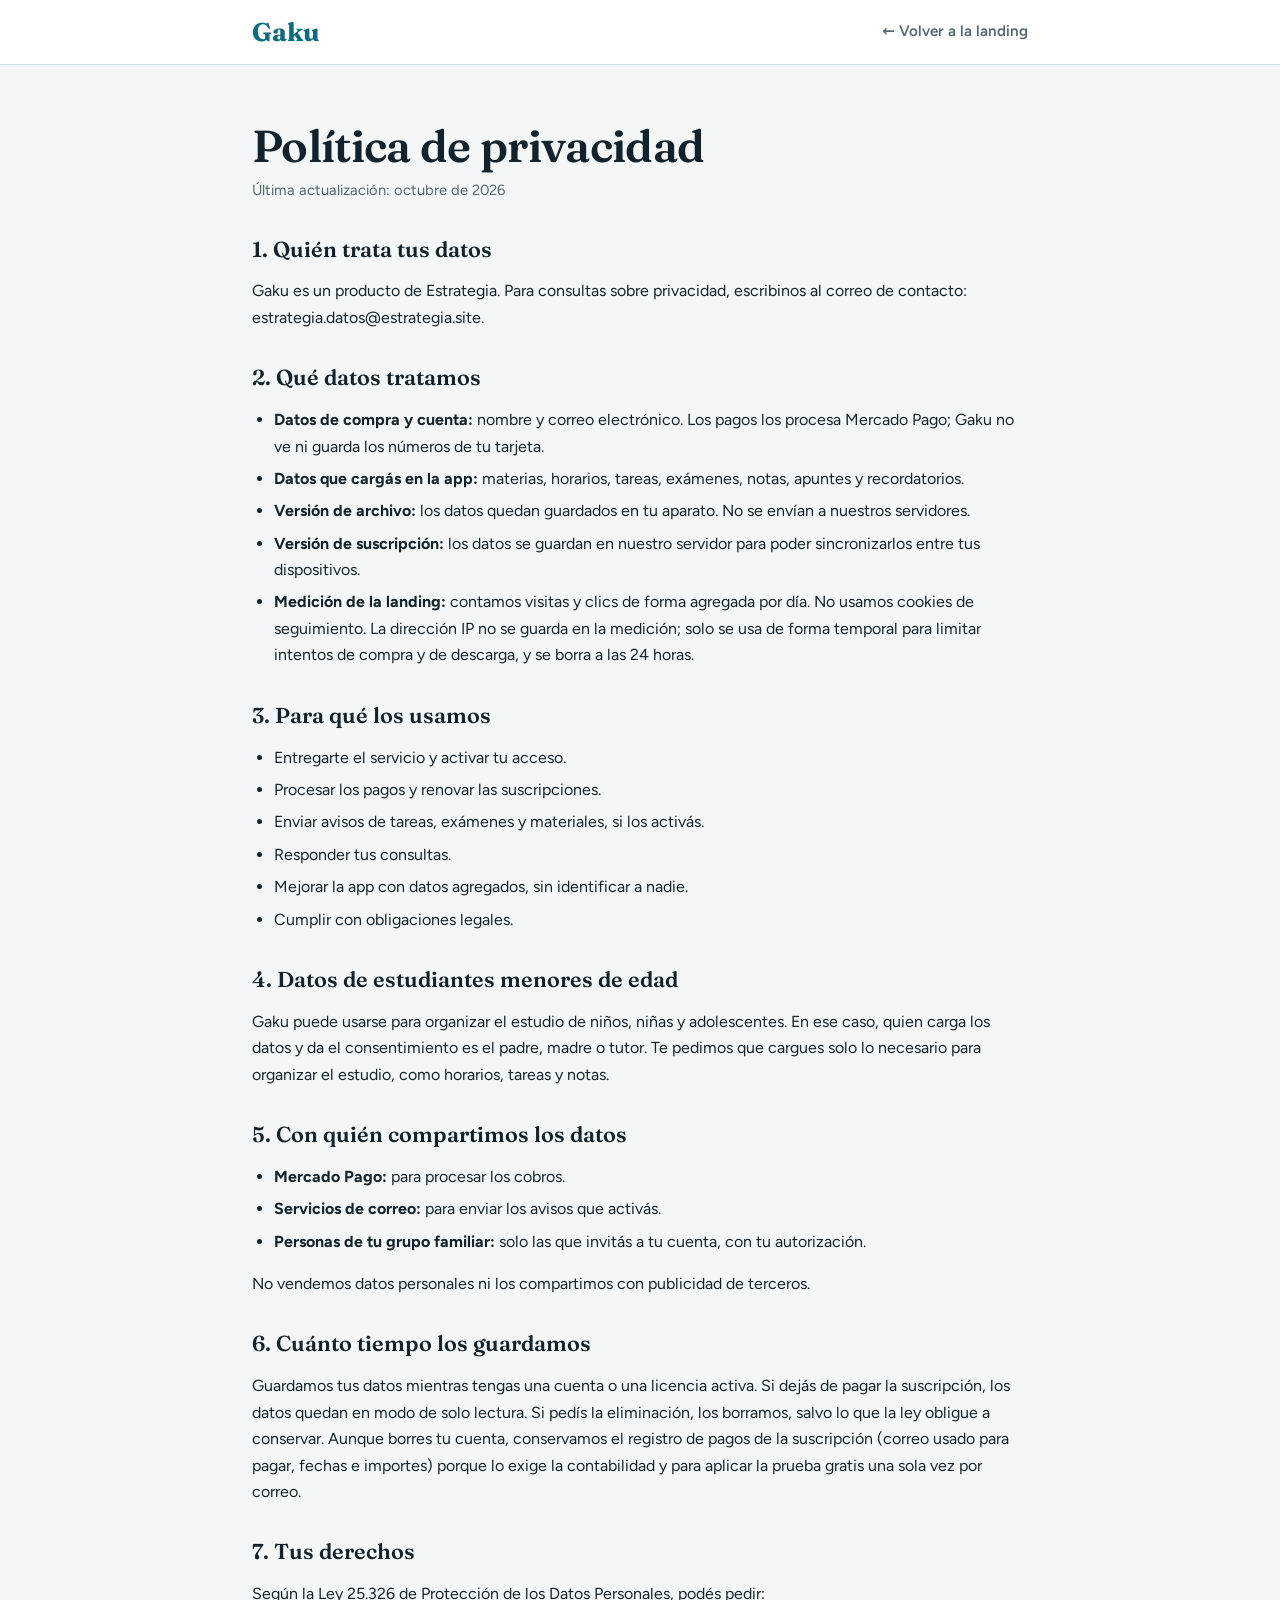
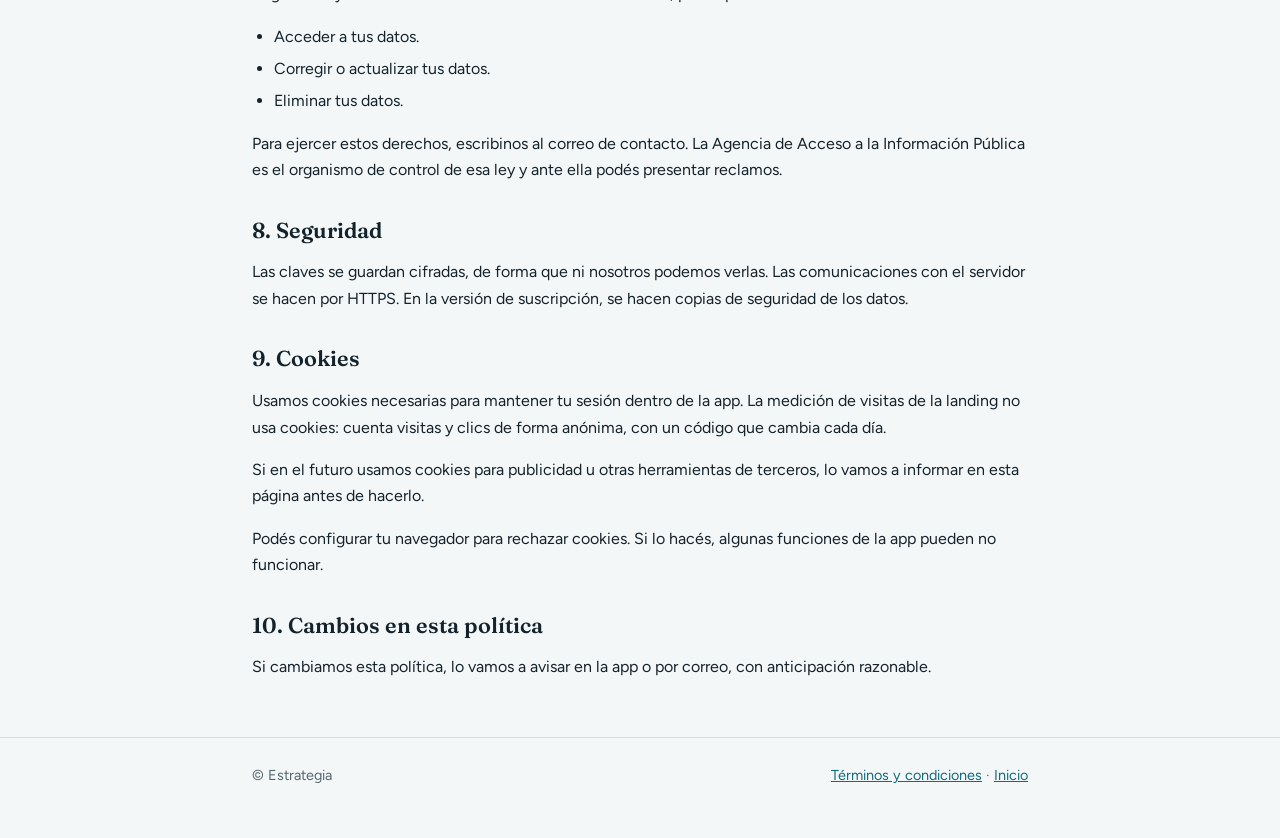
<file: privacidad.html>
<!doctype html>
<html lang="es">
<head>
<meta charset="utf-8">
<meta name="viewport" content="width=device-width,initial-scale=1">
<title>Política de privacidad · Gaku</title>
<meta name="description" content="Cómo Gaku trata tus datos y los de los estudiantes que cargás en la app.">
<meta name="theme-color" content="#f4f7f8">
<link rel="icon" href="data:image/svg+xml,%3Csvg xmlns='http://www.w3.org/2000/svg' viewBox='0 0 32 32'%3E%3Crect width='32' height='32' rx='8' fill='%230f6b7d'/%3E%3Ctext x='16' y='23' font-size='20' font-weight='700' text-anchor='middle' fill='white' font-family='Georgia,serif'%3EG%3C/text%3E%3C/svg%3E">
<style>
@font-face{font-family:Fraunces;font-weight:100 900;font-display:swap;src:url(assets/fonts/fraunces-latin-wght-normal.woff2) format('woff2')}
@font-face{font-family:Figtree;font-weight:300 900;font-display:swap;src:url(assets/fonts/figtree-latin-wght-normal.woff2) format('woff2')}
:root{--bg:#f4f7f8;--surf:#fff;--ink:#14232b;--mut:#55676f;--line:#d3dfe3;--ac:#0f6b7d}
@media(prefers-color-scheme:dark){:root{--bg:#0e171c;--surf:#15232a;--ink:#e8f1f4;--mut:#9db1ba;--line:#29414c;--ac:#5cc0d2}}
*{box-sizing:border-box}
body{margin:0;background:var(--bg);color:var(--ink);font:16px/1.65 Figtree,system-ui,sans-serif;-webkit-text-size-adjust:100%}
.w{max-width:820px;margin:0 auto;padding:0 22px}
header{border-bottom:1px solid var(--line);background:var(--surf)}
header .w{display:flex;align-items:center;justify-content:space-between;height:64px}
.brand{font:700 1.6rem Fraunces,serif;text-decoration:none;color:var(--ac)}
header a.back{text-decoration:none;color:var(--mut);font-weight:600;font-size:.95rem}
main{padding:56px 0 40px}
h1{font:600 clamp(2rem,5vw,2.8rem)/1.1 Fraunces,Georgia,serif;margin:0 0 8px;letter-spacing:-.015em}
h2{font:600 1.35rem/1.2 Fraunces,Georgia,serif;margin:34px 0 10px}
p,li{color:var(--ink)}
ul{padding-left:22px}
li{margin:6px 0}
.upd{color:var(--mut);font-size:.92rem;margin:0 0 28px}
a{color:var(--ac)}
footer{border-top:1px solid var(--line);padding:26px 0 50px;color:var(--mut);font-size:.9rem}
footer .w{display:flex;gap:14px;flex-wrap:wrap;justify-content:space-between}
</style>
</head>
<body>
<header><div class="w">
  <a class="brand" href="index.html">Gaku</a>
  <a class="back" href="index.html">← Volver a la landing</a>
</div></header>

<main><div class="w">
  <h1>Política de privacidad</h1>
  <p class="upd">Última actualización: octubre de 2026</p>

  <h2>1. Quién trata tus datos</h2>
  <p>Gaku es un producto de Estrategia. Para consultas sobre privacidad, escribinos al correo de contacto: estrategia.datos@estrategia.site.</p>

  <h2>2. Qué datos tratamos</h2>
  <ul>
    <li><b>Datos de compra y cuenta:</b> nombre y correo electrónico. Los pagos los procesa Mercado Pago; Gaku no ve ni guarda los números de tu tarjeta.</li>
    <li><b>Datos que cargás en la app:</b> materias, horarios, tareas, exámenes, notas, apuntes y recordatorios.</li>
    <li><b>Versión de archivo:</b> los datos quedan guardados en tu aparato. No se envían a nuestros servidores.</li>
    <li><b>Versión de suscripción:</b> los datos se guardan en nuestro servidor para poder sincronizarlos entre tus dispositivos.</li>
    <li><b>Medición de la landing:</b> contamos visitas y clics de forma agregada por día. No usamos cookies de seguimiento. La dirección IP no se guarda en la medición; solo se usa de forma temporal para limitar intentos de compra y de descarga, y se borra a las 24 horas.</li>
  </ul>

  <h2>3. Para qué los usamos</h2>
  <ul>
    <li>Entregarte el servicio y activar tu acceso.</li>
    <li>Procesar los pagos y renovar las suscripciones.</li>
    <li>Enviar avisos de tareas, exámenes y materiales, si los activás.</li>
    <li>Responder tus consultas.</li>
    <li>Mejorar la app con datos agregados, sin identificar a nadie.</li>
    <li>Cumplir con obligaciones legales.</li>
  </ul>

  <h2>4. Datos de estudiantes menores de edad</h2>
  <p>Gaku puede usarse para organizar el estudio de niños, niñas y adolescentes. En ese caso, quien carga los datos y da el consentimiento es el padre, madre o tutor. Te pedimos que cargues solo lo necesario para organizar el estudio, como horarios, tareas y notas.</p>

  <h2>5. Con quién compartimos los datos</h2>
  <ul>
    <li><b>Mercado Pago:</b> para procesar los cobros.</li>
    <li><b>Servicios de correo:</b> para enviar los avisos que activás.</li>
    <li><b>Personas de tu grupo familiar:</b> solo las que invitás a tu cuenta, con tu autorización.</li>
  </ul>
  <p>No vendemos datos personales ni los compartimos con publicidad de terceros.</p>

  <h2>6. Cuánto tiempo los guardamos</h2>
  <p>Guardamos tus datos mientras tengas una cuenta o una licencia activa. Si dejás de pagar la suscripción, los datos quedan en modo de solo lectura. Si pedís la eliminación, los borramos, salvo lo que la ley obligue a conservar. Aunque borres tu cuenta, conservamos el registro de pagos de la suscripción (correo usado para pagar, fechas e importes) porque lo exige la contabilidad y para aplicar la prueba gratis una sola vez por correo.</p>

  <h2>7. Tus derechos</h2>
  <p>Según la Ley 25.326 de Protección de los Datos Personales, podés pedir:</p>
  <ul>
    <li>Acceder a tus datos.</li>
    <li>Corregir o actualizar tus datos.</li>
    <li>Eliminar tus datos.</li>
  </ul>
  <p>Para ejercer estos derechos, escribinos al correo de contacto. La Agencia de Acceso a la Información Pública es el organismo de control de esa ley y ante ella podés presentar reclamos.</p>

  <h2>8. Seguridad</h2>
  <p>Las claves se guardan cifradas, de forma que ni nosotros podemos verlas. Las comunicaciones con el servidor se hacen por HTTPS. En la versión de suscripción, se hacen copias de seguridad de los datos.</p>

  <h2>9. Cookies</h2>
  <p>Usamos cookies necesarias para mantener tu sesión dentro de la app. La medición de visitas de la landing no usa cookies: cuenta visitas y clics de forma anónima, con un código que cambia cada día.</p>
  <p>Si en el futuro usamos cookies para publicidad u otras herramientas de terceros, lo vamos a informar en esta página antes de hacerlo.</p>
  <p>Podés configurar tu navegador para rechazar cookies. Si lo hacés, algunas funciones de la app pueden no funcionar.</p>

  <h2>10. Cambios en esta política</h2>
  <p>Si cambiamos esta política, lo vamos a avisar en la app o por correo, con anticipación razonable.</p>
</div></main>

<footer><div class="w">
  <span>© Estrategia</span>
  <span><a href="terminos.html">Términos y condiciones</a> · <a href="index.html">Inicio</a></span>
</div></footer>
</body>
</html>
</file>
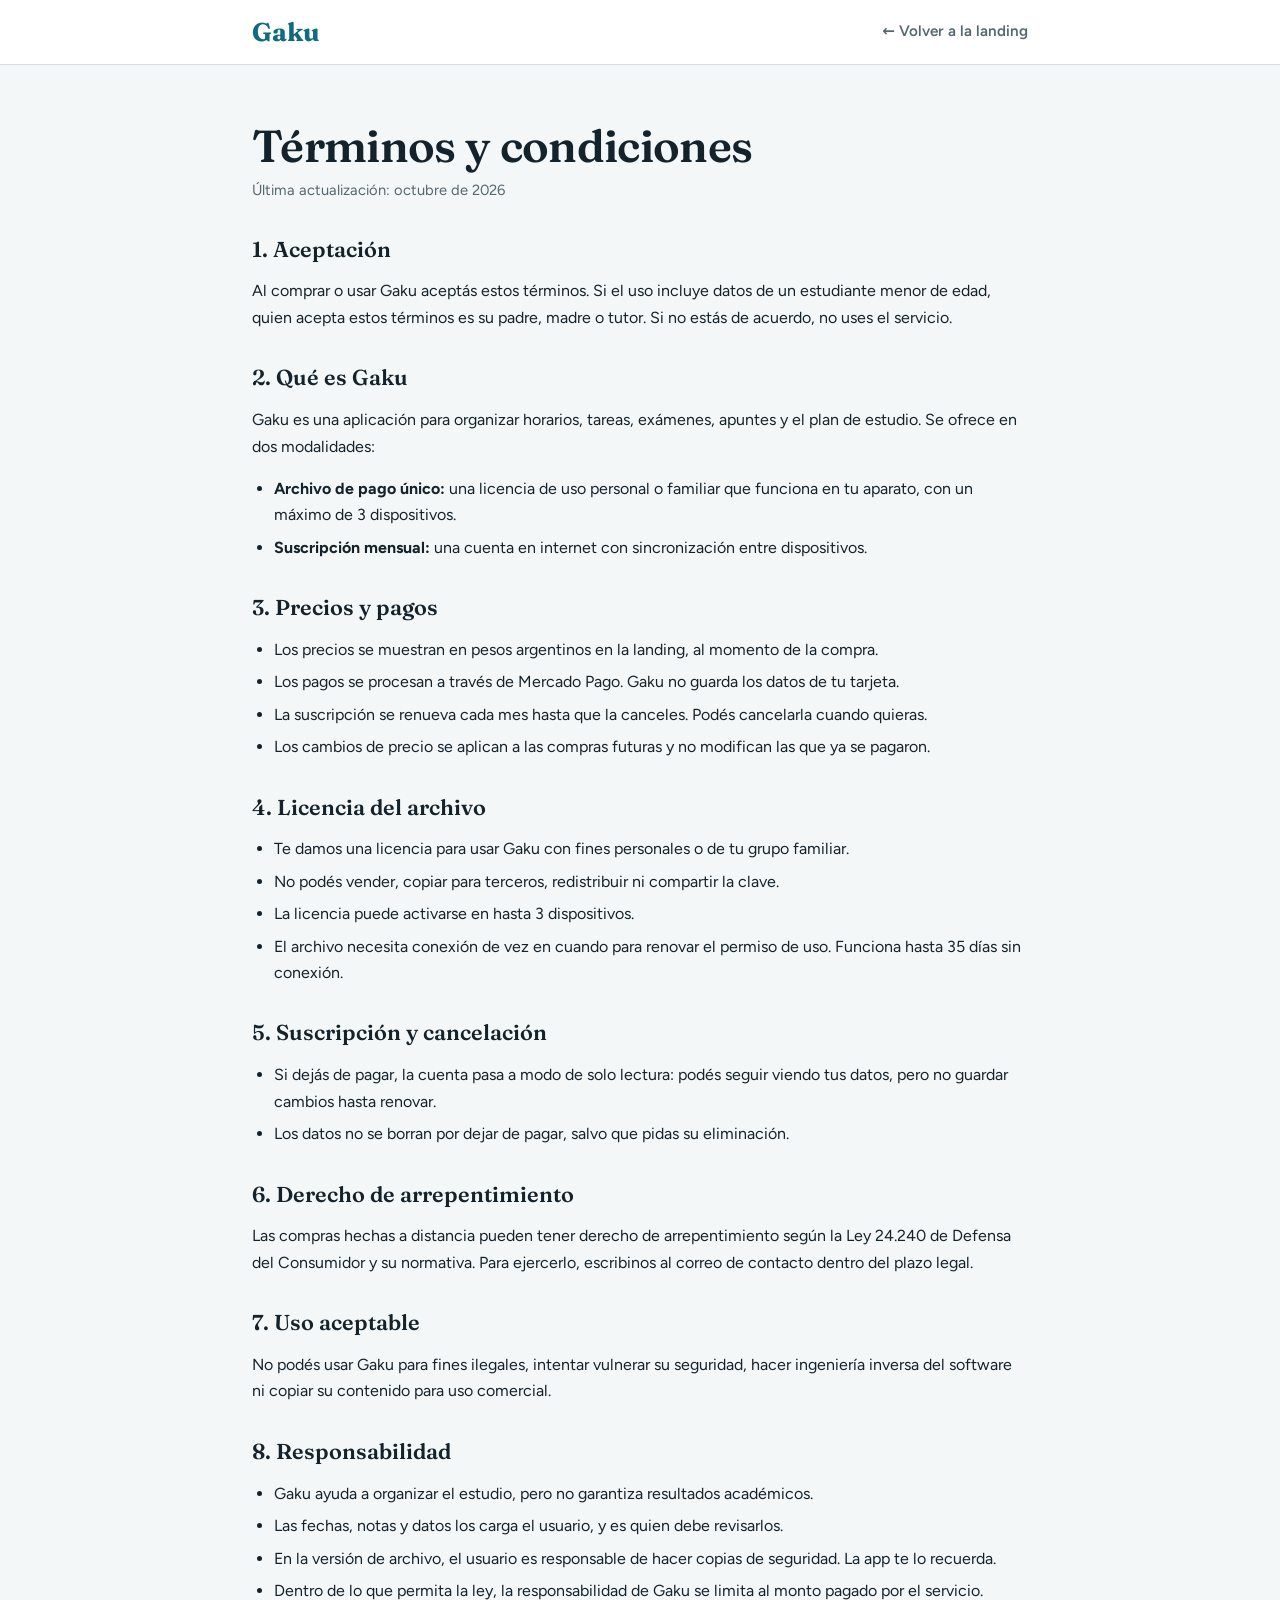
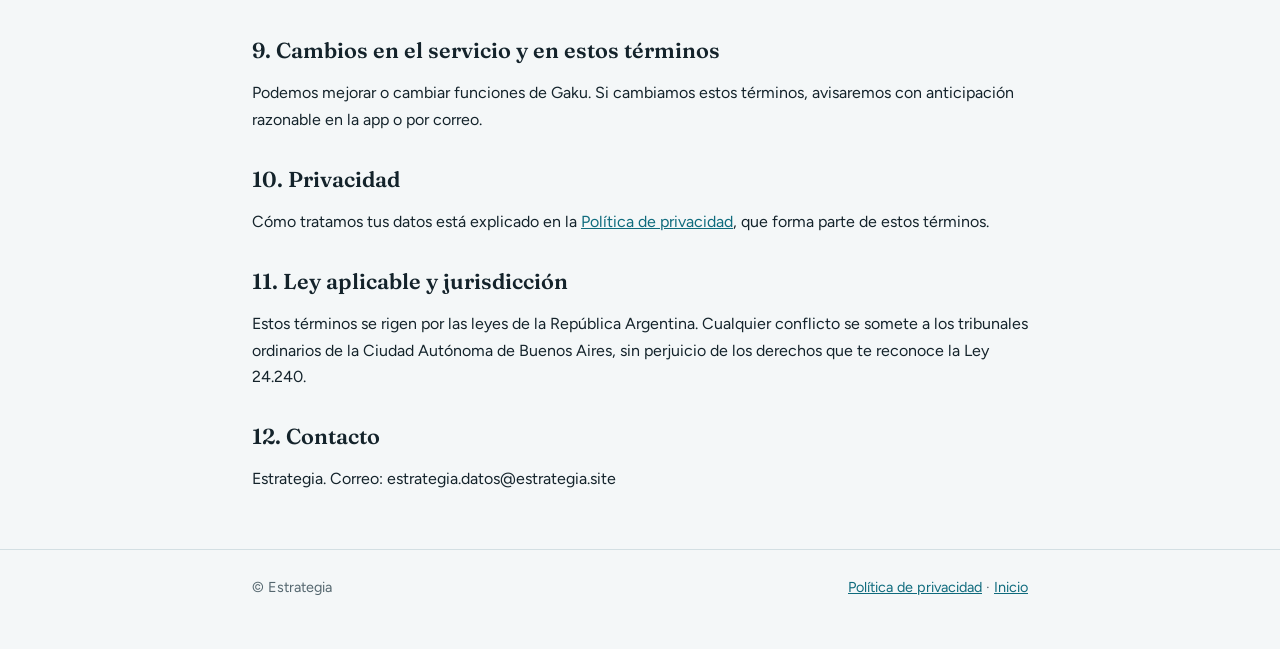
<file: terminos.html>
<!doctype html>
<html lang="es">
<head>
<meta charset="utf-8">
<meta name="viewport" content="width=device-width,initial-scale=1">
<title>Términos y condiciones · Gaku</title>
<meta name="description" content="Términos y condiciones de uso de Gaku, la app para organizar horarios, tareas, exámenes y apuntes.">
<meta name="theme-color" content="#f4f7f8">
<link rel="icon" href="data:image/svg+xml,%3Csvg xmlns='http://www.w3.org/2000/svg' viewBox='0 0 32 32'%3E%3Crect width='32' height='32' rx='8' fill='%230f6b7d'/%3E%3Ctext x='16' y='23' font-size='20' font-weight='700' text-anchor='middle' fill='white' font-family='Georgia,serif'%3EG%3C/text%3E%3C/svg%3E">
<style>
@font-face{font-family:Fraunces;font-weight:100 900;font-display:swap;src:url(assets/fonts/fraunces-latin-wght-normal.woff2) format('woff2')}
@font-face{font-family:Figtree;font-weight:300 900;font-display:swap;src:url(assets/fonts/figtree-latin-wght-normal.woff2) format('woff2')}
:root{--bg:#f4f7f8;--surf:#fff;--ink:#14232b;--mut:#55676f;--line:#d3dfe3;--ac:#0f6b7d}
@media(prefers-color-scheme:dark){:root{--bg:#0e171c;--surf:#15232a;--ink:#e8f1f4;--mut:#9db1ba;--line:#29414c;--ac:#5cc0d2}}
*{box-sizing:border-box}
body{margin:0;background:var(--bg);color:var(--ink);font:16px/1.65 Figtree,system-ui,sans-serif;-webkit-text-size-adjust:100%}
.w{max-width:820px;margin:0 auto;padding:0 22px}
header{border-bottom:1px solid var(--line);background:var(--surf)}
header .w{display:flex;align-items:center;justify-content:space-between;height:64px}
.brand{font:700 1.6rem Fraunces,serif;text-decoration:none;color:var(--ac)}
header a.back{text-decoration:none;color:var(--mut);font-weight:600;font-size:.95rem}
main{padding:56px 0 40px}
h1{font:600 clamp(2rem,5vw,2.8rem)/1.1 Fraunces,Georgia,serif;margin:0 0 8px;letter-spacing:-.015em}
h2{font:600 1.35rem/1.2 Fraunces,Georgia,serif;margin:34px 0 10px}
p,li{color:var(--ink)}
ul{padding-left:22px}
li{margin:6px 0}
.upd{color:var(--mut);font-size:.92rem;margin:0 0 28px}
a{color:var(--ac)}
footer{border-top:1px solid var(--line);padding:26px 0 50px;color:var(--mut);font-size:.9rem}
footer .w{display:flex;gap:14px;flex-wrap:wrap;justify-content:space-between}
</style>
</head>
<body>
<header><div class="w">
  <a class="brand" href="index.html">Gaku</a>
  <a class="back" href="index.html">← Volver a la landing</a>
</div></header>

<main><div class="w">
  <h1>Términos y condiciones</h1>
  <p class="upd">Última actualización: octubre de 2026</p>

  <h2>1. Aceptación</h2>
  <p>Al comprar o usar Gaku aceptás estos términos. Si el uso incluye datos de un estudiante menor de edad, quien acepta estos términos es su padre, madre o tutor. Si no estás de acuerdo, no uses el servicio.</p>

  <h2>2. Qué es Gaku</h2>
  <p>Gaku es una aplicación para organizar horarios, tareas, exámenes, apuntes y el plan de estudio. Se ofrece en dos modalidades:</p>
  <ul>
    <li><b>Archivo de pago único:</b> una licencia de uso personal o familiar que funciona en tu aparato, con un máximo de 3 dispositivos.</li>
    <li><b>Suscripción mensual:</b> una cuenta en internet con sincronización entre dispositivos.</li>
  </ul>

  <h2>3. Precios y pagos</h2>
  <ul>
    <li>Los precios se muestran en pesos argentinos en la landing, al momento de la compra.</li>
    <li>Los pagos se procesan a través de Mercado Pago. Gaku no guarda los datos de tu tarjeta.</li>
    <li>La suscripción se renueva cada mes hasta que la canceles. Podés cancelarla cuando quieras.</li>
    <li>Los cambios de precio se aplican a las compras futuras y no modifican las que ya se pagaron.</li>
  </ul>

  <h2>4. Licencia del archivo</h2>
  <ul>
    <li>Te damos una licencia para usar Gaku con fines personales o de tu grupo familiar.</li>
    <li>No podés vender, copiar para terceros, redistribuir ni compartir la clave.</li>
    <li>La licencia puede activarse en hasta 3 dispositivos.</li>
    <li>El archivo necesita conexión de vez en cuando para renovar el permiso de uso. Funciona hasta 35 días sin conexión.</li>
  </ul>

  <h2>5. Suscripción y cancelación</h2>
  <ul>
    <li>Si dejás de pagar, la cuenta pasa a modo de solo lectura: podés seguir viendo tus datos, pero no guardar cambios hasta renovar.</li>
    <li>Los datos no se borran por dejar de pagar, salvo que pidas su eliminación.</li>
  </ul>

  <h2>6. Derecho de arrepentimiento</h2>
  <p>Las compras hechas a distancia pueden tener derecho de arrepentimiento según la Ley 24.240 de Defensa del Consumidor y su normativa. Para ejercerlo, escribinos al correo de contacto dentro del plazo legal.</p>

  <h2>7. Uso aceptable</h2>
  <p>No podés usar Gaku para fines ilegales, intentar vulnerar su seguridad, hacer ingeniería inversa del software ni copiar su contenido para uso comercial.</p>

  <h2>8. Responsabilidad</h2>
  <ul>
    <li>Gaku ayuda a organizar el estudio, pero no garantiza resultados académicos.</li>
    <li>Las fechas, notas y datos los carga el usuario, y es quien debe revisarlos.</li>
    <li>En la versión de archivo, el usuario es responsable de hacer copias de seguridad. La app te lo recuerda.</li>
    <li>Dentro de lo que permita la ley, la responsabilidad de Gaku se limita al monto pagado por el servicio.</li>
  </ul>

  <h2>9. Cambios en el servicio y en estos términos</h2>
  <p>Podemos mejorar o cambiar funciones de Gaku. Si cambiamos estos términos, avisaremos con anticipación razonable en la app o por correo.</p>

  <h2>10. Privacidad</h2>
  <p>Cómo tratamos tus datos está explicado en la <a href="privacidad.html">Política de privacidad</a>, que forma parte de estos términos.</p>

  <h2>11. Ley aplicable y jurisdicción</h2>
  <p>Estos términos se rigen por las leyes de la República Argentina. Cualquier conflicto se somete a los tribunales ordinarios de la Ciudad Autónoma de Buenos Aires, sin perjuicio de los derechos que te reconoce la Ley 24.240.</p>

  <h2>12. Contacto</h2>
  <p>Estrategia. Correo: estrategia.datos@estrategia.site</p>
</div></main>

<footer><div class="w">
  <span>© Estrategia</span>
  <span><a href="privacidad.html">Política de privacidad</a> · <a href="index.html">Inicio</a></span>
</div></footer>
</body>
</html>
</file>
